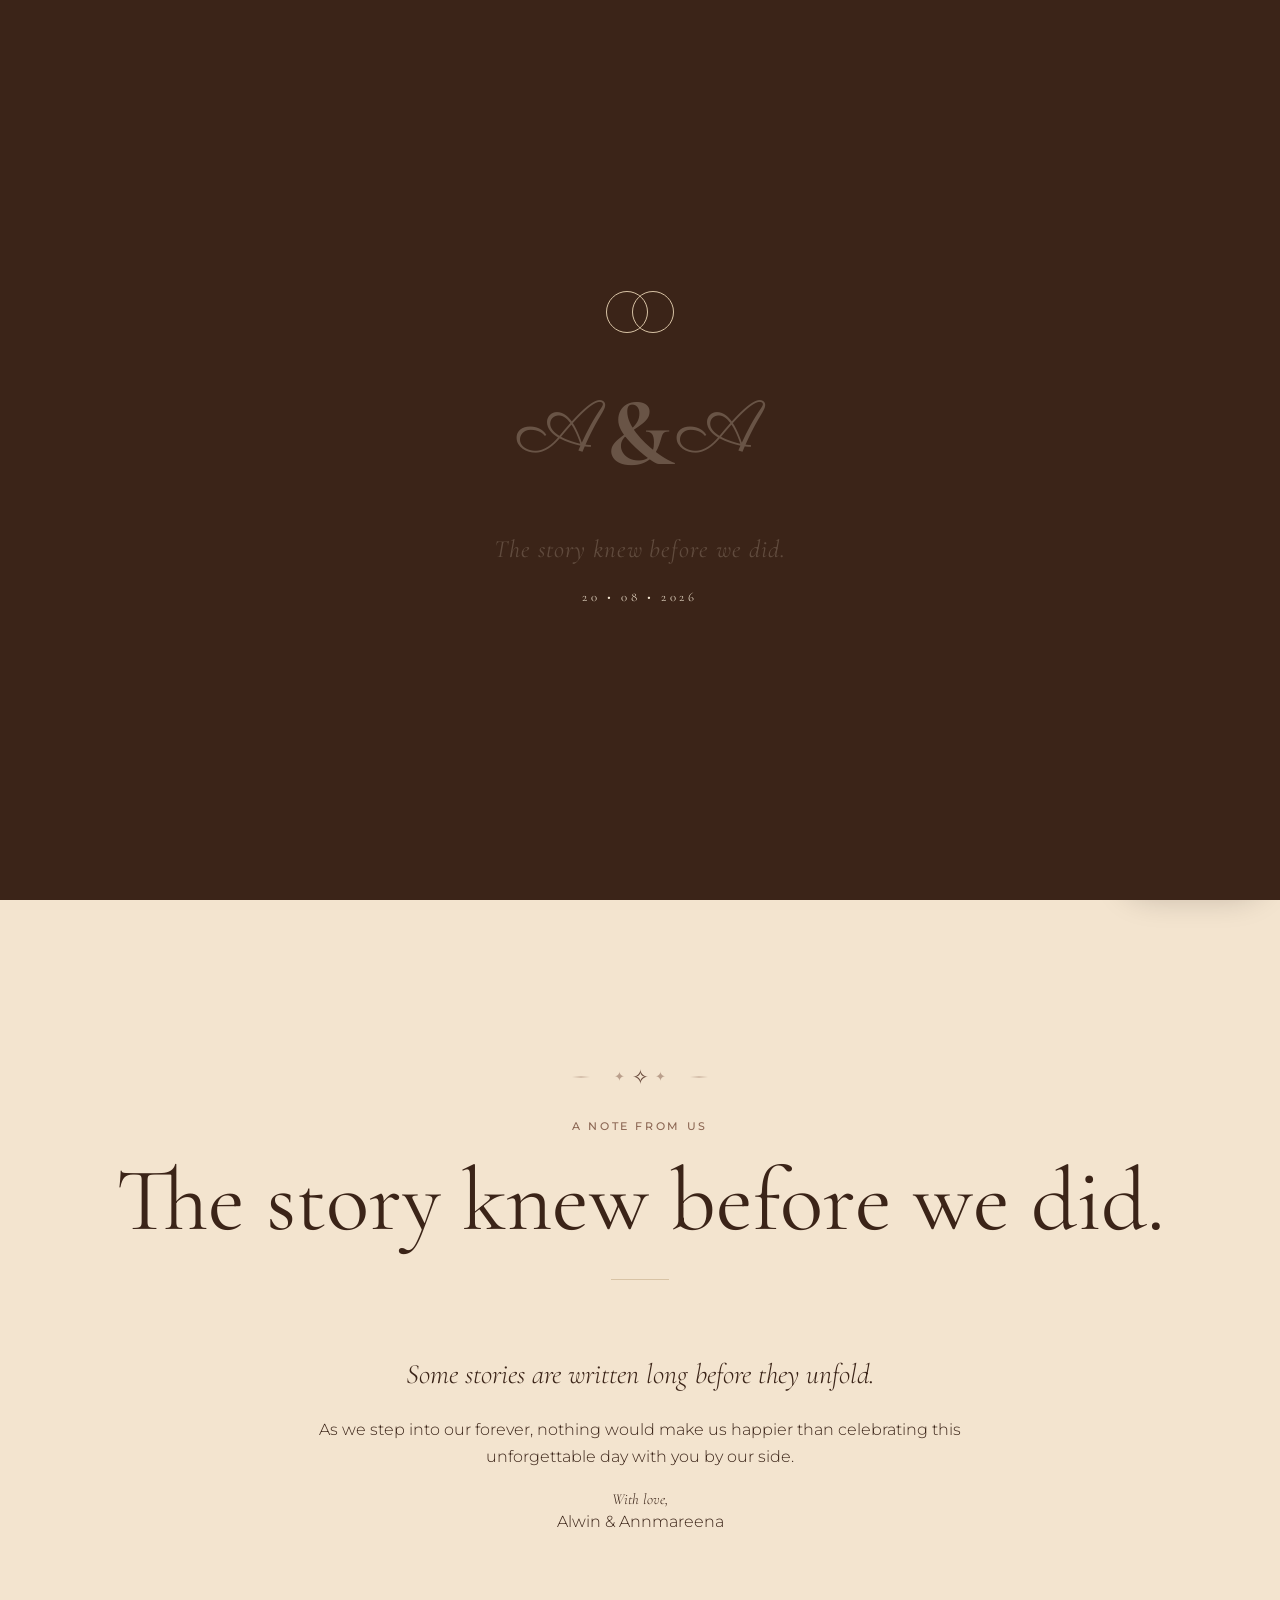
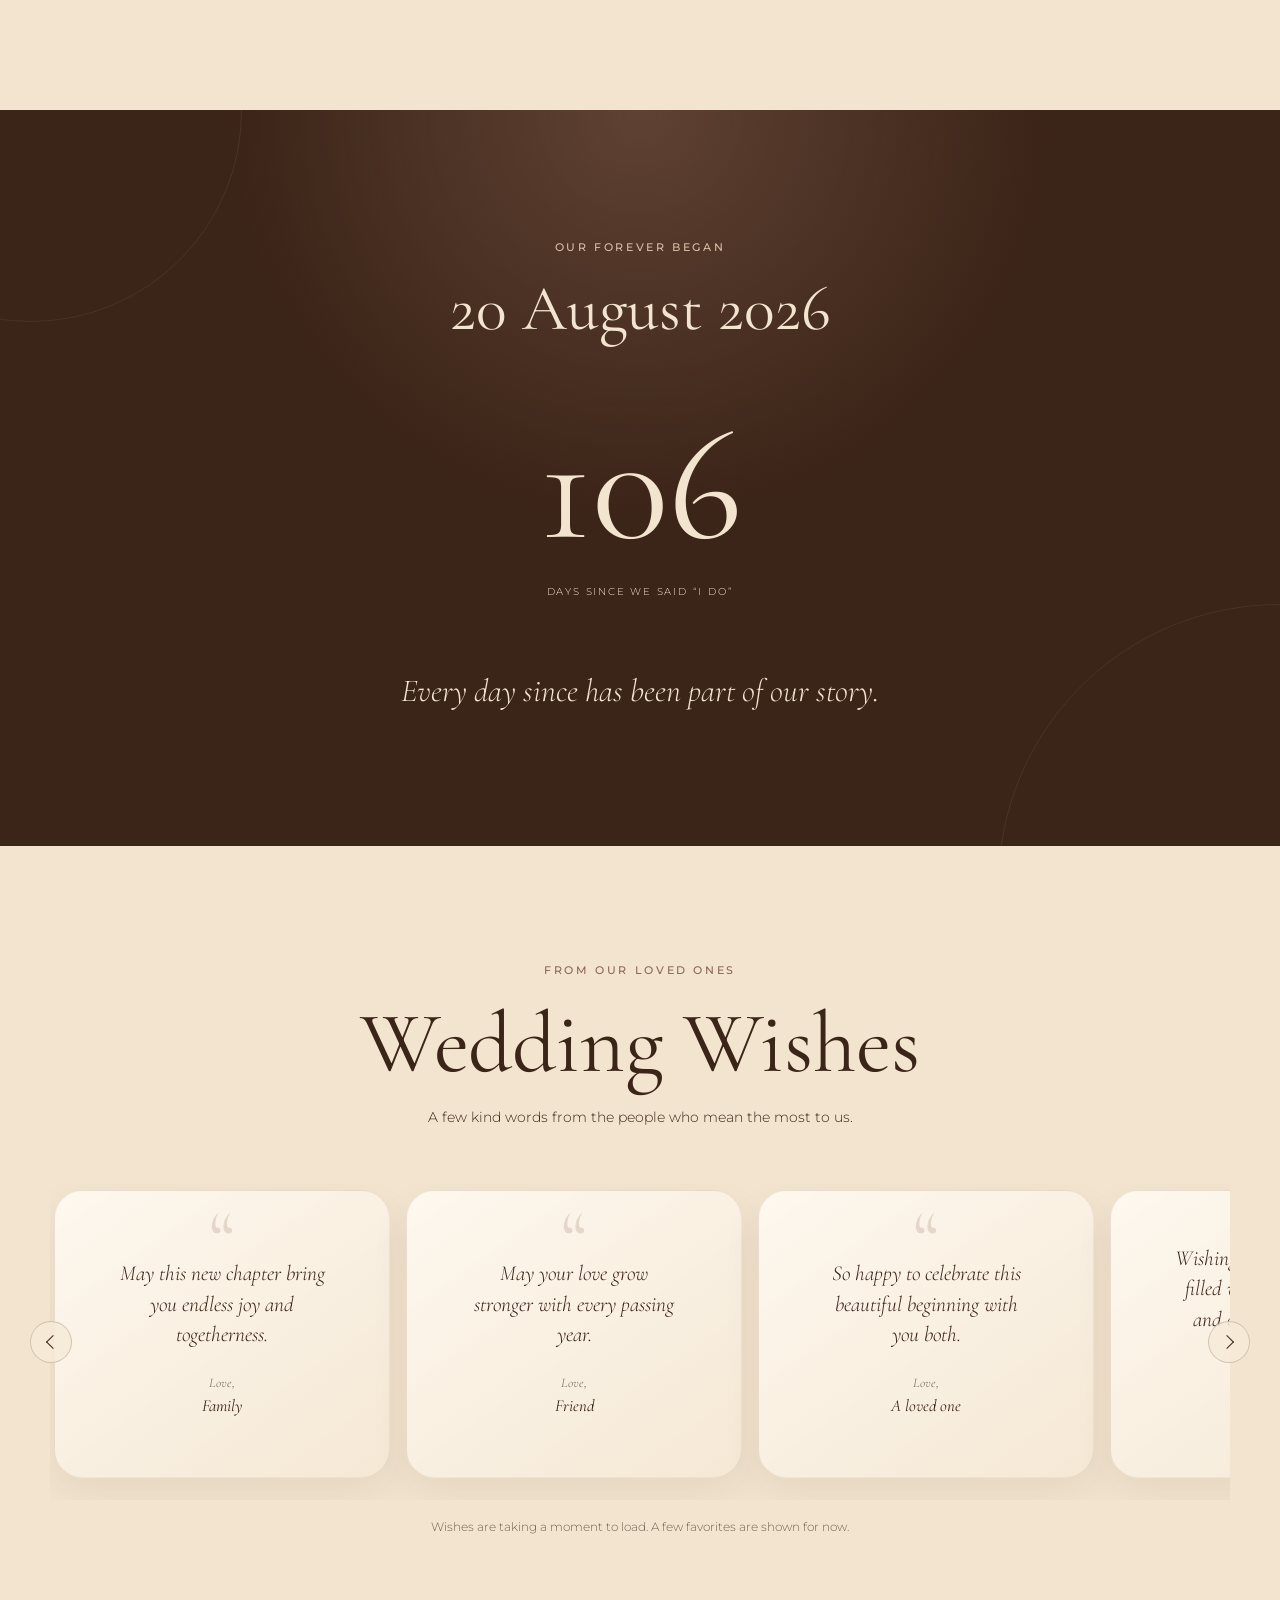
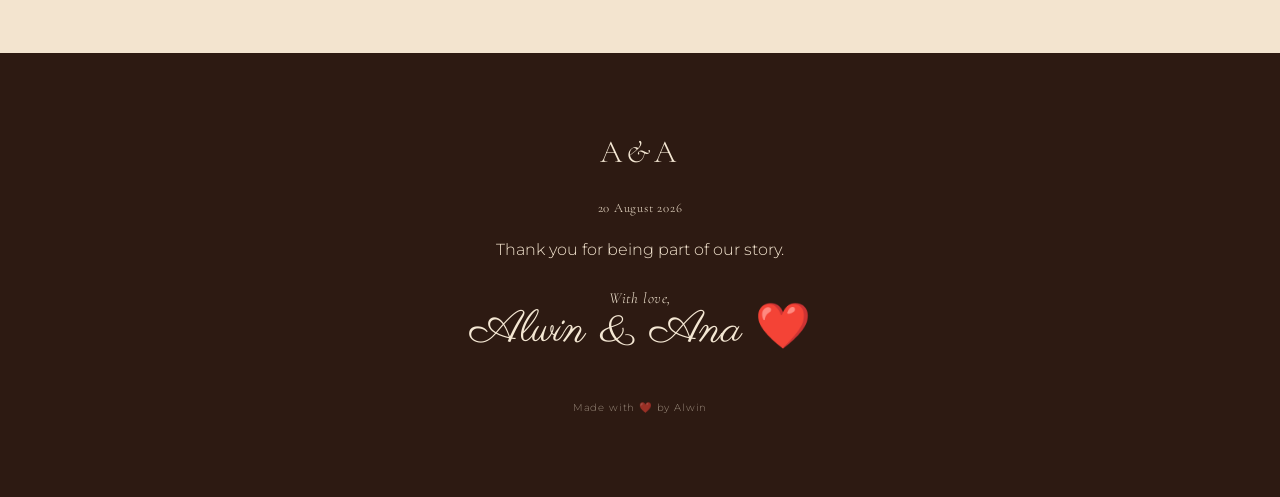
<file: index.html>
<!doctype html>
<html lang="en">
<head>
  <meta charset="utf-8">
  <meta name="viewport" content="width=device-width, initial-scale=1, viewport-fit=cover">
  <meta name="theme-color" content="#24140e">
  <meta name="apple-mobile-web-app-capable" content="yes">
  <meta name="apple-mobile-web-app-status-bar-style" content="black-translucent">
  <meta name="description" content="Celebrate the wedding of Alwin and Annmareena on 20 August 2026 in Koratty, Kerala.">
  <meta property="og:title" content="Alwin & Annmareena — 20 August 2026">
  <meta property="og:description" content="The story knew before we did. Join us as we celebrate our wedding day.">
  <meta property="og:type" content="website">
  <meta property="og:url" content="https://alwinannmareena.com/">
  <meta property="og:image" content="https://alwinannmareena.com/assets/images/og-preview.jpg">
  <meta property="og:image:secure_url" content="https://alwinannmareena.com/assets/images/og-preview.jpg">
  <meta property="og:image:type" content="image/jpeg">
  <meta property="og:image:alt" content="Wedding rings for Alwin and Annmareena">
  <meta property="og:image:width" content="1200">
  <meta property="og:image:height" content="630">
  <meta name="twitter:card" content="summary_large_image">
  <meta name="twitter:image" content="https://alwinannmareena.com/assets/images/og-preview.jpg">
  <link rel="canonical" href="https://alwinannmareena.com/">
  <link rel="icon" href="favicon.svg" type="image/svg+xml">
  <link rel="apple-touch-icon" href="assets/images/rings-hero.jpg">
  <title>💍 Alwin &amp; Annmareena | Wedding Invitation</title>

  <link rel="preconnect" href="https://fonts.googleapis.com">
  <link rel="preconnect" href="https://fonts.gstatic.com" crossorigin>
  <link href="https://fonts.googleapis.com/css2?family=Cormorant+Garamond:ital,wght@0,400;0,500;0,600;1,400;1,500&family=Montserrat:wght@300;400;500;600&family=Parisienne&display=swap" rel="stylesheet">
  <link rel="stylesheet" href="styles.css">
</head>
<body>
  <div class="page-progress" aria-hidden="true"><span></span></div>
  <div class="preloader" aria-hidden="true">
    <div class="preloader__rings"><span></span><span></span></div>
    <div class="preloader__mark"><span>A</span><b>&</b><span>A</span></div>
    <p class="preloader__quote">The story knew before we did.</p>
    <p class="preloader__date">20 • 08 • 2026</p>
  </div>

  <header class="site-header" id="siteHeader">
    <a class="monogram" href="#home" aria-label="Back to top"><span>A</span><i>&</i><span>A</span></a>
    <nav aria-label="Main navigation">
      <a href="#wishes">Wishes</a>
    </nav>
  </header>

  <main>
    <section class="hero" id="home" aria-label="Wedding introduction">
      <div class="hero__slideshow" aria-hidden="true">
        <div class="hero__slide is-active" style="--hero-image: url('assets/images/hero/hero-1.png')"></div>
        <div class="hero__slide" style="--hero-image: url('assets/images/hero/hero-2.png')"></div>
        <div class="hero__slide" style="--hero-image: url('assets/images/hero/hero-3.png')"></div>
        <div class="hero__slide" style="--hero-image: url('assets/images/hero/hero-4.png')"></div>
      </div>
      <div class="hero__overlay"></div>
      <div class="hero__grain"></div>
      <div class="hero__content">
        <p class="eyebrow hero-reveal hero-reveal--1">Together with their families</p>
        <h1><span class="hero-reveal hero-reveal--2">Alwin</span><em class="hero-reveal hero-reveal--3">&</em><span class="hero-reveal hero-reveal--4">Annmareena</span></h1>
        <div class="hero__rule hero-reveal hero-reveal--5"></div>
        <p class="hero__date hero-reveal hero-reveal--5">20 August 2026</p>
        <p class="hero__location hero-reveal hero-reveal--5">Koratty, Kerala</p>
      </div>

      <button class="music-button" id="musicButton" type="button" aria-pressed="false" aria-label="Play song">
        <span class="music-button__disc" aria-hidden="true">♫</span>
        <span class="music-button__text"><strong class="music-button__label">Play song</strong></span>
      </button>

      <a class="scroll-cue" href="#quote" aria-label="Scroll to invitation">
        <span>Scroll to begin</span>
        <i></i>
      </a>
    </section>

    <section class="quote-section reveal" id="quote">
      <div class="ornament" aria-hidden="true">
        <span>✦</span>
        <span>✧</span>
        <span>✦</span>
      </div>
      <p class="section-kicker">A note from us</p>
      <h2>The story knew before we did.</h2>
      <span class="short-rule"></span>
      <p class="quote-lead">Some stories are written long before they unfold.</p>
      <p class="quote-copy">As we step into our forever, nothing would make us happier than celebrating this unforgettable day with you by our side.</p>
      <p class="signature"><span>With love,</span> Alwin &amp; Annmareena</p>
    </section>

    <section class="countdown-section reveal" aria-labelledby="marriageDaysTitle">
      <p class="section-kicker">Our forever began</p>
      <h2 id="marriageDaysTitle">20 August 2026</h2>
      <div class="countdown countdown--marriage" data-marriage-date="2026-08-20" aria-live="polite">
        <div>
          <strong id="marriageDays">00</strong>
          <span>Days Since We Said “I Do”</span>
        </div>
      </div>
      <p class="countdown-note">Every day since has been part of our story.</p>
    </section>

    <section class="wishes-section reveal" id="wishes" aria-labelledby="wishesTitle">
      <div class="wishes-heading">
        <p class="section-kicker">From our loved ones</p>
        <h2 id="wishesTitle">Wedding Wishes</h2>
        <p>A few kind words from the people who mean the most to us.</p>
      </div>

      <div class="wishes-carousel">
        <button class="wishes-nav wishes-nav--prev" id="wishesPrev" type="button" aria-label="Previous wishes">
          <span aria-hidden="true"></span>
        </button>

        <div class="wishes-track" id="wishesTrack" aria-live="polite">
          <article class="wish-card">
            <p>Wishing you both a lifetime filled with love, laughter, and countless beautiful memories.</p>
            <footer><span>Love,</span> With love</footer>
          </article>
          <article class="wish-card">
            <p>May this new chapter bring you endless joy and togetherness.</p>
            <footer><span>Love,</span> Family</footer>
          </article>
          <article class="wish-card">
            <p>So happy to celebrate this beautiful beginning with you both.</p>
            <footer><span>Love,</span> A loved one</footer>
          </article>
          <article class="wish-card">
            <p>May your love grow stronger with every passing year.</p>
            <footer><span>Love,</span> Friend</footer>
          </article>
        </div>

        <button class="wishes-nav wishes-nav--next" id="wishesNext" type="button" aria-label="Next wishes">
          <span aria-hidden="true"></span>
        </button>
      </div>

      <button class="wishes-secondary-cta" type="button" hidden>Add Your Wish ❤️</button>

      <p class="wishes-fallback" id="wishesFallback" hidden>
        Wishes are taking a moment to load. A few favorites are shown for now.
      </p>
    </section>
  </main>

  <div class="wish-modal" id="wishModal" hidden>
    <div class="wish-modal__backdrop" data-wish-close></div>
    <div class="wish-modal__panel" role="dialog" aria-modal="true" aria-labelledby="wishModalTitle" aria-describedby="wishModalDescription">
      <button class="wish-modal__close" type="button" data-wish-close aria-label="Close wish form"></button>
      <div class="wish-modal__intro">
        <p class="section-kicker">Share a blessing</p>
        <h2 id="wishModalTitle">Leave a Blessing</h2>
        <p id="wishModalDescription">A few kind words for the beginning of our forever.</p>
        <span aria-hidden="true"></span>
      </div>
      <form class="wish-form" id="wishForm" novalidate>
        <div class="form-field">
          <label for="wishName">Your name</label>
          <input id="wishName" name="name" type="text" autocomplete="name" placeholder="John &amp; Maria" required>
          <small class="field-error" data-error-for="wishName"></small>
        </div>

        <div class="form-field">
          <label for="wishMessage">Your blessing</label>
          <textarea id="wishMessage" name="wish" rows="4" maxlength="180" placeholder="Share a blessing, prayer, or a few kind words for us…" required></textarea>
          <div class="wish-form__meta">
            <small class="field-error" data-error-for="wishMessage"></small>
            <small id="wishCount" hidden>180 characters remaining</small>
          </div>
        </div>

        <button class="button rsvp-submit wish-submit" type="submit">
          <span>Share My Blessing ❤️</span><b aria-hidden="true"></b>
        </button>

        <div class="form-status" id="wishStatus" role="status" aria-live="polite"></div>
      </form>

      <div class="wish-success" id="wishSuccess" hidden aria-live="polite">
        <div class="wish-success__mark" aria-hidden="true">❤️</div>
        <p class="section-kicker">Thank you.</p>
        <h2>Your blessing has been received.</h2>
        <p>Soon, it will become part of our wedding story.</p>
        <span aria-hidden="true">✦</span>
        <button class="button rsvp-submit wish-success__close" type="button" data-wish-close>
          <span>Close</span><b aria-hidden="true"></b>
        </button>
      </div>
    </div>
  </div>

  <footer>
    <div class="footer-monogram"><span>A</span><i>&</i><span>A</span></div>
    <p class="footer-date">20 August 2026</p>
    <p>Thank you for being part of our story.</p>
    <p class="signature signature--footer"><span>With love,</span> Alwin &amp; Ana ❤️</p>
    <p class="made-by">Made with ❤️ by Alwin</p>
  </footer>

  <audio id="weddingAudio" preload="metadata" loop>
    <source src="assets/audio/wedding-song.mp3" type="audio/mpeg">
  </audio>

  <script src="script.js"></script>
</body>
</html>
</file>
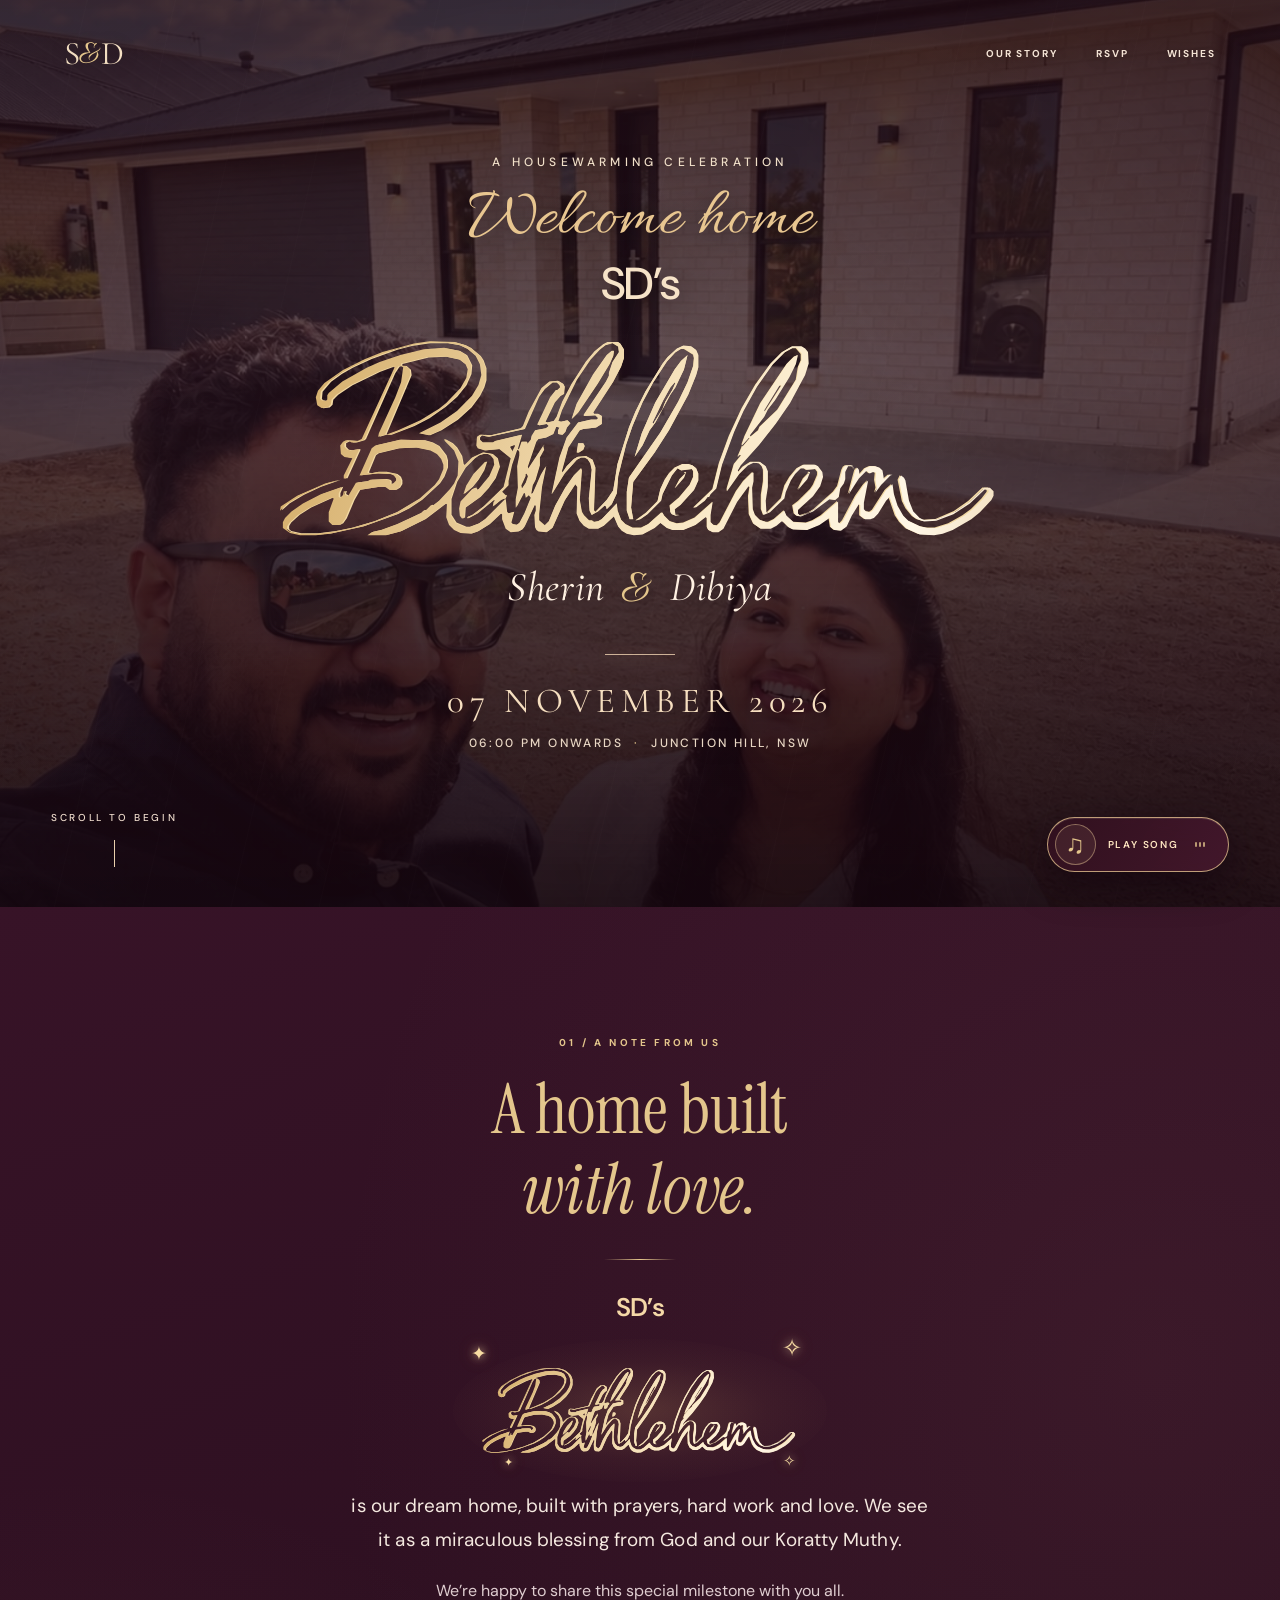
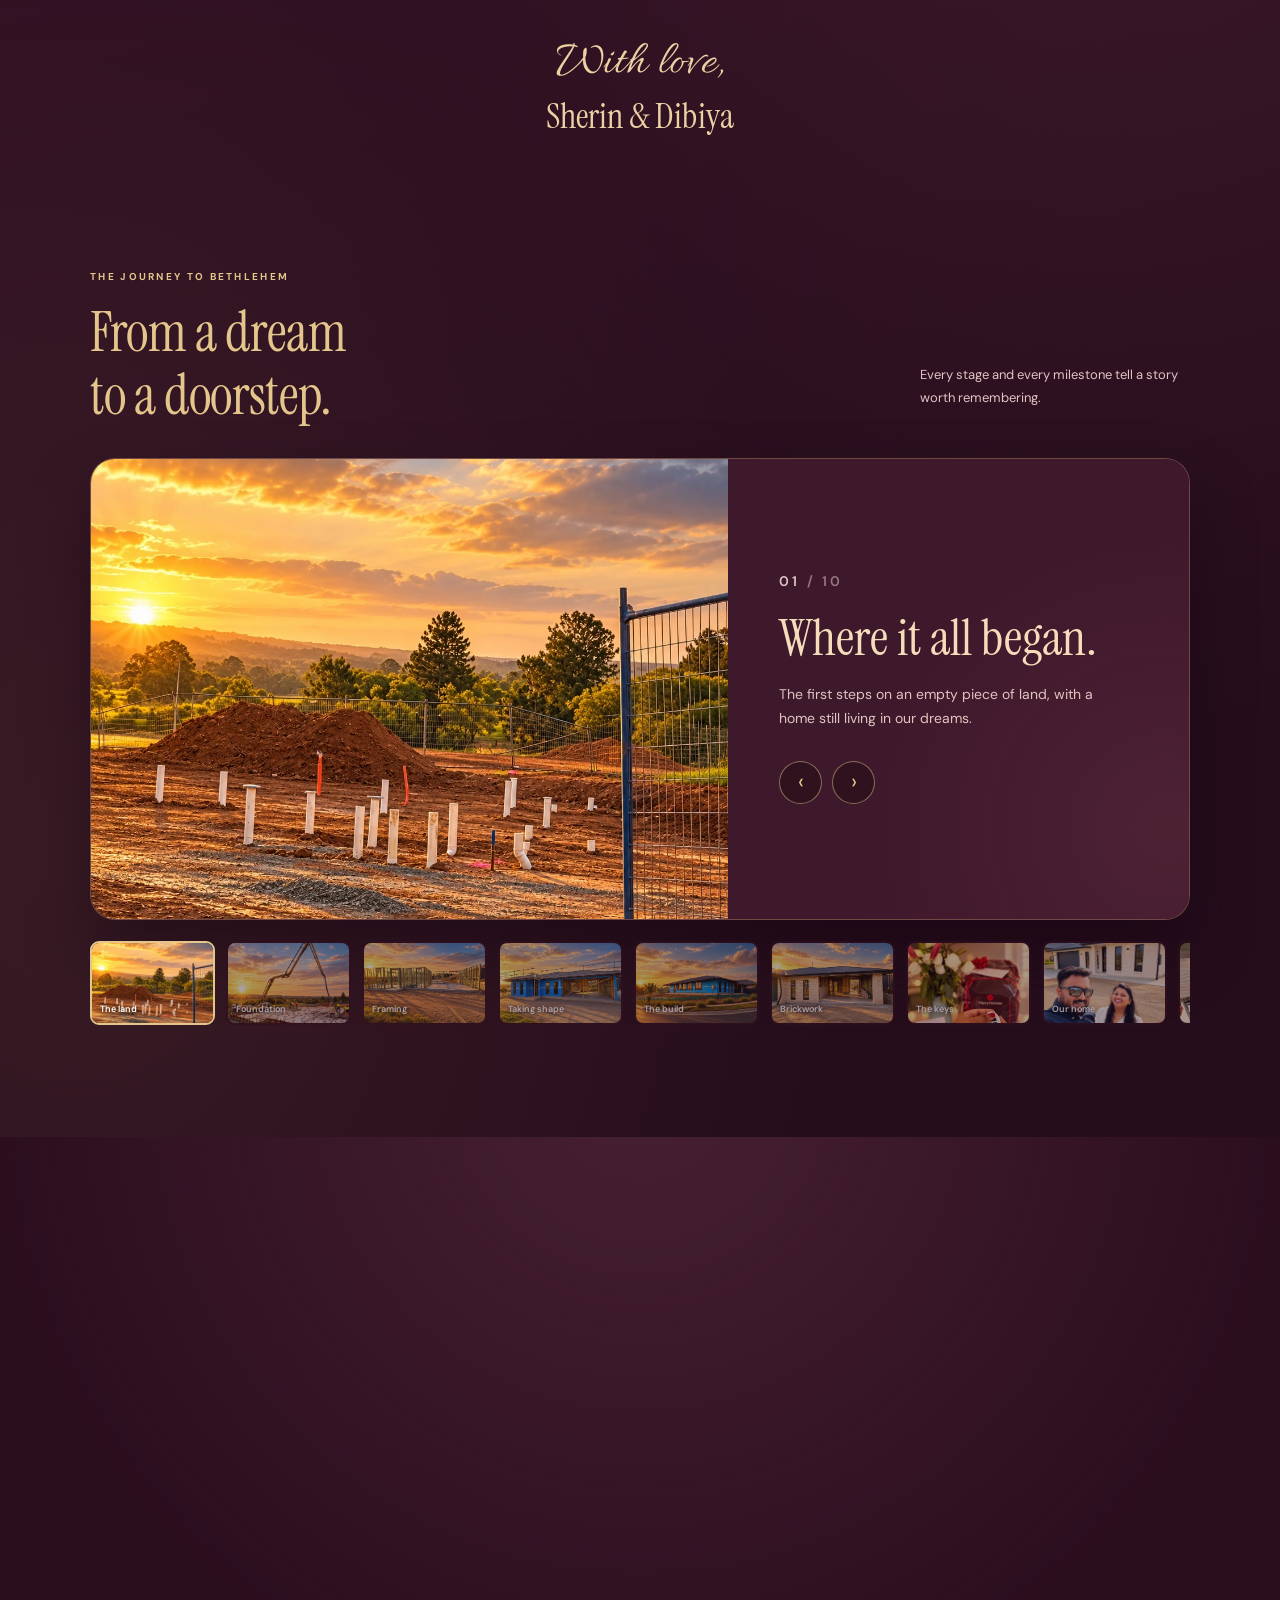
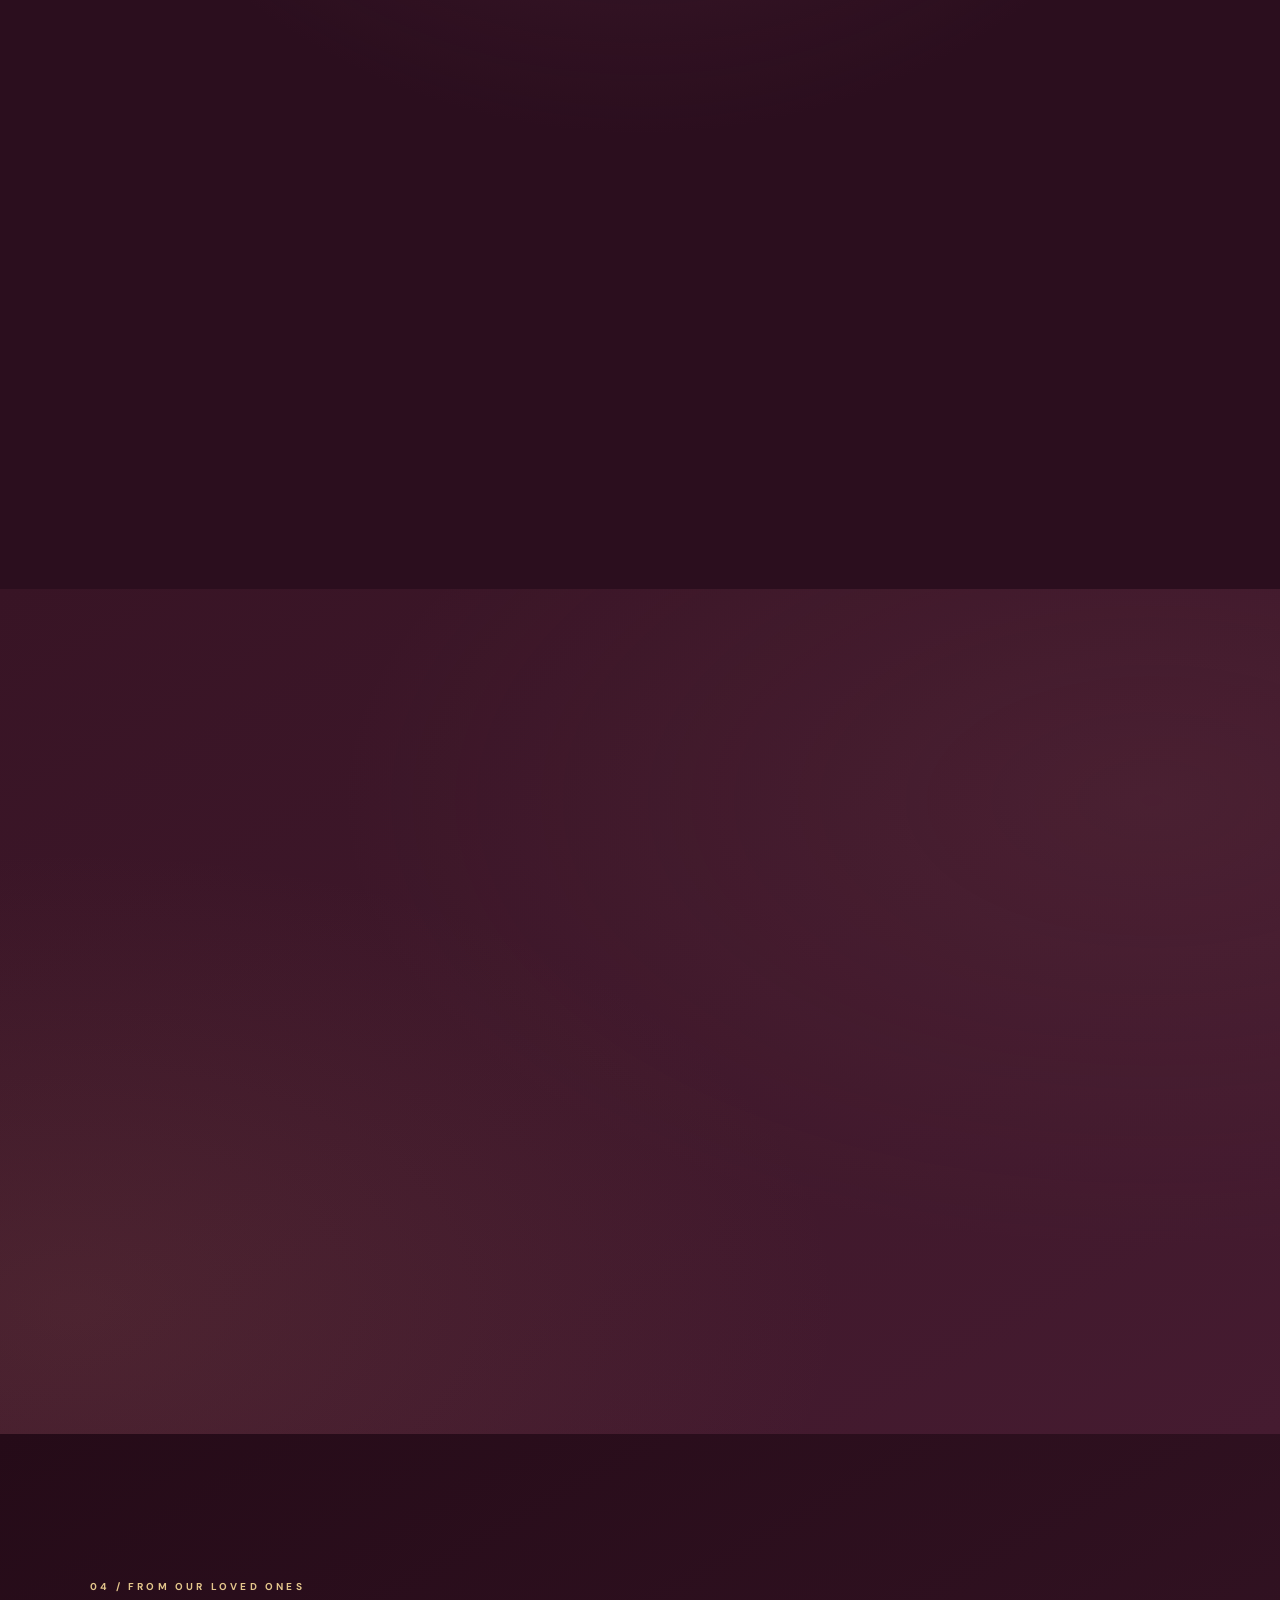
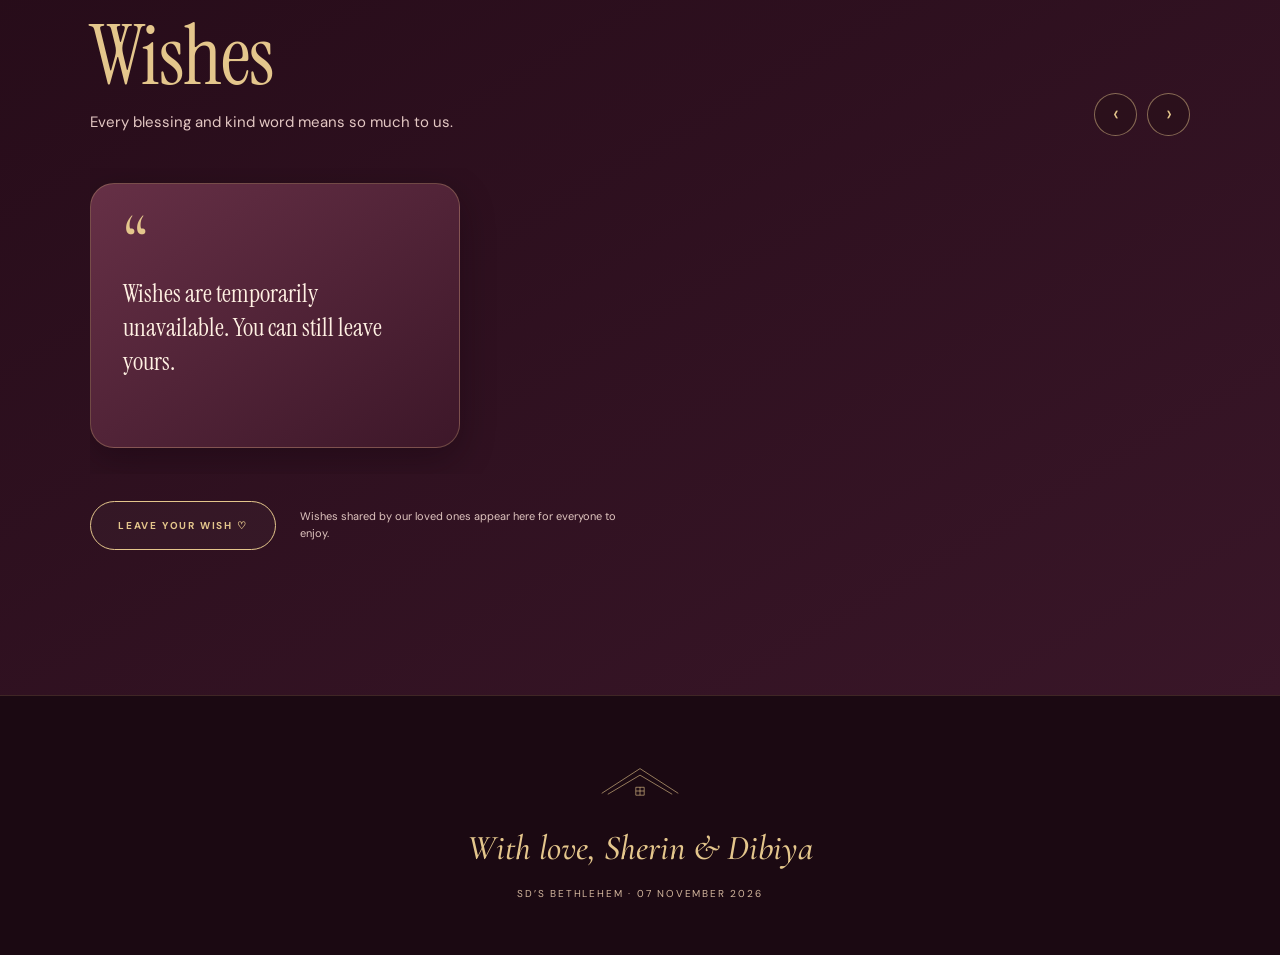
<file: engagement/index.html>
<!doctype html>
<html lang="en">
<head>
  <meta charset="utf-8">
  <meta name="viewport" content="width=device-width,initial-scale=1,viewport-fit=cover">
  <meta name="theme-color" content="#280d1b">
  <meta name="robots" content="noindex,nofollow">
  <meta name="description" content="Sherin and Dibiya invite you to celebrate SD’s BETHLEHEM on Saturday 7 November 2026 in Junction Hill, NSW.">
  <title>SD’s BETHLEHEM | Sherin &amp; Dibiya</title>
  <link rel="preconnect" href="https://fonts.googleapis.com">
  <link rel="preconnect" href="https://fonts.gstatic.com" crossorigin>
  <link href="https://fonts.googleapis.com/css2?family=Allura&amp;family=Cormorant+Garamond:ital,wght@0,400;0,500;0,600;1,400;1,500;1,600&amp;family=DM+Sans:wght@400;500;600;700&amp;family=Instrument+Serif:ital@0;1&amp;display=swap" rel="stylesheet">
  <style>
  :root { --ink:#280d1b;--deep:#210b16;--burgundy:#481a30;--wine:#60283d;--gold:#e4c68c;--muted-gold:#bea06b;--ivory:#fff4e6;--soft:#dfc6b6;--hair:#b78f6b67;--font-display:"Cormorant Garamond","EB Garamond",Georgia,serif;--font-editorial:"Instrument Serif",Georgia,serif;--font-script:"Allura","Z003",cursive;--font-body:"DM Sans",Arial,sans-serif; }
  *,*::before,*::after{box-sizing:border-box}html{scroll-behavior:smooth;scroll-padding-top:30px}body{margin:0;background:var(--ink);color:var(--ivory);font:400 15px/1.75 var(--font-body);-webkit-font-smoothing:antialiased}body.modal-open{overflow:hidden}button,input,textarea{font:inherit}a{color:inherit}button{cursor:pointer}button:focus-visible,a:focus-visible,input:focus-visible,textarea:focus-visible{outline:3px solid var(--gold);outline-offset:4px}p{margin:0 0 18px}h1,h2,h3{font-family:var(--font-display);font-weight:500;margin:0}button,a{-webkit-tap-highlight-color:transparent}img{max-width:100%}.container{width:min(1100px,calc(100% - 48px));margin-inline:auto}.eyebrow{font:700 10px/1.5 var(--font-body);letter-spacing:.32em;text-transform:uppercase;color:var(--gold)}.serif{font-family:var(--font-display)}.script{font-family:var(--font-script)}.pill{min-height:49px;padding:12px 27px;border-radius:999px;display:inline-flex;justify-content:center;align-items:center;gap:10px;text-decoration:none;border:1px solid var(--gold);font:700 10px/1.5 var(--font-body);letter-spacing:.18em;text-transform:uppercase;transition:background .28s ease,color .28s ease,box-shadow .28s ease,transform .28s ease}.pill:hover{transform:translateY(-3px);box-shadow:0 11px 28px #03000150}.pill--gold{background:var(--gold);color:var(--ink);box-shadow:0 10px 25px #0700064d}.pill--gold:hover{background:#f1d9a7}.pill--outline{background:#ffffff07;color:var(--gold)}.pill--outline:hover{background:#e4c68c1f}.icon-btn{width:43px;height:43px;display:grid;place-items:center;border:1px solid #e4c68c80;border-radius:50%;background:#2a111ab3;color:var(--gold);font-size:22px;line-height:1;transition:background .2s,transform .2s}.icon-btn:hover{background:#784b52;transform:translateY(-2px)}.sr-only{position:absolute;width:1px;height:1px;overflow:hidden;clip:rect(0 0 0 0);white-space:nowrap}.ambient{position:absolute;inset:0;z-index:-1;pointer-events:none;background:radial-gradient(ellipse at 90% 25%,#864c5626 0,transparent 50%),radial-gradient(ellipse at 6% 85%,#a16c5425 0,transparent 45%)}.gold-line{width:72px;height:1px;background:linear-gradient(90deg,transparent,var(--gold),transparent);margin:24px auto}.section-title{font-size:clamp(3.4rem,7vw,6.3rem);letter-spacing:-.045em;line-height:.9;color:var(--gold)}.section-title em{font-weight:400}
  /* A portrait-led hero, with typography on uninterrupted burgundy. */
  .hero{display:grid;grid-template-columns:50% 50%;min-height:100svh;position:relative;isolation:isolate;background:var(--deep)}.hero-media{position:relative;min-height:100svh;overflow:hidden;background:#5c3b42}.hero-photo{position:absolute;inset:0;opacity:0;transition:opacity 1.3s ease;pointer-events:none}.hero-photo.is-active{opacity:1}.hero-photo img{width:100%;height:100%;object-fit:cover;object-position:var(--pos,center);display:block;transform:scale(1.035)}.hero-photo.is-active img{animation:slowZoom 9s linear both}@keyframes slowZoom{from{transform:scale(1.035)}to{transform:scale(1.09)}}.hero-media::after{content:"";position:absolute;inset:0;pointer-events:none;background:linear-gradient(to top,#160711e0,transparent 42%,#2b0d1d38 100%)}.hero-media-info{position:absolute;left:clamp(22px,4vw,70px);bottom:35px;z-index:2;max-width:350px}.hero-media-info .mini{color:#f0d0a5;font-size:10px;font-weight:700;letter-spacing:.23em;text-transform:uppercase;margin-bottom:8px}.hero-media-info p:last-of-type{font:italic 500 clamp(1.7rem,3vw,2.5rem)/1.06 var(--font-display);margin:0 0 14px}.photo-controls{display:flex;gap:10px;align-items:center}.photo-controls .icon-btn{width:35px;height:35px;font-size:18px}.progress-dots{display:flex;gap:6px;margin-left:12px}.progress-dot{width:17px;height:3px;border:0;padding:0;border-radius:2px;background:#ffffff5e;transition:width .3s,background .3s}.progress-dot.is-active{width:35px;background:var(--gold)}
  .hero-copy{padding:38px clamp(25px,5.7vw,95px) 55px;display:flex;flex-direction:column;position:relative;z-index:1;background:linear-gradient(140deg,#391427,#240c19 82%)}.hero-copy::after{content:"";position:absolute;inset:18px;pointer-events:none;border:1px solid #d6ae7240}.hero-nav{display:flex;justify-content:space-between;gap:14px;align-items:center;position:relative;z-index:1}.monogram{font:italic 500 24px/1 var(--font-display);letter-spacing:-.06em;color:var(--gold);text-decoration:none;white-space:nowrap}.hero-nav nav{display:flex;gap:15px}.hero-nav nav a{font:700 9px/1.3 var(--font-body);letter-spacing:.1em;text-transform:uppercase;text-decoration:none;color:#e6cda9}.hero-nav a:hover{color:#fff}.hero-center{display:flex;flex-direction:column;align-items:center;text-align:center;justify-content:center;flex:1;min-height:560px;padding:32px 0 24px;position:relative;z-index:1}.roof-symbol{width:112px;height:66px;color:var(--gold);margin-bottom:23px}.roof-symbol path{stroke:currentColor;stroke-width:1.3;fill:none;stroke-dasharray:380;stroke-dashoffset:380;animation:draw 2.1s .5s ease forwards}@keyframes draw{to{stroke-dashoffset:0}}.hero h1{font-size:clamp(5.1rem,7.6vw,9rem);line-height:.65;letter-spacing:-.06em;color:var(--gold);margin:24px 0 18px}.hero h1 span,.hero h1 em{display:block}.hero h1 em{font:400 clamp(6.3rem,10.2vw,10rem)/.95 var(--font-script);letter-spacing:0;margin-left:22px;color:#f0d5b0}.hero-celebration{margin:10px 0 7px;color:#f4dfc3;font:600 10px/1.5 var(--font-body);letter-spacing:.28em;text-transform:uppercase}.hero-name{font:500 clamp(2rem,3.4vw,3.4rem)/1.05 var(--font-display);letter-spacing:.13em;margin:3px 0 0;color:var(--gold)}.hero-hosts{font:italic 500 clamp(1.9rem,3vw,2.85rem)/1 var(--font-display);margin:12px 0 0}.hero-date{color:#f3dcc0;font-size:11px;letter-spacing:.07em;margin:3px 0 25px}.hero-end{position:relative;z-index:1;text-align:center;color:#d2b18d;font:700 9px/1.4 var(--font-body);text-transform:uppercase;letter-spacing:.28em}.hero-end a{text-decoration:none}.hero-end span{display:block;background:var(--gold);height:20px;width:1px;margin:12px auto 0;animation:scrollPulse 2.8s ease-in-out infinite}@keyframes scrollPulse{50%{transform:scaleY(.5);opacity:.5}}.arrival{opacity:0;transform:translateY(22px);animation:arrive .85s cubic-bezier(.22,.7,.2,1) forwards}.arrival--1{animation-delay:.13s}.arrival--2{animation-delay:.28s}.arrival--3{animation-delay:.43s}.arrival--4{animation-delay:.6s}.arrival--5{animation-delay:.79s}@keyframes arrive{to{opacity:1;transform:translateY(0)}}
  /* Note and photo story share one intentional section. */
  .note-section{position:relative;isolation:isolate;padding:clamp(85px,10vw,140px) 0 100px;background:linear-gradient(160deg,#371327,#260d1c 73%)}.note-content{text-align:center;max-width:750px;margin:0 auto 100px}.note-content h2{margin:22px 0 0}.note-content .lead{font:500 clamp(1.7rem,3vw,2.5rem)/1.32 var(--font-display);color:#fff0dd;margin:25px auto 18px}.note-content .lead strong{font-weight:600;color:var(--gold)}.note-content .ordinary{font-size:14px;max-width:530px;margin:0 auto 24px;color:#e9d6cf}.signature{font:italic 500 29px/1.4 var(--font-display);color:var(--gold)}.signature span{font:400 45px/.9 var(--font-script);display:block;margin-bottom:10px}.story-head{display:flex;justify-content:space-between;align-items:end;gap:20px;margin-bottom:30px}.story-head h3{font:500 clamp(2.7rem,5vw,4.6rem)/1 var(--font-display);color:var(--gold);margin:13px 0 0}.story-head .caption{max-width:270px;color:#e2c3c5;font-size:13px}.story-viewer{display:grid;grid-template-columns:58% 42%;position:relative;border:1px solid var(--hair);border-radius:25px;overflow:hidden;box-shadow:0 33px 65px #10030d65;background:#3f172a}.story-photo-wrap{position:relative;min-height:460px;overflow:hidden}.story-photo-wrap img{position:absolute;inset:0;width:100%;height:100%;object-fit:cover;transition:opacity .5s,transform .8s;opacity:1}.story-photo-wrap img.is-changing{opacity:.18;transform:scale(1.04)}.story-details{padding:clamp(28px,4vw,58px);display:flex;flex-direction:column;align-items:flex-start;justify-content:center;background:radial-gradient(circle at 95% 80%,#7c42503b,transparent 55%),#3e182b}.story-count{font:600 11px/1 var(--font-body);letter-spacing:.23em;color:var(--gold);margin-bottom:22px}.story-count span{opacity:.55}.story-details h4{font:500 clamp(2.4rem,4vw,4.2rem)/.98 var(--font-display);margin:0 0 17px;color:#f6dcba}.story-details p{max-width:350px;color:#e0c4c1;font-size:14px}.story-controls{display:flex;gap:10px;margin-top:12px}.story-strip{display:flex;gap:11px;overflow-x:auto;scroll-snap-type:x mandatory;padding:21px 0 12px;scrollbar-width:thin;scrollbar-color:#b28e70 #401c2a}.story-thumb{display:block;position:relative;flex:0 0 125px;height:84px;border-radius:9px;border:2px solid transparent;padding:0;background:#31101f;opacity:.6;overflow:hidden;scroll-snap-align:center;transition:opacity .2s,border-color .2s,transform .2s}.story-thumb:hover{opacity:.85;transform:translateY(-2px)}.story-thumb.is-active{opacity:1;border-color:var(--gold)}.story-thumb img{width:100%;height:100%;object-fit:cover}.story-thumb span{position:absolute;left:8px;bottom:5px;color:white;text-shadow:0 1px 5px black;font-size:9px;font-weight:600}
  .details-section{position:relative;padding:clamp(95px,12vw,150px) 0;text-align:center;background:radial-gradient(circle at 50% -5%,#713c4f66,transparent 51%),#2b0e1e}.details-section h2{margin:19px 0 10px}.details-section .intro{color:#efdbca;font:italic 500 clamp(1.55rem,2.7vw,2.1rem)/1.35 var(--font-display);margin:0 auto 43px;max-width:640px}.invitation-grid{display:grid;grid-template-columns:1fr 1fr 1.3fr;border:1px solid #b79b78aa;border-radius:25px;overflow:hidden;max-width:1010px;margin:auto;box-shadow:0 22px 48px #0801086b;background:linear-gradient(135deg,#5d293f73,#2c10218f)}.invitation-cell{padding:43px 20px;display:flex;flex-direction:column;align-items:center;justify-content:center}.invitation-cell+.invitation-cell{border-left:1px solid var(--hair)}.invitation-cell .label{font-size:10px;text-transform:uppercase;letter-spacing:.24em;color:var(--gold);font-weight:700;margin-bottom:16px}.invitation-cell .big{font:500 clamp(3rem,5vw,5.2rem)/.85 var(--font-display);color:var(--ivory);margin:0 0 12px}.invitation-cell .small{font-size:13px;color:#dfc9c5;margin:0;line-height:1.8}.invitation-cell .place{font:500 35px/1 var(--font-display);color:var(--ivory);margin:0 0 12px}.details-tag{margin-top:26px;color:var(--gold);font:500 22px var(--font-display);letter-spacing:.08em}
  .rsvp-section{position:relative;isolation:isolate;background:linear-gradient(150deg,#381425,#451b30);padding:clamp(95px,12vw,150px) 0}.rsvp-layout{display:grid;grid-template-columns:42% 58%;align-items:center;gap:clamp(28px,5vw,75px)}.rsvp-intro h2{margin:20px 0 12px}.rsvp-intro h2 em{font:400 clamp(4.7rem,7vw,7rem)/.75 var(--font-script);display:block;margin:20px 0 26px 12px;color:#efd1a1}.rsvp-intro p:last-child{color:#ecd5d1;max-width:350px}.rsvp-card{max-width:560px;padding:clamp(28px,5vw,55px);border-radius:28px;border:1px solid var(--hair);background:linear-gradient(150deg,#6b3447ab,#3b1428c4);box-shadow:0 30px 70px #16030e8f}.field-label{display:block;font-weight:700;font-size:10px;letter-spacing:.2em;text-transform:uppercase;color:var(--gold);margin-bottom:9px}.field-input{display:block;width:100%;margin:0 0 26px;padding:13px 0 14px;border:0;border-bottom:1px solid #e4c68c80;background:transparent;color:var(--ivory);border-radius:0;font-size:15px;outline-offset:2px}.field-input::placeholder{color:#cfb1b5}.field-input:focus{border-color:var(--gold);outline:0;box-shadow:0 2px 0 var(--gold)}textarea.field-input{min-height:75px;resize:vertical}.choices{display:flex;gap:10px;margin:0 0 25px}.choice{position:relative;flex:1;display:flex;align-items:center;justify-content:center;text-align:center;min-height:55px;border:1px solid #d4b89194;border-radius:999px;padding:10px 12px;color:#f0d7cd;font-size:12px;cursor:pointer;transition:background .2s,border-color .2s,box-shadow .2s}.choice:has(input:checked){background:var(--gold);color:var(--ink);font-weight:700;box-shadow:0 6px 18px #16040d5c}.choice:has(input:focus-visible){outline:3px solid var(--gold);outline-offset:3px}.choice input{position:absolute;width:1px;height:1px;opacity:0}.rsvp-card .pill{width:100%}.note{font-size:11px;color:#dfc5bf;line-height:1.6}.rsvp-card .note{text-align:center;margin:15px 0 0}.toast{font-size:13px;color:#f9daa4;text-align:center;font-weight:600;margin-top:14px}.toast:empty{display:none}
  .wishes-section{padding:clamp(95px,12vw,145px) 0;background:linear-gradient(150deg,#250b18,#391628);overflow:hidden}.wishes-head{display:flex;justify-content:space-between;gap:25px;align-items:end;margin-bottom:32px}.wishes-head h2{margin:14px 0 8px}.wishes-head p:last-child{color:#e3c7c3;margin:0}.wishes-controls{display:flex;gap:10px;flex:none}.wish-track{display:flex;gap:20px;overflow-x:auto;scroll-snap-type:x mandatory;padding:15px 0 26px;scrollbar-color:#b89372 transparent;scrollbar-width:thin}.wish{display:flex;flex-direction:column;flex:0 0 clamp(280px,34vw,370px);min-height:265px;padding:32px;border-radius:24px;background:linear-gradient(145deg,#663046,#3d1729);border:1px solid var(--hair);scroll-snap-align:start;box-shadow:0 12px 35px #10030d54}.wish::before{content:'“';font:400 75px/.65 var(--font-display);color:var(--gold)}.wish p{font:500 25px/1.2 var(--font-display);margin:13px 0 26px;color:#fff1e3;flex:1}.wish strong{font-size:11px;letter-spacing:.1em;text-transform:uppercase;color:var(--gold)}.wish-actions{display:flex;gap:24px;align-items:center;margin-top:27px;flex-wrap:wrap}.wish-actions .note{max-width:340px;margin:0}.footer{padding:65px 24px 50px;text-align:center;background:#1b0912;border-top:1px solid #9e745a45}.footer .roof-symbol{margin:0 auto 12px;width:84px;height:46px}.footer p{font:italic 500 35px/1.2 var(--font-display);color:var(--gold);margin-bottom:10px}.footer small{font-size:10px;letter-spacing:.18em;text-transform:uppercase;color:#d4b79e}
  .modal{position:fixed;inset:0;z-index:20;background:#13040ebd;display:none;align-items:center;justify-content:center;padding:24px;overflow:auto}.modal.open{display:flex}.modal-card{position:relative;width:min(100%,480px);max-height:calc(100vh - 40px);overflow-y:auto;border-radius:25px;border:1px solid var(--gold);padding:clamp(25px,5vw,44px);background:linear-gradient(150deg,#643046,#32101f);box-shadow:0 25px 80px #000a}.modal-head{display:flex;justify-content:space-between;gap:10px;align-items:center;margin-bottom:28px}.modal-head h3{font:500 47px/1 var(--font-display);color:var(--gold)}.modal-close{border:0;background:transparent;color:var(--gold);font-size:32px;line-height:1;width:40px;height:40px}.modal-card .pill{width:100%}.modal-card .note{text-align:center;margin:14px 0 0}
  /* Sections never disappear if JS fails. */
  .js-motion .reveal{opacity:0;transform:translateY(25px);transition:opacity .8s ease,transform .8s cubic-bezier(.23,.67,.24,1)}.js-motion .reveal.in-view{opacity:1;transform:translateY(0)}
  @media(max-width:1000px){.hero{grid-template-columns:48% 52%}.hero-copy{padding-inline:26px}.hero-nav nav{gap:10px}.hero h1{font-size:clamp(5rem,8vw,7.3rem)}.hero h1 em{font-size:clamp(6rem,10vw,8rem)}.hero-center{min-height:500px}.invitation-cell{padding-inline:10px}.rsvp-layout{gap:35px}}
  @media(max-width:720px){.container{width:min(100% - 38px,550px)}.hero{display:flex;flex-direction:column;min-height:100svh}.hero-media{order:0;min-height:40svh;height:40svh}.hero-copy{order:1;padding:21px 28px 35px;min-height:60svh}.hero-copy::after{inset:11px}.hero-nav{padding:6px 0}.hero-center{min-height:auto;padding:40px 4px 28px}.hero h1{font-size:clamp(5.8rem,17vw,8rem);margin:15px 0}.hero h1 em{font-size:clamp(6.5rem,19vw,9rem)}.roof-symbol{height:52px;width:92px;margin-bottom:8px}.hero-celebration{margin-top:8px}.hero-name{font-size:2.1rem}.hero-hosts{font-size:2rem}.hero-date{margin-bottom:20px}.hero-end{padding-bottom:12px}.hero-media-info{bottom:16px;left:20px}.hero-media-info p:last-of-type{font-size:1.7rem}.photo-controls .icon-btn{width:32px;height:32px}.note-content{margin-bottom:70px}.note-section{padding:85px 0 75px}.story-head{display:block}.story-head .caption{margin:12px 0 0}.story-viewer{display:block;border-radius:21px}.story-photo-wrap{height:270px;min-height:270px}.story-details{padding:27px;min-height:270px}.story-details h4{font-size:2.8rem}.story-details p{margin-bottom:12px}.story-thumb{flex-basis:100px;height:75px}.invitation-grid{grid-template-columns:1fr}.invitation-cell{padding:30px 20px}.invitation-cell+.invitation-cell{border-left:0;border-top:1px solid var(--hair)}.invitation-cell .big{font-size:4.25rem}.rsvp-layout{display:block}.rsvp-intro{text-align:center}.rsvp-intro p:last-child{max-width:410px;margin:0 auto 30px}.rsvp-intro h2 em{margin:14px 0 24px}.wishes-head{align-items:end}.wish{flex-basis:min(85vw,330px)}.wishes-head p:last-child{font-size:13px}}
  @media(max-width:390px){.hero-media{min-height:36svh;height:36svh}.hero-nav nav a{font-size:8px}.monogram{font-size:20px}.hero h1{font-size:5.25rem}.hero h1 em{font-size:6.1rem}.hero-name{font-size:1.75rem}.hero-date{font-size:10px}.choices{flex-direction:column}.choice{min-height:46px}.wishes-head{flex-wrap:wrap}}
  @media(prefers-reduced-motion:reduce){html{scroll-behavior:auto}*,*::before,*::after{animation-duration:.01ms!important;animation-iteration-count:1!important;transition-duration:.01ms!important}.arrival,.js-motion .reveal{opacity:1;transform:none}.roof-symbol path{stroke-dashoffset:0}}
  
.rsvp-layout{grid-template-columns:minmax(0, .8fr) minmax(0, 1.2fr)}
/* The invitation hero follows the full-bleed, centred editorial composition of the wedding site. */
.hero--cinematic {
  position:relative;
  isolation:isolate;
  display:flex;
  flex-direction:column;
  justify-content:center;
  align-items:center;
  width:100%;
  min-height:100svh;
  height:auto;
  padding:0;
  overflow:hidden;
  text-align:center;
  background:#240c18;
}
.hero--cinematic .hero-media { position:absolute; inset:0; min-height:0; height:auto; width:100%; z-index:-3; overflow:hidden; }
.hero--cinematic .hero-photo { position:absolute; inset:0; opacity:0; transition:opacity 1.8s cubic-bezier(.28,.65,.22,1); pointer-events:none; }
.hero--cinematic .hero-photo.is-active { opacity:1; }
.hero--cinematic .hero-photo img { width:100%; height:100%; object-fit:cover; object-position:var(--pos,center); filter:saturate(.75) sepia(.16) brightness(.78); transform:scale(1.045); }
.hero--cinematic .hero-photo.is-active img { animation:cinematicZoom 9s ease-out both; }
@keyframes cinematicZoom { from{transform:scale(1.075)} to{transform:scale(1.015)} }
.hero--cinematic .hero-veil {
  position:absolute; inset:0; z-index:-1; pointer-events:none;
  background:linear-gradient(180deg,rgba(31,10,18,.70) 0%, rgba(42,19,29,.62) 40%, rgba(28,9,17,.77) 75%, rgba(21,6,13,.90) 100%),radial-gradient(ellipse at 50% 48%,rgba(88,48,56,.03),rgba(35,7,22,.38) 80%);
}
.hero--cinematic .hero-veil::after{content:"";position:absolute;inset:0;opacity:.16;background-image:repeating-linear-gradient(103deg,transparent 0 84px,#fff2df10 85px,transparent 86px);}
.hero--cinematic .hero-nav { position:absolute;top:clamp(26px,4vh,44px);left:clamp(25px,5vw,74px);right:clamp(25px,5vw,74px);z-index:4;display:flex;justify-content:space-between;align-items:center; }
.hero--cinematic .monogram { font:400 33px/1 var(--font-display);letter-spacing:-.09em;display:inline-flex;align-items:center;gap:1px;color:#f4e0c3;text-shadow:0 2px 18px #0005; }
.hero--cinematic .monogram i {font:400 1.04em/1 var(--font-script);margin:0 1px 0 0;position:relative;top:3px;color:var(--gold);}
.hero--cinematic .hero-nav nav { gap:clamp(18px,3vw,38px); }
.hero--cinematic .hero-nav nav a { font-size:10px;letter-spacing:.19em;color:#f4e4d5;text-shadow:0 2px 12px #0006; }
.hero--cinematic .hero-center { position:relative;z-index:2;flex:none;display:flex;flex-direction:column;justify-content:center;align-items:center;width:min(100%,970px);min-height:0;padding:clamp(118px,17vh,170px) 20px clamp(122px,17vh,165px);margin:auto;text-align:center; }
.hero--cinematic .hero-kicker { margin:0 0 clamp(12px,2vh,22px);color:#f1e0c9;font-size:clamp(10px,1.05vw,12px);font-weight:500;letter-spacing:.35em;text-shadow:0 2px 15px #0009; }
.hero--cinematic .hero-script { font:400 clamp(2.7rem,5.4vw,4.4rem)/.9 var(--font-script);color:#e8c690;margin:0 0 8px;text-shadow:0 4px 25px #0007; }
.hero--cinematic h1 { display:flex;flex-direction:column;align-items:center;gap:0;margin:0;color:#f6e3c8;text-shadow:0 4px 28px #0008;font:400 clamp(4.2rem,7.6vw,7.6rem)/.83 var(--font-display);letter-spacing:-.046em; }
.hero--cinematic h1 span {display:block;font-size:.7em;line-height:1;letter-spacing:-.045em;font-weight:400;}
.hero--cinematic h1 strong {display:block;line-height:.91;font-weight:400;letter-spacing:-.036em;}
.hero--cinematic .hero-hosts { font:italic 400 clamp(1.75rem,3.2vw,2.6rem)/1.1 var(--font-display);letter-spacing:.015em;color:#fff1e2;margin:clamp(17px,3vh,28px) 0 0;text-shadow:0 4px 25px #0007; }
.hero--cinematic .hero-hosts span {font-family:var(--font-script);font-style:normal;color:var(--gold);font-size:1.18em;margin:0 .1em;}
.hero--cinematic .hero-rule {display:block;width:70px;height:1px;margin:clamp(25px,4vh,38px) auto clamp(25px,3vh,34px);background:#f2d5b3cc;box-shadow:0 0 12px #e4c68c56;}
.hero--cinematic .hero-date {font:400 clamp(1.55rem,2.9vw,2.2rem)/1.1 var(--font-display);letter-spacing:.16em;color:#f6dfc0;margin:0 0 12px;text-shadow:0 3px 18px #0007;}
.hero--cinematic .hero-location {font:500 clamp(10px,1vw,12px)/1.8 var(--font-body);letter-spacing:.2em;color:#e9d7c4;margin:0;text-shadow:0 3px 18px #0007;}
.hero--cinematic .hero-location span {padding:0 .5em;color:var(--gold);}
.hero--cinematic .hero-bottom { position:absolute;bottom:clamp(21px,4.5vh,45px);left:clamp(23px,4vw,62px);right:clamp(23px,4vw,62px);z-index:5;display:flex;justify-content:space-between;align-items:flex-end;gap:20px; }
.hero--cinematic .hero-end {position:relative;display:flex;flex-direction:column;align-items:flex-start;text-align:left;padding:0;margin:0;color:#f0ddcd;text-decoration:none;font:500 10px/1.4 var(--font-body);letter-spacing:.26em;}
.hero--cinematic .hero-end span{display:inline;width:auto;height:auto;margin:0;background:none;animation:none;white-space:nowrap;}
.hero--cinematic .hero-end i {display:block;width:1px;height:27px;margin:15px auto 0 50%;background:#e9d0ad;transform-origin:top;animation:scrollPulse 2.8s ease-in-out infinite;}
.hero--cinematic .hero-media-info {position:relative;bottom:auto;left:auto;display:flex;align-items:center;gap:16px;max-width:none;margin:0;}
.hero--cinematic .hero-media-info .mini {font:600 9px/1.4 var(--font-body);letter-spacing:.22em;color:var(--gold);margin:0 0 3px;}
.hero--cinematic .hero-photo-caption {text-align:right;}
.hero--cinematic .hero-media-info .hero-photo-caption p:last-of-type {font:italic 400 21px/1.1 var(--font-display);margin:0;color:#f4e2d2;}
.hero--cinematic .photo-controls {display:flex;align-items:center;gap:9px;padding:8px 12px;border:1px solid #e6c7a988;border-radius:999px;background:#2c101d70;backdrop-filter:blur(13px);box-shadow:0 10px 32px #0005;}
.hero--cinematic .photo-controls .icon-btn {width:32px;height:32px;display:grid;place-items:center;border:0;background:transparent;font-size:23px;box-shadow:none;color:#f3e2cb;}
.hero--cinematic .photo-controls .icon-btn:hover {background:#fff2df1c;}
.hero--cinematic .progress-dots {margin:0;gap:5px;}
.hero--cinematic .progress-dot {height:3px;width:11px;border-radius:999px;background:#e8cda36b;}
.hero--cinematic .progress-dot.is-active {width:25px;background:var(--gold);}
.hero--cinematic .arrival { transform:translateY(15px); }
@media (max-width:720px) {
  .hero--cinematic {display:flex;min-height:100svh;height:auto;}
  .hero--cinematic .hero-media {order:unset;min-height:0;height:auto;}
  .hero--cinematic .hero-nav {top:max(27px,env(safe-area-inset-top));left:27px;right:27px;}
  .hero--cinematic .hero-nav nav {display:none;}
  .hero--cinematic .monogram {font-size:29px;}
  .hero--cinematic .hero-center {min-height:0;width:100%;padding:clamp(120px,17vh,152px) 16px clamp(132px,18vh,158px);}
  .hero--cinematic .hero-kicker {font-size:10px;letter-spacing:.24em;margin-bottom:15px;}
  .hero--cinematic .hero-script {font-size:clamp(3.1rem,12vw,4.2rem);margin-bottom:12px;}
  .hero--cinematic h1 {font-size:clamp(3.7rem,12.2vw,5.6rem);letter-spacing:-.045em;}
  .hero--cinematic h1 span {font-size:.73em;}
  .hero--cinematic .hero-hosts {font-size:clamp(2rem,6vw,2.6rem);margin-top:19px;}
  .hero--cinematic .hero-rule {margin:30px auto 27px;width:62px;}
  .hero--cinematic .hero-date {font-size:clamp(1.5rem,6.2vw,2rem);letter-spacing:.13em;}
  .hero--cinematic .hero-location {font-size:10px;letter-spacing:.12em;max-width:340px;}
  .hero--cinematic .hero-bottom {bottom:max(24px,env(safe-area-inset-bottom));left:26px;right:26px;}
  .hero--cinematic .hero-end {font-size:9px;letter-spacing:.19em;}
  .hero--cinematic .hero-media-info .hero-photo-caption {display:none;}
  .hero--cinematic .photo-controls {gap:6px;padding:5px 7px;}
  .hero--cinematic .photo-controls .icon-btn {width:27px;height:30px;font-size:20px;}
  .hero--cinematic .progress-dots {gap:4px;}
  .hero--cinematic .progress-dot {width:9px;}
  .hero--cinematic .progress-dot.is-active {width:18px;}
}
@media (max-width:390px) {
  .hero--cinematic .hero-center {padding-top:113px;padding-bottom:118px;}
  .hero--cinematic h1 {font-size:clamp(3.35rem,11.7vw,4.5rem);}
  .hero--cinematic .hero-hosts {font-size:1.9rem;}
  .hero--cinematic .hero-location {font-size:9px;}
  .hero--cinematic .hero-bottom {left:18px;right:18px;}
}
@media (max-height:700px) and (max-width:720px) {
  .hero--cinematic .hero-center {padding-top:103px;padding-bottom:107px;}
  .hero--cinematic .hero-kicker {margin-bottom:8px;}
  .hero--cinematic .hero-script {font-size:2.9rem;margin-bottom:8px;}
  .hero--cinematic .hero-hosts {margin-top:10px;}
  .hero--cinematic .hero-rule {margin:18px auto;}
}
@media (prefers-reduced-motion:reduce) {
  .hero--cinematic .hero-photo.is-active img {animation:none;transform:none;}
  .hero--cinematic .arrival {opacity:1;transform:none;animation:none;}
  .hero--cinematic .hero-end i {animation:none;}
}


/* New nine-photo story: mobile polish and accessible focus states. */
.hero--cinematic .hero-center { max-width:100%; }
.hero--cinematic h1 strong { max-width:100%; overflow-wrap:normal; }
.hero--cinematic .hero-photo img { filter:saturate(.86) sepia(.07) brightness(.84); }
.hero--cinematic .hero-media::after { display:none; }
.hero--cinematic .hero-photo-caption { pointer-events:none; }
.hero--cinematic .progress-dot:focus-visible { outline:2px solid var(--gold);outline-offset:5px; }
.story-thumb:focus-visible { outline:3px solid var(--gold);outline-offset:3px; }
@media (max-width:720px){
 .hero--cinematic .hero-center{padding-inline:18px;}
 .hero--cinematic .hero-photo img {object-position:var(--pos,center);}
 .story-details{min-width:0;}
 .story-viewer{max-width:100%;}
}
@media (max-width:380px){
 .hero--cinematic h1{font-size:clamp(2.95rem,11.3vw,4.1rem);}
 .hero--cinematic .hero-hosts{font-size:1.7rem;}
 .hero--cinematic .hero-date{font-size:1.35rem;}
}

/* Readable editorial typography. Large expressive faces are reserved for headings,
   while the personal note uses body typography for comfortable mobile reading. */
.note-content{max-width:690px;margin-inline:auto;margin-bottom:clamp(88px,11vw,132px)}
.note-content h2{font-family:var(--font-editorial);font-weight:400;font-size:clamp(3.5rem,7.4vw,5.8rem);line-height:1.08;letter-spacing:-.018em;margin:20px auto 0;text-wrap:balance}
.note-content h2 em{font-family:inherit;font-weight:400}
.note-content .gold-line{display:block;margin:33px auto 37px}
.note-content .lead{max-width:580px;font:400 clamp(1rem,1.55vw,1.18rem)/1.85 var(--font-body);letter-spacing:.005em;color:#f5e9e0;margin:0 auto 18px;text-wrap:pretty}
.note-content .lead strong{display:block;font:400 clamp(1.55rem,2.7vw,2rem)/1.15 var(--font-editorial);letter-spacing:.06em;color:var(--gold);margin-bottom:20px}
.note-content .ordinary{max-width:560px;font-size:clamp(.94rem,1.3vw,1rem);line-height:1.85;color:#dfcdd0;margin:0 auto 32px;text-wrap:pretty}
.note-content .signature{font:400 clamp(1.7rem,2.7vw,2.2rem)/1.2 var(--font-editorial);color:#edd0a4;margin:0}
.note-content .signature span{font:400 clamp(2.25rem,4vw,3rem)/1.1 var(--font-script);margin-bottom:5px}
.section-title{font-family:var(--font-editorial);font-weight:400;line-height:1.07;letter-spacing:-.015em;font-size:clamp(3.25rem,6.5vw,5.6rem);text-wrap:balance}
.story-head h3{font-family:var(--font-editorial);font-weight:400;line-height:1.06;letter-spacing:-.015em}
.story-details h4{font-family:var(--font-editorial);font-weight:400;line-height:1.08}
.wish p{font-family:var(--font-editorial);line-height:1.35}
.details-section .intro{font-family:var(--font-editorial);line-height:1.5}
@media(max-width:720px){
 .note-content{margin-bottom:75px}
 .note-content h2{font-size:clamp(3.3rem,12vw,4.6rem);line-height:1.06}
 .note-content .gold-line{margin:26px auto 29px}
 .note-content .lead{max-width:34ch;font-size:16px;line-height:1.8;padding:0 2px}
 .note-content .lead strong{font-size:1.75rem;letter-spacing:.045em;margin-bottom:17px}
 .note-content .ordinary{font-size:14px;line-height:1.8;max-width:36ch;margin-bottom:30px}
 .story-head h3{font-size:clamp(2.9rem,9vw,4rem);line-height:1.06}
 .story-head .caption{line-height:1.75}
}
  
/* Audio is a user-controlled enhancement, separate from the invitation and its slideshow. */
.music-dock{position:fixed;right:clamp(18px,3vw,44px);bottom:max(112px,calc(env(safe-area-inset-bottom) + 101px));z-index:19;display:flex;align-items:center;justify-content:flex-end;pointer-events:none}
.music-toggle{pointer-events:auto;display:inline-flex;gap:12px;align-items:center;justify-content:center;min-height:54px;padding:6px 21px 6px 7px;border-radius:999px;border:1px solid #efcd96bd;color:#ffe7c2;background:linear-gradient(125deg,#32101fef,#45182de8);backdrop-filter:blur(15px);-webkit-backdrop-filter:blur(15px);box-shadow:0 12px 36px #13040eb0,inset 0 1px 0 #fff4e51b;transition:transform .25s ease,background .25s ease,box-shadow .25s ease,border-color .25s ease}
.music-dock.is-compact{bottom:max(20px,calc(env(safe-area-inset-bottom) + 18px))}
.music-dock.is-compact .music-toggle{width:49px;min-height:49px;padding:4px;gap:0}
.music-dock.is-compact .music-toggle__icon{width:39px;height:39px;border-color:transparent;background:transparent}
.music-dock.is-compact .music-toggle__label,.music-dock.is-compact .music-toggle__bars{display:none}
.music-toggle:hover{transform:translateY(-2px);background:#5d2940f5;border-color:#f3d9ae;box-shadow:0 15px 44px #13040ed1}
.music-toggle:active{transform:translateY(0)}
.music-toggle__icon{position:relative;flex:none;width:41px;height:41px;display:grid;place-items:center;border:1px solid #edce9a75;background:#f2d9a314;border-radius:50%;font:26px/1 var(--font-display);color:var(--gold)}
.music-toggle__label{font:600 10px/1.4 var(--font-body);letter-spacing:.18em;text-transform:uppercase;white-space:nowrap}
.music-toggle__bars{display:flex;gap:2px;align-items:center;justify-content:center;width:14px;height:16px;margin-left:2px}
.music-toggle__bars i{display:block;width:2px;height:5px;border-radius:8px;background:var(--gold);opacity:.75;transform-origin:center}
.music-toggle.is-playing .music-toggle__bars i{animation:musicPulse .9s ease-in-out infinite alternate}
.music-toggle.is-playing .music-toggle__bars i:nth-child(2){animation-delay:.23s}
.music-toggle.is-playing .music-toggle__bars i:nth-child(3){animation-delay:.47s}
@keyframes musicPulse{from{height:4px;opacity:.55}to{height:14px;opacity:1}}
@media(max-width:720px){.music-dock{right:18px;bottom:max(84px,calc(env(safe-area-inset-bottom) + 78px))}.music-toggle{gap:8px;min-height:47px;padding:5px 15px 5px 5px}.music-toggle__icon{width:35px;height:35px;font-size:23px}.music-toggle__label{font-size:9px;letter-spacing:.12em}}
@media(max-width:360px){.music-dock{right:12px}.music-toggle{padding-right:11px;gap:7px}.music-toggle__label{font-size:8px}}
@media(prefers-reduced-motion:reduce){.music-toggle,.music-toggle__bars i{animation:none!important;transition:none!important}}

/* October refinement: breathing room for the personal note and journey headline. */
.note-content{max-width:650px}
.note-content h2{font-size:clamp(3.05rem,5.4vw,4.75rem);line-height:1.15;letter-spacing:-.005em}
.note-content .gold-line{margin-top:30px;margin-bottom:34px}
.note-content .lead strong{font-size:clamp(1.45rem,2.25vw,1.8rem);line-height:1.29;letter-spacing:.025em;margin-bottom:19px}
.story-head h3{font-size:clamp(2.55rem,4.3vw,4rem);line-height:1.14;letter-spacing:-.007em}
.story-head .eyebrow{letter-spacing:.23em}
/* One coherent bottom row: scroll cue on the left, song control on the right. */
.music-dock{right:clamp(23px,4vw,62px);bottom:max(28px,calc(env(safe-area-inset-bottom) + 20px))}
.music-dock.is-compact{right:clamp(18px,3vw,35px);top:max(18px,calc(env(safe-area-inset-top) + 16px));bottom:auto}
@media(max-width:720px){
  .note-content{margin-bottom:90px}
  .note-content h2{font-size:clamp(2.85rem,10.3vw,3.7rem);line-height:1.16;letter-spacing:0}
  .note-content .lead strong{font-size:clamp(1.45rem,6vw,1.6rem);letter-spacing:.025em;line-height:1.32;margin-bottom:19px}
  .story-head{text-align:center;margin-bottom:26px}
  .story-head h3{font-size:clamp(2.2rem,8.9vw,2.9rem);line-height:1.15;letter-spacing:0;margin-top:18px}
  .story-head .eyebrow{font-size:9px;letter-spacing:.19em}
  .story-head .caption{max-width:31ch;margin:16px auto 0;line-height:1.7}
  .music-dock{right:26px;bottom:max(27px,calc(env(safe-area-inset-bottom) + 21px))}
  .music-toggle{min-height:48px}
}
@media(max-width:390px){
  .note-content h2{font-size:clamp(2.62rem,10.4vw,3.4rem)}
  .story-head h3{font-size:clamp(2.1rem,8.7vw,2.65rem)}
  .music-dock{right:18px}
}

/* A restrained starlit treatment for the Bethlehem name and a working Maps link. */
.invitation-cell--bethlehem{overflow:visible}
.invitation-cell--bethlehem .label{margin-bottom:22px}
.invitation-cell .bethlehem-name{
  position:relative;isolation:isolate;display:inline-block;max-width:100%;
  margin:0 0 20px;padding:8px 16px 13px;
  color:#f4d8a7;line-height:1.12;
}
.bethlehem-name::before{
  content:"";position:absolute;inset:-13px -17px;z-index:-1;
  border-radius:50%;pointer-events:none;
  background:radial-gradient(ellipse,#e9b66d2e 0%,#e9b66d0b 48%,transparent 77%);
  animation:bethlehem-aura 5.5s ease-in-out infinite;
}
.bethlehem-word{
  display:block;white-space:nowrap;max-width:100%;
  font:400 clamp(2rem,3.8vw,3.2rem)/1.16 var(--font-editorial);
  letter-spacing:.045em;color:#f7dfb3;
  text-shadow:0 0 9px #edc78434,0 0 23px #dbad6550;
  animation:bethlehem-glow 5.2s ease-in-out infinite;
}
@supports (-webkit-background-clip:text){
  .bethlehem-word{
    background:linear-gradient(105deg,#d3ab65 0%,#f9e7c4 26%,#fff7e7 40%,#d3a65e 58%,#f0d8a8 76%,#d3ab65 100%);
    background-size:230% 100%;-webkit-background-clip:text;background-clip:text;
    -webkit-text-fill-color:transparent;
    animation:bethlehem-shimmer 8.4s ease-in-out infinite,bethlehem-glow 5.2s ease-in-out infinite;
  }
}
.bethlehem-spark{
  position:absolute;display:block;line-height:1;color:#f7dca3;pointer-events:none;
  text-shadow:0 0 9px #ffdfa9bd,0 0 18px #f0be7f66;
  animation:bethlehem-twinkle 3.6s ease-in-out infinite;transform-origin:center;
}
.bethlehem-spark--one{top:-8px;left:1px;font-size:19px;animation-delay:0s}
.bethlehem-spark--two{top:-16px;right:8px;font-size:24px;animation-delay:.85s}
.bethlehem-spark--three{bottom:1px;left:10%;font-size:11px;animation-delay:1.7s}
.bethlehem-spark--four{bottom:0;right:4%;font-size:15px;animation-delay:2.5s}
@keyframes bethlehem-shimmer{0%,100%{background-position:100% 50%}50%{background-position:0% 50%}}
@keyframes bethlehem-glow{0%,100%{text-shadow:0 0 6px #efc78526,0 0 18px #d6aa6340}50%{text-shadow:0 0 15px #ffdfad7b,0 0 34px #e7b46a55}}
@keyframes bethlehem-aura{0%,100%{opacity:.55;transform:scale(.97)}50%{opacity:.95;transform:scale(1.06)}}
@keyframes bethlehem-twinkle{0%,100%{opacity:.22;transform:scale(.65) rotate(-12deg)}50%{opacity:1;transform:scale(1.18) rotate(12deg)}}
.hero--cinematic h1 strong{animation:bethlehem-hero-light 6s ease-in-out infinite}
@keyframes bethlehem-hero-light{0%,100%{text-shadow:0 4px 27px #0008,0 0 14px #e5b97618}50%{text-shadow:0 4px 27px #0008,0 0 25px #f6daaa6b}}
.address-link{
  display:block;max-width:30ch;margin:0 auto;color:#f2ddcc;
  font-size:13px;line-height:1.75;text-decoration:none;
  text-decoration-color:#d9b27d7a;text-underline-offset:5px;
  overflow-wrap:anywhere;
}
.address-link:hover,.address-link:focus-visible{color:#ffe3b2;text-decoration:underline}
.directions-link{
  display:inline-flex;align-items:center;justify-content:center;gap:9px;
  min-height:44px;margin-top:22px;padding:10px 19px;
  border:1px solid #e5c38baf;border-radius:999px;
  color:#f2d49d;background:linear-gradient(120deg,#84523b33,#59304142);
  font:600 11px/1.4 var(--font-body);letter-spacing:.045em;text-decoration:none;
  box-shadow:0 8px 25px #1107113b;
  transition:background .25s ease,box-shadow .25s ease,transform .25s ease;
}
.directions-link:hover{background:#c7a06b2b;box-shadow:0 10px 25px #1306106e;transform:translateY(-2px)}
.directions-link__arrow{font-size:16px;line-height:1}
/* Keep SD’s outside Bethlehem's illuminated lettering and give each its own space. */
.bethlehem-lockup {
  display:flex;flex-direction:column;align-items:center;justify-content:center;
  width:100%;max-width:100%;gap:clamp(19px,3vw,29px);text-align:center;
}
.invitation-cell--bethlehem .bethlehem-lockup {margin:0 0 16px;}
.invitation-cell--bethlehem .bethlehem-name {
  display:flex;flex-direction:column;align-items:center;justify-content:center;
  width:min(100%,350px);max-width:100%;margin:0;text-align:center;
}
.invitation-cell--bethlehem .bethlehem-prefix {
  display:block;color:#f4d8a7;
  font:600 clamp(1.35rem,2.15vw,1.65rem)/1.1 var(--font-body);
  letter-spacing:-.025em;
}
/* Native SVG image ensures the house lettering remains visible on iPhone Safari.
   The optional gradient mask is only an enhancement; it never hides the base artwork. */
.bethlehem-name .bethlehem-word--sign,
.hero--cinematic .hero-bethlehem-sign {
  position:relative;display:block;width:100%;max-width:100%;height:auto;
  aspect-ratio:1005 / 280;margin:5px auto 0;padding:0;
  font-size:0;line-height:0;letter-spacing:0;background:none;
  -webkit-text-fill-color:initial;
  -webkit-mask-image:none;mask-image:none;
  animation:bethlehem-sign-light 5.2s ease-in-out infinite;
}
.bethlehem-sign-image{
  display:block;width:100%;height:100%;max-width:100%;
  object-fit:contain;pointer-events:none;
}
/* Gold shimmer remains decorative; the unmasked gold image always renders. */
@supports ((-webkit-mask-image:url("assets/bethlehem/bethlehem-sign-lettering.svg")) or (mask-image:url("assets/bethlehem/bethlehem-sign-lettering.svg"))) {
  .bethlehem-name .bethlehem-word--sign::after,
  .hero--cinematic .hero-bethlehem-sign::after{
    content:"";position:absolute;inset:0;pointer-events:none;
    background:linear-gradient(105deg,#d3ab65 0%,#f9e7c4 26%,#fff7e7 40%,#d3a65e 58%,#f0d8a8 76%,#d3ab65 100%);
    background-size:230% 100%;
    -webkit-mask-image:url("assets/bethlehem/bethlehem-sign-lettering.svg");
    mask-image:url("assets/bethlehem/bethlehem-sign-lettering.svg");
    -webkit-mask-position:center;mask-position:center;
    -webkit-mask-size:contain;mask-size:contain;
    -webkit-mask-repeat:no-repeat;mask-repeat:no-repeat;
    animation:bethlehem-shimmer 8.4s ease-in-out infinite;
  }
}
@keyframes bethlehem-sign-light {
  0%,100%{filter:drop-shadow(0 0 4px #efc78535)}
  50%{filter:drop-shadow(0 0 10px #f7d6a981)}
}
@media(max-width:720px){
  .invitation-cell--bethlehem .bethlehem-name{width:min(100%,340px)}
}
@media(max-width:720px){
 .invitation-cell--bethlehem{padding-block:34px 39px}
 .invitation-cell .bethlehem-name{padding:8px 12px 14px;margin-bottom:0}
 .bethlehem-word{font-size:clamp(2.15rem,8vw,3.05rem);letter-spacing:.035em}
 .directions-link{margin-top:19px}
}
@media(max-width:380px){
 .bethlehem-word{font-size:clamp(1.85rem,8.2vw,2.25rem);letter-spacing:.022em}
 .bethlehem-spark--one{left:0}
 .bethlehem-spark--two{right:0}
}
@media(prefers-reduced-motion:reduce){
 .bethlehem-name::before,.bethlehem-word,.bethlehem-spark,.hero--cinematic h1 strong{
  animation:none!important;transform:none!important
 }
 .bethlehem-spark{opacity:.85}
 .directions-link{transition:none}
}


/* First-page hero: the exact Bethlehem sign, scaled responsively.
   The short SD’s prefix remains in a plain font, safely separated above the sign. */
.hero--cinematic h1 {
  width:min(100%,820px);
  max-width:100%;
  gap:clamp(18px,2.6vw,28px);
}
.hero--cinematic h1 > span {
  display:block;
  font:500 clamp(1.85rem,3.8vw,2.8rem)/1.12 var(--font-body);
  letter-spacing:-.025em;
  color:#f6e3c8;
}
.hero--cinematic h1 .hero-bethlehem-sign {
  display:block;
  flex:none;
  width:min(84vw,720px);
  max-width:100%;
  aspect-ratio:1005 / 280;
  height:auto;
  margin:0;
  font-size:0;
  line-height:0;
  letter-spacing:0;
  text-transform:none;
  /* Keep the gold image visible even where SVG masking is unsupported. */
  animation:bethlehem-sign-light 5.2s ease-in-out infinite;
}
@media (max-width:720px) {
  .hero--cinematic h1 {gap:clamp(18px,4vw,24px)}
  .hero--cinematic h1 .hero-bethlehem-sign {width:min(87vw,520px)}
}

/* The note repeats the same separated SD’s and house-sign design. */
.note-content .note-home-lockup{
  display:flex;flex-direction:column;align-items:center;
  width:min(100%,360px);margin:0 auto 20px;
  gap:clamp(19px,3vw,29px);
}
.note-content .note-home-lockup .bethlehem-prefix{
  display:block;color:#f4d8a7;
  font:600 clamp(1.3rem,2vw,1.6rem)/1.1 var(--font-body);
  letter-spacing:-.025em;
}
.note-content .note-home-name{
  position:relative;isolation:isolate;display:flex;flex-direction:column;
  align-items:center;justify-content:center;
  width:min(100%,340px);max-width:100%;
  margin:0 auto;padding:9px 12px 15px;
}
.note-content .note-home-name .bethlehem-word--sign{
  display:block;width:100%;max-width:100%;height:auto;
  aspect-ratio:1005 / 280;
  margin-top:5px;padding:0;font-size:0;line-height:0;letter-spacing:0;
}
.note-content .note-home-copy{display:block}
@media(max-width:390px){
  .note-content .note-home-name{padding-inline:8px}
}


/* Accessible, aligned form validation and true RSVP confirmation. */
#rsvpForm[hidden],#rsvpSuccess[hidden],#wishForm[hidden]{display:none!important}
.form-field{position:relative;margin:0 0 24px;min-width:0}
.form-field .field-input{margin-bottom:0}
.form-field .choices{margin-bottom:0}
.form-field .field-label{margin-bottom:9px}
.field-error{font:500 12px/1.5 var(--font-body);letter-spacing:0;color:#ffd1c1;margin:7px 0 0;text-align:left;max-width:100%}
.field-error:empty{display:none}
.required-mark{color:#e8bf82;font-size:12px}
.form-field.has-error .field-input{border-color:#efac9f!important;box-shadow:0 2px 0 #efac9f55}
.form-field.has-error .choices{outline:1px solid #efac9f;border-radius:999px;outline-offset:4px}
.form-submit-status{line-height:1.55}
.form-submit-status.is-error{color:#ffd1c1}
.rsvp-success{min-width:0;text-align:center;align-self:center;display:flex;flex-direction:column;align-items:center;justify-content:center;gap:18px;padding-block:clamp(42px,6vw,65px)}
.rsvp-success__symbol{display:grid;place-items:center;width:62px;height:62px;border-radius:50%;border:1px solid #e6c48ca6;color:#f7d79d;font-size:27px;background:radial-gradient(circle,#c79d6535,#3816275e);box-shadow:0 0 30px #dcaa6c30;animation:successLight 3.8s ease-in-out infinite}
.rsvp-success .eyebrow{margin:0}
.rsvp-success__heading{font:400 clamp(2.5rem,5vw,4.1rem)/1.06 var(--font-editorial);color:#f7e2bd;margin:0;overflow-wrap:break-word}
.rsvp-success__message{font:400 clamp(14px,1.5vw,17px)/1.7 var(--font-body);color:#f7e6dc;max-width:38ch;margin:0}
.rsvp-success__line{width:64px;height:1px;background:linear-gradient(90deg,transparent,#eac68b,transparent)}
.rsvp-success__foot{font:italic 400 25px/1.35 var(--font-editorial);color:#e9c58e;margin:0}
.rsvp-success__again{margin-top:10px;min-height:44px}
@keyframes successLight{0%,100%{opacity:.65;transform:scale(.97)}50%{opacity:1;transform:scale(1.05)}}
@media(max-width:720px){.form-field{margin-bottom:21px}.rsvp-success{gap:15px}.rsvp-success__heading{font-size:clamp(2.35rem,9vw,3.4rem)}}
@media(prefers-reduced-motion:reduce){.rsvp-success__symbol{animation:none}}

/* Housewarming wishes: balanced form layout on narrow screens. */
#wishModal .modal-card{box-sizing:border-box;width:min(100%,500px)}
#wishModal .modal-head{align-items:center}
#wishModal .modal-head h3{margin:0;min-width:0;font-size:clamp(2rem,7vw,2.9rem);line-height:1.12}
#wishModal .modal-close{flex:0 0 44px;min-height:44px;cursor:pointer}
#wishModal .form-field{min-width:0;width:100%}
#wishModal .field-input{box-sizing:border-box;width:100%;max-width:100%;font-size:16px}
#wishModal textarea.field-input{min-height:125px}
#wishModal .pill{min-height:50px;border-radius:999px}
@media(max-width:600px){
 #wishModal.modal{align-items:center;justify-content:center;padding:12px;overscroll-behavior:contain}
 #wishModal .modal-card{width:100%;max-height:calc(100dvh - 24px);padding:26px clamp(18px,5vw,26px);border-radius:22px;overflow-x:hidden;overflow-y:auto}
 #wishModal .modal-head{gap:12px;margin-bottom:22px}
 #wishModal .modal-head h3{font-size:clamp(1.9rem,8vw,2.4rem)}
 #wishModal .form-field{margin-bottom:18px}
 #wishModal .field-input{margin-bottom:6px;padding:12px 0}
 #wishModal .note{font-size:12px;line-height:1.55}
 .wishes-head{gap:16px}
 .wishes-controls{margin-left:auto}
 .wish-actions{align-items:flex-start;gap:14px}
 .wish-actions .pill{max-width:100%}
}
</style>
</head>
<body>
<main>
  <section class="hero hero--cinematic" id="home" aria-label="Welcome to SD’s BETHLEHEM">
    <div class="hero-media" aria-label="Photos of the Bethlehem home and its milestones">
      <div class="hero-photo is-active" style="--pos:50% 45%"><img src="assets/bethlehem/08-our-home.webp" alt="Sherin and Dibiya outside their completed home" fetchpriority="high"></div>
      <div class="hero-photo" style="--pos:50% 48%"><img src="assets/bethlehem/09-the-rainbow.webp" alt="A double rainbow over the Bethlehem home" loading="lazy"></div>
      <div class="hero-photo" style="--pos:50% 48%"><img src="assets/bethlehem/07-the-keys-enhanced.webp" alt="Keys and flowers celebrating the new home" loading="lazy"></div>
      <div class="hero-photo" style="--pos:50% 53%"><img src="assets/bethlehem/06-brickwork.webp" alt="The home approaching completion" loading="lazy"></div>
    </div>
    <div class="hero-veil" aria-hidden="true"></div>
    <header class="hero-nav">
      <a class="monogram" href="#home" aria-label="SD's Bethlehem, back to top"><span>S</span><i>&amp;</i><span>D</span></a>
      <nav aria-label="Invitation navigation"><a href="#beginning">Our story</a><a href="#rsvp">RSVP</a><a href="#wishes">Wishes</a></nav>
    </header>
    <div class="hero-center">
      <p class="eyebrow hero-kicker arrival arrival--1">A HOUSEWARMING CELEBRATION</p>
      <p class="hero-script arrival arrival--2">Welcome home</p>
      <h1 class="arrival arrival--3" aria-label="SD’s Bethlehem"><span aria-hidden="true">SD’s</span><strong class="hero-bethlehem-sign" aria-hidden="true"><img class="bethlehem-sign-image" src="assets/bethlehem/bethlehem-sign-lettering-gold.svg" alt="" decoding="async"></strong></h1>
      <p class="hero-hosts arrival arrival--4">Sherin <span>&amp;</span> Dibiya</p>
      <span class="hero-rule arrival arrival--4" aria-hidden="true"></span>
      <p class="hero-date arrival arrival--5">07 NOVEMBER 2026</p>
      <p class="hero-location arrival arrival--5">06:00 PM ONWARDS <span aria-hidden="true">·</span> JUNCTION HILL, NSW</p>
    </div>
    <div class="hero-bottom">
      <a class="hero-end" href="#beginning" aria-label="Scroll to the invitation"><span>SCROLL TO BEGIN</span><i aria-hidden="true"></i></a>
    </div>
  </section>
  <section id="beginning" class="note-section" aria-labelledby="noteTitle"><div class="ambient"></div><div class="container"><div class="note-content reveal"><p class="eyebrow">01 / A NOTE FROM US</p><h2 class="section-title" id="noteTitle">A home built<br><em>with love.</em></h2><span class="gold-line"></span><p class="lead"><span class="bethlehem-lockup note-home-lockup" role="group" aria-label="SD’s Bethlehem"><span class="bethlehem-prefix">SD’s</span><span class="note-home-name bethlehem-name"><span class="bethlehem-word bethlehem-word--sign" role="img" aria-label="Bethlehem"><img class="bethlehem-sign-image" src="assets/bethlehem/bethlehem-sign-lettering-gold.svg" alt="" decoding="async"></span><span class="bethlehem-spark bethlehem-spark--one" aria-hidden="true">✦</span><span class="bethlehem-spark bethlehem-spark--two" aria-hidden="true">✧</span><span class="bethlehem-spark bethlehem-spark--three" aria-hidden="true">✦</span><span class="bethlehem-spark bethlehem-spark--four" aria-hidden="true">✧</span></span></span><span class="note-home-copy">is our dream home, built with prayers, hard work and love. We see it as a miraculous blessing from God and our Koratty Muthy.</span></p><p class="ordinary">We’re happy to share this special milestone with you all.</p><p class="signature"><span>With love,</span>Sherin &amp; Dibiya</p></div>
      <div class="story-head reveal"><div><p class="eyebrow">THE JOURNEY TO BETHLEHEM</p><h3>From a dream<br>to a doorstep.</h3></div><p class="caption">Every stage and every milestone tell a story worth remembering.</p></div>
      <div class="story-viewer reveal" aria-label="The story of the building process"><div class="story-photo-wrap"><img id="storyMainImage" src="assets/bethlehem/01-the-land.webp" alt="The empty building plot before construction" loading="lazy"></div><div class="story-details"><p class="story-count" id="storyCount">01 <span>/ 10</span></p><h4 id="storyTitle">Where it all began.</h4><p id="storyDescription">The first steps on an empty piece of land, with a home still living in our dreams.</p><div class="story-controls"><button type="button" class="icon-btn" id="storyPrev" aria-label="Previous building stage">‹</button><button type="button" class="icon-btn" id="storyNext" aria-label="Next building stage">›</button></div></div></div>
      <div id="storyStrip" class="story-strip" aria-label="Select a chapter in the building journey"></div>
    </div></section>
  <section id="details" class="details-section" aria-labelledby="detailsTitle"><div class="container reveal"><p class="eyebrow">02 / THE CELEBRATION</p><h2 id="detailsTitle" class="section-title">Come on in.</h2><span class="gold-line"></span><p class="intro">With grateful hearts, we welcome you to celebrate this blessing with us.</p>
      <div class="invitation-grid"><div class="invitation-cell"><span class="label">SATURDAY · NOVEMBER</span><p class="big">07</p><p class="small" id="dateText">Saturday, 07 November 2026</p></div><div class="invitation-cell"><span class="label">THE CELEBRATION BEGINS</span><p class="big">6 PM</p><p class="small" id="timeText">06:00 PM onwards</p></div><div class="invitation-cell invitation-cell--bethlehem">
  <span class="label">THE HOME WE CALL</span>
  <div class="bethlehem-lockup">
    <span class="bethlehem-prefix">SD’s</span>
    <p class="place bethlehem-name">
    <span class="bethlehem-word bethlehem-word--sign" role="img" aria-label="Bethlehem"><img class="bethlehem-sign-image" src="assets/bethlehem/bethlehem-sign-lettering-gold.svg" alt="" decoding="async"></span>
    <span class="bethlehem-spark bethlehem-spark--one" aria-hidden="true">✦</span>
    <span class="bethlehem-spark bethlehem-spark--two" aria-hidden="true">✧</span>
    <span class="bethlehem-spark bethlehem-spark--three" aria-hidden="true">✦</span>
    <span class="bethlehem-spark bethlehem-spark--four" aria-hidden="true">✧</span>
    </p>
  </div>
  <a class="small address-link" href="https://maps.app.goo.gl/tuibJ2FptYXCDAXg7?g_st=ic" target="_blank" rel="noopener noreferrer" aria-label="Open 42 Carrs Peninsula Road, Junction Hill in Google Maps"><span id="addressText">42 Carrs Peninsula Road, Junction Hill, NSW</span></a>
  <a class="directions-link" href="https://maps.app.goo.gl/tuibJ2FptYXCDAXg7?g_st=ic" target="_blank" rel="noopener noreferrer" aria-label="Get directions to SD's Bethlehem in Google Maps">
    <svg viewBox="0 0 24 24" width="17" height="17" aria-hidden="true" fill="none" stroke="currentColor" stroke-width="1.7" stroke-linecap="round" stroke-linejoin="round"><path d="M20 10c0 5-8 12-8 12S4 15 4 10a8 8 0 0 1 16 0Z"/><circle cx="12" cy="10" r="2.5"/></svg>
    <span>Get directions</span><span class="directions-link__arrow" aria-hidden="true">↗</span>
  </a>
</div></div><p class="details-tag">Welcome home ♡</p></div></section>
  <section id="rsvp" class="rsvp-section" aria-labelledby="rsvpTitle"><div class="ambient"></div><div class="container rsvp-layout"><div class="rsvp-intro reveal"><p class="eyebrow">03 / LET US KNOW</p><h2 class="section-title" id="rsvpTitle">Will you<br><em>join us?</em></h2><p>Our new home will feel even more special with you there. We hope you'll celebrate with us.</p></div><form id="rsvpForm" class="rsvp-card reveal" novalidate>
  <div class="form-field" id="guestNameField">
    <label class="field-label" for="guestName">YOUR NAME <span class="required-mark" aria-hidden="true">*</span></label>
    <input class="field-input" id="guestName" name="name" required maxlength="80" autocomplete="name" placeholder="How should we call you?" aria-describedby="guestNameError">
    <p class="field-error" id="guestNameError" aria-live="polite"></p>
  </div>
  <div class="form-field" id="attendanceField">
    <div class="field-label" id="attendanceLabel">WILL YOU BE JOINING US? <span class="required-mark" aria-hidden="true">*</span></div>
    <div class="choices" role="radiogroup" aria-labelledby="attendanceLabel" aria-describedby="attendanceError" id="rsvpAttendance">
      <label class="choice"><input name="attendance" type="radio" value="yes" required><span>Joyfully accept ♡</span></label>
      <label class="choice"><input name="attendance" type="radio" value="no"><span>Unable to attend</span></label>
    </div>
    <p class="field-error" id="attendanceError" aria-live="polite"></p>
  </div>
  <div class="form-field" id="rsvpMessageField">
    <label class="field-label" for="rsvpMessage">A LITTLE NOTE <span class="required-mark" aria-hidden="true">*</span></label>
    <textarea id="rsvpMessage" class="field-input" name="message" required maxlength="400" placeholder="Say hello..." aria-describedby="rsvpMessageError"></textarea>
    <p class="field-error" id="rsvpMessageError" aria-live="polite"></p>
  </div>
  <button type="submit" class="pill pill--gold" id="rsvpSubmit">Send my RSVP</button>
  <p class="note" id="rsvpDisclosure">Your RSVP is saved privately for Sherin and Dibiya.</p>
  <div class="toast form-submit-status" id="rsvpResult" role="status" aria-live="polite"></div>
</form>
<div id="rsvpSuccess" class="rsvp-card rsvp-success" hidden tabindex="-1" role="status" aria-live="polite">
  <div class="rsvp-success__symbol" aria-hidden="true">✦</div>
  <p class="eyebrow">WITH GRATITUDE</p>
  <h3 class="rsvp-success__heading" id="rsvpSuccessHeading">Thank you for your RSVP!</h3>
  <p class="rsvp-success__message" id="rsvpSuccessMessage">Your response has been received.</p>
  <span class="rsvp-success__line" aria-hidden="true"></span>
  <p class="rsvp-success__foot">With love, Sherin &amp; Dibiya</p>
  <button class="pill pill--outline rsvp-success__again" type="button" id="rsvpAgain">Send another RSVP</button>
</div></div></section>
  <section id="wishes" class="wishes-section" aria-labelledby="wishesTitle"><div class="container"><div class="wishes-head reveal"><div><p class="eyebrow">04 / FROM OUR LOVED ONES</p><h2 class="section-title" id="wishesTitle">Wishes</h2><p>Every blessing and kind word means so much to us.</p></div><div class="wishes-controls"><button type="button" id="wishPrev" class="icon-btn" aria-label="Previous wishes">‹</button><button type="button" id="wishNext" class="icon-btn" aria-label="Next wishes">›</button></div></div><div class="wish-track reveal" id="wishTrack" aria-label="Housewarming wishes"><article class="wish"><p>May this home always be full of laughter, warmth and beautiful memories.</p><strong>Sam</strong></article><article class="wish"><p>Here's to new beginnings, quiet mornings and countless blessings together.</p><strong>Jordan</strong></article><article class="wish"><p>May peace, love and joy always find their way through your door.</p><strong>Taylor</strong></article></div><div class="wish-actions reveal"><button type="button" class="pill pill--outline" id="openWish">Leave your wish ♡</button><p class="note" id="wishesDisclosure">These sample wishes are for preview. Your wish will appear here until you leave the page.</p></div></div></section>
</main>
<footer class="footer"><svg class="roof-symbol" viewBox="0 0 180 82" aria-hidden="true"><path d="M8 61L90 8 172 61M21 63L90 22 159 63M81 48H99V65H81zM90 48V65M81 56H99"/></svg><p>With love, Sherin &amp; Dibiya</p><small>SD’s BETHLEHEM · 07 NOVEMBER 2026</small></footer>
<div class="modal" id="wishModal" role="dialog" aria-modal="true" aria-hidden="true" aria-labelledby="wishTitle"><div class="modal-card"><div class="modal-head"><h3 id="wishTitle">Leave a wish</h3><button type="button" id="closeWish" class="modal-close" aria-label="Close wishes dialog">×</button></div><form id="wishForm" novalidate>
  <div class="form-field" id="wishNameField">
    <label for="wishName" class="field-label">YOUR NAME <span class="required-mark" aria-hidden="true">*</span></label>
    <input id="wishName" class="field-input" required maxlength="80" autocomplete="name" placeholder="Your name" aria-describedby="wishNameError">
    <p class="field-error" id="wishNameError" aria-live="polite"></p>
  </div>
  <div class="form-field" id="wishTextField">
    <label for="wishText" class="field-label">YOUR WISH <span class="required-mark" aria-hidden="true">*</span></label>
    <textarea id="wishText" class="field-input" required maxlength="350" placeholder="Wishing you..." aria-describedby="wishTextError"></textarea>
    <p class="field-error" id="wishTextError" aria-live="polite"></p>
  </div>
  <button type="submit" class="pill pill--gold" id="wishSubmit">Share my wish</button>
  <p class="note" id="wishDisclosure">Your name and wish will be visible to everyone visiting this invitation.</p>
  <p class="note form-submit-status" id="wishSaveStatus" role="status" aria-live="polite"></p>
</form></div></div>
<div class="music-dock" aria-label="Background music">
  <button class="music-toggle" id="musicButton" type="button" aria-pressed="false" aria-label="Play Ullam Paadum" title="Ullam Paadum">
    <span class="music-toggle__icon" aria-hidden="true">♫</span>
    <span class="music-toggle__label" id="musicLabel">Play song</span>
    <span class="music-toggle__bars" aria-hidden="true"><i></i><i></i><i></i></span>
  </button>
</div>
<audio id="housewarmingAudio" preload="metadata" loop>
  <source src="assets/bethlehem/ullam-paadum.mp3" type="audio/mpeg">
</audio>
<script>
"use strict";
const EVENT = Object.freeze({ hosts:"Sherin & Dibiya", home:"SD’s BETHLEHEM", date:"2026-11-07T18:00:00+11:00", dateLabel:"Saturday, 07 November 2026", timeLabel:"06:00 PM onwards", address:"42 Carrs Peninsula Road", city:"Junction Hill, NSW", timezone:"Australia/Sydney" });
document.getElementById("dateText").textContent=EVENT.dateLabel;
document.getElementById("timeText").textContent=EVENT.timeLabel;
document.getElementById("addressText").textContent=EVENT.address+", "+EVENT.city;
const reduce=window.matchMedia("(prefers-reduced-motion: reduce)");
if(!reduce.matches&&"IntersectionObserver" in window){document.documentElement.classList.add("js-motion");const watcher=new IntersectionObserver(entries=>{for(const entry of entries){if(entry.isIntersecting){entry.target.classList.add("in-view");watcher.unobserve(entry.target)}}},{threshold:.07,rootMargin:"0px 0px -30px 0px"});document.querySelectorAll(".reveal").forEach(el=>watcher.observe(el))}
// Cinematic photos advance automatically. The hero has no manual image controls.
const heroSlides=[...document.querySelectorAll('.hero-photo')];
let heroIndex=0;
function setHero(i){
  heroIndex=(i+heroSlides.length)%heroSlides.length;
  heroSlides.forEach((slide,index)=>{
    const active=index===heroIndex;
    slide.classList.toggle('is-active',active);
    slide.setAttribute('aria-hidden',String(!active));
  });
}
setHero(0);
if(!reduce.matches && heroSlides.length>1){
  window.setInterval(()=>{if(!document.hidden)setHero(heroIndex+1)},6200);
}
const story=[
 {src:"01-the-land.webp",title:"Where it all began.",desc:"An open piece of land, a big dream and a future waiting to unfold.",alt:"The building plot at the start of the journey",thumb:"The land"},
 {src:"02-the-foundation.webp",title:"Laying the foundation.",desc:"The first concrete was poured, and our dream started taking shape.",alt:"Concrete foundation being poured at the site",thumb:"Foundation"},
 {src:"03-first-walls.webp",title:"The first walls.",desc:"Little by little, rooms and spaces began to emerge from the plans.",alt:"Timber framing forming the home's first walls",thumb:"Framing"},
 {src:"04-under-wrap.webp",title:"Taking shape.",desc:"With the roof in place and the structure wrapped, our home was becoming real.",alt:"Front of the home with roofing and protective blue wrap",thumb:"Taking shape"},
 {src:"05-structure.webp",title:"Closer every day.",desc:"The build kept moving forward, one milestone at a time.",alt:"Home under construction with blue exterior wrapping",thumb:"The build"},
 {src:"06-brickwork.webp",title:"Almost home.",desc:"The exterior brickwork and finishing details brought us closer to the day we had imagined.",alt:"Home with completed roof and brickwork during construction",thumb:"Brickwork"},
 {src:"07-the-keys-enhanced.webp",title:"The keys to Bethlehem.",desc:"The long-awaited handover was a moment of gratitude and joy.",alt:"Home keys and flowers on the day of handover",thumb:"The keys"},
 {src:"08-our-home.webp",title:"Our dream, together.",desc:"At last, a home to call our own and a new chapter to share.",alt:"Sherin and Dibiya together outside their completed home",thumb:"Our home"},
 {src:"09-paalukaachal.png",title:"Paalukaachal.",desc:"Our traditional first boiling of milk in the new kitchen, welcoming blessings and a new beginning at Bethlehem.",alt:"A couple by the stove during Paalukaachal, the traditional first milk boiling in their new home",thumb:"Paalukaachal"},
 {src:"09-the-rainbow.webp",title:"A moment of blessing.",desc:"A beautiful double rainbow above Bethlehem. A memory to treasure.",alt:"Double rainbow over the completed home",thumb:"The rainbow"}
];const storyStrip=document.getElementById("storyStrip");const storyMainImage=document.getElementById("storyMainImage");let storyIndex=0;let storyChangeToken=0;
for(let i=0;i<story.length;i++){const chapter=story[i];const button=document.createElement("button");button.type="button";button.className="story-thumb"+(i===0?" is-active":"");button.setAttribute("aria-label",`Show chapter ${i+1}: ${chapter.thumb}`);button.setAttribute("aria-pressed",i===0?"true":"false");const image=document.createElement("img");image.src="assets/bethlehem/"+chapter.src;image.alt="";image.loading="lazy";const title=document.createElement("span");title.textContent=chapter.thumb;button.append(image,title);button.addEventListener("click",()=>setStory(i));storyStrip.append(button)}
function setStory(i){storyIndex=(i+story.length)%story.length;const chapter=story[storyIndex];const token=++storyChangeToken;storyMainImage.classList.add("is-changing");const image=new Image();image.src="assets/bethlehem/"+chapter.src;const commit=()=>{if(token!==storyChangeToken)return;storyMainImage.src=image.src;storyMainImage.alt=chapter.alt;document.getElementById("storyCount").innerHTML=String(storyIndex+1).padStart(2,"0")+` <span>/ ${String(story.length).padStart(2,"0")}</span>`;document.getElementById("storyTitle").textContent=chapter.title;document.getElementById("storyDescription").textContent=chapter.desc;storyMainImage.classList.remove("is-changing")};if(image.complete)commit();else {image.addEventListener("load",commit,{once:true});image.addEventListener("error",()=>{if(token===storyChangeToken)storyMainImage.classList.remove("is-changing")},{once:true});}const thumbs=[...storyStrip.children];thumbs.forEach((btn,j)=>{btn.classList.toggle("is-active",j===storyIndex);btn.setAttribute("aria-pressed",j===storyIndex?"true":"false")});const target=thumbs[storyIndex],r=target.getBoundingClientRect(),box=storyStrip.getBoundingClientRect();storyStrip.scrollBy({left:(r.left+r.right-box.left-box.right)/2,behavior:reduce.matches?"auto":"smooth"})}
document.getElementById("storyPrev").addEventListener("click",()=>setStory(storyIndex-1));document.getElementById("storyNext").addEventListener("click",()=>setStory(storyIndex+1));

/* Bethlehem only. Activate with the /exec URL from the dedicated Bethlehem Apps Script.
   Until then the existing demo messages remain honest. Never use the wedding URL. */
const BETHLEHEM_API_ENDPOINT="https://script.google.com/macros/s/AKfycbygK-BKwu45n2eSx8d1VGmlJq5Kk7jWNaNMqVpgOom7Ng1JT0BPYuZeSbjesDgR0AmpVg/exec";
const BETHLEHEM_CONNECTED=/^https:\/\/script\.google\.com\/macros\/s\/[^/]+\/exec$/.test(BETHLEHEM_API_ENDPOINT);
let pendingRsvpId=null,pendingWishId=null;
function makeSubmissionId(){return typeof crypto!=="undefined"&&crypto.randomUUID?
  crypto.randomUUID():Date.now().toString(36)+"_"+Math.random().toString(36).slice(2,12)}
async function sendBethlehem(data){
  const response=await fetch(BETHLEHEM_API_ENDPOINT,{
    method:"POST",redirect:"follow",
    headers:{"Content-Type":"text/plain;charset=utf-8"},body:JSON.stringify(data)
  });
  if(!response.ok)throw new Error("HTTP "+response.status);
  const result=await response.json();
  if(result.status!=="success")throw new Error(result.message||"Unable to save.");
  return result;
}

const rsvpForm=document.getElementById("rsvpForm");
const rsvpButton=document.getElementById("rsvpSubmit");
const rsvpStatus=document.getElementById("rsvpResult");
const rsvpSuccess=document.getElementById("rsvpSuccess");
const nameInput=document.getElementById("guestName");
const noteInput=document.getElementById("rsvpMessage");
const attendanceInputs=[...rsvpForm.querySelectorAll('input[name="attendance"]')];
function fieldError(inputId,fieldId,errorId,message){
  const input=document.getElementById(inputId);
  const field=document.getElementById(fieldId);
  const error=document.getElementById(errorId);
  error.textContent=message;
  field.classList.toggle("has-error",Boolean(message));
  input.setAttribute("aria-invalid",String(Boolean(message)));
}
function attendanceError(message){
  const group=document.getElementById("rsvpAttendance");
  const field=document.getElementById("attendanceField");
  document.getElementById("attendanceError").textContent=message;
  field.classList.toggle("has-error",Boolean(message));
  group.setAttribute("aria-invalid",String(Boolean(message)));
  attendanceInputs.forEach(input=>input.setAttribute("aria-invalid",String(Boolean(message))));
}
const hasContent=(value,limit)=>value.trim().length>0&&value.trim().length<=limit;
function validateRsvp(){
  const guest=nameInput.value.trim();
  const note=noteInput.value.trim();
  const attending=attendanceInputs.some(x=>x.checked);
  fieldError("guestName","guestNameField","guestNameError",
    hasContent(guest,80)?"":"Please enter your name.");
  attendanceError(attending?"":"Please choose whether you can attend.");
  fieldError("rsvpMessage","rsvpMessageField","rsvpMessageError",
    hasContent(note,400)?"":"Please write a short note.");
  const firstInvalid=[nameInput,attendanceInputs[0],noteInput].find((input,i)=>
    i===0?!hasContent(guest,80):i===1?!attending:!hasContent(note,400));
  if(firstInvalid){firstInvalid.focus({preventScroll:true});
    firstInvalid.scrollIntoView({behavior:reduce.matches?"auto":"smooth",block:"center"});
    return false;
  }
  return true;
}
nameInput.addEventListener("input",()=>{
 if(document.getElementById("guestNameField").classList.contains("has-error"))
  fieldError("guestName","guestNameField","guestNameError",
    hasContent(nameInput.value,80)?"":"Please enter your name.");
});
noteInput.addEventListener("input",()=>{
 if(document.getElementById("rsvpMessageField").classList.contains("has-error"))
  fieldError("rsvpMessage","rsvpMessageField","rsvpMessageError",
    hasContent(noteInput.value,400)?"":"Please write a short note.");
});
attendanceInputs.forEach(input=>input.addEventListener("change",()=>{
 attendanceError(attendanceInputs.some(radio=>radio.checked)?"":"Please choose whether you can attend.");
}));
rsvpForm.addEventListener("submit",async event=>{
  event.preventDefault();
  if(rsvpButton.disabled)return;
  rsvpStatus.textContent="";rsvpStatus.classList.remove("is-error");
  if(!validateRsvp())return;
  const name=nameInput.value.trim();
  const attending=new FormData(rsvpForm).get("attendance");
  if(!BETHLEHEM_CONNECTED){
    rsvpStatus.classList.add("is-error");
    rsvpStatus.textContent="RSVP saving is currently unavailable. Please try again later.";
    return;
  }
  rsvpButton.disabled=true;rsvpButton.textContent="Sending…";
  rsvpForm.setAttribute("aria-busy","true");
  rsvpStatus.textContent="Sending your RSVP…";
  try{
    pendingRsvpId=pendingRsvpId||makeSubmissionId();
    await sendBethlehem({action:"submitRsvp",name,attendance:attending,
      message:noteInput.value.trim(),submittedAt:new Date().toISOString(),
      submissionId:pendingRsvpId,website:""});
    pendingRsvpId=null;
    document.getElementById("rsvpSuccessHeading").textContent="Thank you, "+name+"!";
    document.getElementById("rsvpSuccessMessage").textContent=attending==="yes" ?
      "Your RSVP has been received. We can't wait to welcome you to Bethlehem!" :
      "Your RSVP has been received. We'll miss celebrating with you!";
    rsvpForm.hidden=true;rsvpSuccess.hidden=false;
    rsvpSuccess.focus({preventScroll:true});
    rsvpSuccess.scrollIntoView({behavior:reduce.matches?"auto":"smooth",block:"center"});
  }catch(error){
    rsvpStatus.classList.add("is-error");
    rsvpStatus.textContent="We couldn't confirm your RSVP was saved. Please check your connection and try again.";
    console.error("Bethlehem RSVP:",error);
  }finally{
    rsvpButton.disabled=false;rsvpButton.textContent="Send my RSVP";
    rsvpForm.removeAttribute("aria-busy");
  }
});
document.getElementById("rsvpAgain").addEventListener("click",()=>{
  rsvpForm.reset();rsvpStatus.textContent="";rsvpStatus.classList.remove("is-error");
  fieldError("guestName","guestNameField","guestNameError","");
  fieldError("rsvpMessage","rsvpMessageField","rsvpMessageError","");
  attendanceError("");
  rsvpSuccess.hidden=true;rsvpForm.hidden=false;nameInput.focus();
});
const modal=document.getElementById("wishModal"),wishOpen=document.getElementById("openWish"),wishClose=document.getElementById("closeWish"),track=document.getElementById("wishTrack");let beforeModal=null;
function openModal(){beforeModal=document.activeElement;modal.classList.add("open");modal.setAttribute("aria-hidden","false");document.body.classList.add("modal-open");clearWishErrors();document.getElementById("wishName").focus()}
function closeModal(){modal.classList.remove("open");modal.setAttribute("aria-hidden","true");document.body.classList.remove("modal-open");if(beforeModal&&typeof beforeModal.focus==="function")beforeModal.focus()}
wishOpen.addEventListener("click",openModal);wishClose.addEventListener("click",closeModal);modal.addEventListener("click",e=>{if(e.target===modal)closeModal()});document.addEventListener("keydown",e=>{if(!modal.classList.contains("open"))return;if(e.key==="Escape"){closeModal();return}if(e.key!=="Tab")return;const tabbable=[...modal.querySelectorAll('button:not([disabled]),input:not([disabled]),textarea:not([disabled])')];if(e.shiftKey&&document.activeElement===tabbable[0]){e.preventDefault();tabbable.at(-1).focus()}else if(!e.shiftKey&&document.activeElement===tabbable.at(-1)){e.preventDefault();tabbable[0].focus()}});

const wishForm=document.getElementById("wishForm");
const wishStatus=document.getElementById("wishSaveStatus");
function wishCard(name,wish){
 const card=document.createElement("article");card.className="wish";
 const text=document.createElement("p");text.textContent=wish;
 const author=document.createElement("strong");author.textContent=name;
 card.append(text,author);return card;
}
function addWish(name,wish){
 const blank=track.querySelector(".wish--empty");if(blank)blank.remove();
 const card=wishCard(name,wish);track.prepend(card);
 card.scrollIntoView({behavior:reduce.matches?"auto":"smooth",block:"nearest",inline:"start"});
}
function showWishText(text){
 const card=document.createElement("article");card.className="wish wish--empty";
 const p=document.createElement("p");p.textContent=text;card.append(p);
 track.replaceChildren(card);
}
function loadBethlehemWishes(){
 if(!BETHLEHEM_CONNECTED)return;
 showWishText("Loading wishes…");
 const callback="bethlehemWishes_"+Date.now()+"_"+Math.random().toString(36).slice(2,10);
 const script=document.createElement("script");let done=false;let timeoutId;
 function finish(error,data){
  if(done)return;done=true;
  clearTimeout(timeoutId);delete window[callback];script.remove();
  if(error){showWishText("Wishes are temporarily unavailable. You can still leave yours.");return;}
  const list=Array.isArray(data.wishes)?data.wishes:[];
  if(!list.length){showWishText("Be the first to leave a little love.");return;}
  track.replaceChildren(...list.slice(0,100).map(x=>wishCard(String(x.name||"").slice(0,80),String(x.wish||"").slice(0,350))));
  reshuffleWishes();
 }
 window[callback]=data=>finish(!data||data.status!=="success",data||{});
 script.onerror=()=>finish(true);
 timeoutId=setTimeout(()=>finish(true),12000);
 script.src=BETHLEHEM_API_ENDPOINT+"?action=getWishes&callback="+encodeURIComponent(callback)+"&t="+Date.now();
 document.head.appendChild(script);
}

const wishName=document.getElementById("wishName");
const wishText=document.getElementById("wishText");
const wishButton=document.getElementById("wishSubmit");
function setWishFieldError(inputId,fieldId,errorId,message){
  const input=document.getElementById(inputId);
  const field=document.getElementById(fieldId);
  document.getElementById(errorId).textContent=message;
  field.classList.toggle("has-error",Boolean(message));
  input.setAttribute("aria-invalid",String(Boolean(message)));
}
function clearWishErrors(){
  setWishFieldError("wishName","wishNameField","wishNameError","");
  setWishFieldError("wishText","wishTextField","wishTextError","");
  wishStatus.textContent="";wishStatus.classList.remove("is-error");
}
function validateWish(){
  const hasName=hasContent(wishName.value,80);
  const hasWish=hasContent(wishText.value,350);
  setWishFieldError("wishName","wishNameField","wishNameError",hasName?"":"Please enter your name.");
  setWishFieldError("wishText","wishTextField","wishTextError",hasWish?"":"Please write your wish.");
  if(!hasName||!hasWish){
    const input=hasName?wishText:wishName;input.focus({preventScroll:true});
    input.scrollIntoView({behavior:reduce.matches?"auto":"smooth",block:"nearest"});
    return false;
  }
  return true;
}
wishName.addEventListener("input",()=>{
 if(document.getElementById("wishNameField").classList.contains("has-error"))
  setWishFieldError("wishName","wishNameField","wishNameError",
    hasContent(wishName.value,80)?"":"Please enter your name.");
});
wishText.addEventListener("input",()=>{
 if(document.getElementById("wishTextField").classList.contains("has-error"))
  setWishFieldError("wishText","wishTextField","wishTextError",
    hasContent(wishText.value,350)?"":"Please write your wish.");
});
wishForm.addEventListener("submit",async event=>{
  event.preventDefault();
  if(wishButton.disabled)return;
  wishStatus.textContent="";wishStatus.classList.remove("is-error");
  if(!validateWish())return;
  const name=wishName.value.trim(),wish=wishText.value.trim();
  if(!BETHLEHEM_CONNECTED){
    wishStatus.classList.add("is-error");
    wishStatus.textContent="Wish saving is currently unavailable. Please try again later.";
    return;
  }
  wishButton.disabled=true;wishButton.textContent="Sharing…";
  wishForm.setAttribute("aria-busy","true");
  wishStatus.textContent="Sharing your wish…";
  try{
    pendingWishId=pendingWishId||makeSubmissionId();
    const result=await sendBethlehem({action:"submitWish",name,wish,submissionId:pendingWishId,website:""});
    pendingWishId=null;
    addWish(result.wish?.name||name,result.wish?.wish||wish);
    wishForm.reset();clearWishErrors();closeModal();
    document.getElementById("wishesDisclosure").textContent=
      "Thank you, "+name+"! Your wish has been shared with everyone.";
  }catch(error){
    wishStatus.classList.add("is-error");
    wishStatus.textContent="We couldn't confirm your wish was saved. Please check your connection and try again.";
    console.error("Bethlehem wish:",error);
  }finally{
    wishButton.disabled=false;wishButton.textContent="Share my wish";
    wishForm.removeAttribute("aria-busy");
  }
});
if(BETHLEHEM_CONNECTED){
 document.getElementById("rsvpDisclosure").textContent="Your RSVP is saved privately for Sherin and Dibiya.";
 document.getElementById("wishDisclosure").textContent="Your name and wish will be visible to everyone visiting this invitation.";
 document.getElementById("wishesDisclosure").textContent="Wishes shared by our loved ones appear here for everyone to enjoy.";
 loadBethlehemWishes();
}

// Match the wedding invitation: shuffle once per load, advance only while visible,
// and hand the carousel permanently to the visitor after their first interaction.
let wishAutoplayTimer=0,wishUserInteracted=false,wishSectionVisible=false,wishProgrammaticScroll=false,wishScrollTimer=0;
const wishSection=document.getElementById("wishes");
function shuffledWishCards(cards){
 const items=[...cards];
 for(let i=items.length-1;i>0;i--){const j=Math.floor(Math.random()*(i+1));[items[i],items[j]]=[items[j],items[i]];}
 if(items.length>1){
  try{
   const key=items[0].querySelector("strong")?.textContent+"|"+items[0].querySelector("p")?.textContent;
   if(sessionStorage.getItem("bethlehemWishesFirst")===key)items.push(items.shift());
   const first=items[0];
   sessionStorage.setItem("bethlehemWishesFirst",first.querySelector("strong")?.textContent+"|"+first.querySelector("p")?.textContent);
  }catch(error){/* Storage is optional, e.g. private mode. */}
 }
 return items;
}
function reshuffleWishes(){
 const cards=[...track.querySelectorAll(".wish:not(.wish--empty)")];
 if(cards.length<2)return;
 track.replaceChildren(...shuffledWishCards(cards));
 track.scrollTo({left:0,behavior:"instant"});
 scheduleWishAutoplay(4500);
}
function stopWishAutoplay(){
 if(wishUserInteracted)return;
 wishUserInteracted=true;
 clearTimeout(wishAutoplayTimer);wishAutoplayTimer=0;
}
function actualWishCards(){return [...track.querySelectorAll(".wish:not(.wish--empty)")];}
function nearestWishIndex(cards){return cards.reduce((best,card,i)=>Math.abs(card.offsetLeft-track.scrollLeft)<Math.abs(cards[best].offsetLeft-track.scrollLeft)?i:best,0);}
function scrollWishCard(card){
 if(!card)return;
 wishProgrammaticScroll=true;
 track.scrollTo({left:card.offsetLeft-track.firstElementChild.offsetLeft,behavior:reduce.matches?"auto":"smooth"});
 clearTimeout(wishScrollTimer);wishScrollTimer=setTimeout(()=>wishProgrammaticScroll=false,950);
}
function moveWishes(d){
 stopWishAutoplay();
 const cards=actualWishCards();if(!cards.length)return;
 const i=nearestWishIndex(cards);
 scrollWishCard(cards[Math.max(0,Math.min(cards.length-1,i+d))]);
}
function canAutoWishes(){return !wishUserInteracted&&!reduce.matches&&!document.hidden&&!modal.classList.contains("open")&&wishSectionVisible&&actualWishCards().length>1;}
function scheduleWishAutoplay(delay=5500){
 clearTimeout(wishAutoplayTimer);
 if(!canAutoWishes())return;
 wishAutoplayTimer=setTimeout(()=>{
  if(!canAutoWishes())return;
  const cards=actualWishCards(),index=nearestWishIndex(cards);
  scrollWishCard(cards[(index+1)%cards.length]);
  scheduleWishAutoplay();
 },delay);
}
document.getElementById("wishPrev").addEventListener("click",()=>moveWishes(-1));
document.getElementById("wishNext").addEventListener("click",()=>moveWishes(1));
["pointerdown","touchstart","wheel","keydown"].forEach(type=>track.addEventListener(type,stopWishAutoplay,{passive:type!=="keydown"}));
track.addEventListener("scroll",()=>{if(!wishProgrammaticScroll)stopWishAutoplay()},{passive:true});
track.addEventListener("focusin",stopWishAutoplay);
wishOpen.addEventListener("click",stopWishAutoplay);
document.addEventListener("visibilitychange",()=>scheduleWishAutoplay());
if("IntersectionObserver" in window){
 const wishObserver=new IntersectionObserver(entries=>{wishSectionVisible=entries[0].isIntersecting;scheduleWishAutoplay(wishSectionVisible?4500:5500)},{threshold:.1});
 wishObserver.observe(wishSection);
}else{wishSectionVisible=true;}
reshuffleWishes();


// Music starts only after a visitor taps the control, including on iPhone Safari.
const backgroundSong = document.getElementById('housewarmingAudio');
const musicButton = document.getElementById('musicButton');
const musicLabel = document.getElementById('musicLabel');
let songPending = false;
function updateSongButton() {
  const playing = !backgroundSong.paused;
  musicButton.classList.toggle('is-playing', playing);
  musicButton.setAttribute('aria-pressed', String(playing));
  musicButton.setAttribute('aria-label', playing ? 'Pause Ullam Paadum' : 'Play Ullam Paadum');
  musicLabel.textContent = playing ? 'Pause song' : 'Play song';
}
backgroundSong.addEventListener('play', updateSongButton);
backgroundSong.addEventListener('pause', updateSongButton);
backgroundSong.addEventListener('error', () => {
  musicButton.classList.remove('is-playing');
  musicButton.setAttribute('aria-pressed', 'false');
  musicButton.setAttribute('aria-label', 'Song unavailable');
  musicLabel.textContent = 'Unavailable';
  musicButton.disabled = true;
});
musicButton.addEventListener('click', async () => {
  if (songPending || musicButton.disabled) return;
  if (!backgroundSong.paused) { backgroundSong.pause(); return; }
  songPending = true;
  try { await backgroundSong.play(); }
  catch (error) {
    // Browsers can reject playback; keep a visible, retryable control.
    updateSongButton();
    if (!musicButton.disabled) musicLabel.textContent = 'Tap to retry';
  } finally { songPending = false; }
});
document.addEventListener('visibilitychange', () => {
  if (document.hidden && !backgroundSong.paused) backgroundSong.pause();
});
window.addEventListener('pagehide', () => { if (!backgroundSong.paused) backgroundSong.pause(); });
updateSongButton();
// The song button aligns with the hero's scroll cue and becomes compact in the story.
const musicDock = document.querySelector('.music-dock');
const heroSection = document.getElementById('home');
function updateMusicDock(){
  musicDock.classList.toggle('is-compact', window.scrollY >= Math.max(180, heroSection.offsetHeight * .65));
}
window.addEventListener('scroll', updateMusicDock, {passive:true});
window.addEventListener('resize', updateMusicDock);
updateMusicDock();
</script>
</body>
</html>
</file>
<file: styles.css>
:root {
  --champagne: #f4e7d3;
  --champagne-light: #f3e4cf;
  --mocha: #8b6653;
  --mocha-dark: #654638;
  --espresso: #3b2418;
  --cream: #f7ead8;
  --shadow: 0 22px 70px rgba(59, 36, 24, 0.12);
  --radius: 2px;
  --serif: "Cormorant Garamond", Georgia, serif;
  --sans: "Montserrat", Arial, sans-serif;
  --script: "Parisienne", cursive;
}

* { box-sizing: border-box; }
html {
  min-height: 100%;
  scroll-behavior: smooth;
  background: var(--espresso-deep);
}
body {
  min-height: 100%;
  margin: 0;
  padding-top: env(safe-area-inset-top, 0px);
  padding-right: env(safe-area-inset-right, 0px);
  padding-bottom: env(safe-area-inset-bottom, 0px);
  padding-left: env(safe-area-inset-left, 0px);
  color: var(--espresso);
  background: var(--champagne-light);
  font-family: var(--sans);
  font-weight: 300;
  line-height: 1.7;
  overflow-x: hidden;
}
body.is-loading { overflow: hidden; }
img { display: block; width: 100%; }
a { color: inherit; }
button, a { -webkit-tap-highlight-color: transparent; }

.preloader {
  position: fixed;
  inset: 0;
  z-index: 9999;
  display: grid;
  place-content: center;
  text-align: center;
  background: var(--espresso);
  color: var(--champagne);
  transition: opacity .7s ease, visibility .7s ease;
}
.preloader.is-hidden { opacity: 0; visibility: hidden; }
.preloader__mark {
  font-family: var(--serif);
  font-size: clamp(3rem, 8vw, 6rem);
  letter-spacing: .12em;
}
.preloader__mark span {
  font-family: var(--script);
  font-size: .75em;
  margin: 0 .15em;
}
.preloader p {
  margin: .8rem 0 0;
  font-family: var(--serif);
  font-style: italic;
  letter-spacing: .04em;
}

.site-header {
  position: fixed;
  top: 0;
  left: 0;
  z-index: 100;
  width: 100%;
  display: flex;
  justify-content: space-between;
  align-items: center;
  padding:
    calc(1.25rem + env(safe-area-inset-top, 0px))
    calc(clamp(1.25rem, 4vw, 4rem) + env(safe-area-inset-right, 0px))
    1.25rem
    calc(clamp(1.25rem, 4vw, 4rem) + env(safe-area-inset-left, 0px));
  color: var(--champagne-light);
  transition: background .35s ease, color .35s ease, box-shadow .35s ease, padding .35s ease;
}
.site-header.is-scrolled {
  padding-top: .85rem;
  padding-bottom: .85rem;
  color: var(--espresso);
  background: rgba(251, 246, 238, .92);
  backdrop-filter: blur(16px);
  box-shadow: 0 1px 0 rgba(59,36,24,.08);
}
.monogram {
  position: relative;
  display: inline-flex;
  align-items: center;
  justify-content: center;
  min-width: 62px;
  color: inherit;
  text-decoration: none;
  font-family: var(--serif);
  font-size: 1.35rem;
  font-weight: 600;
  letter-spacing: .02em;
}
.monogram span:first-child { transform: translateX(4px); }
.monogram span:last-child { transform: translateX(-4px); }
.monogram i { position: relative; z-index: 1; font-family: var(--script); font-size: 1.18em; font-weight: 400; color: var(--champagne-deep); transform: translateY(1px); }
.site-header nav { display: flex; gap: clamp(1rem, 3vw, 2.5rem); }
.site-header nav a {
  text-decoration: none;
  text-transform: uppercase;
  letter-spacing: .16em;
  font-size: .68rem;
  font-weight: 500;
}
.site-header nav a::after {
  content: "";
  display: block;
  width: 0;
  height: 1px;
  margin-top: .25rem;
  background: currentColor;
  transition: width .25s ease;
}
.site-header nav a:hover::after { width: 100%; }

.hero {
  position: relative;
  padding-top: env(safe-area-inset-top, 0px);
  padding-bottom: env(safe-area-inset-bottom, 0px);
  min-height: 100svh;
  min-height: 100dvh;
  height: 100svh;
  height: 100dvh;
  display: grid;
  place-items: center;
  overflow: hidden;
  color: var(--champagne-light);
  text-align: center;
}
.hero__slideshow {
  position: absolute;
  inset: 0;
  overflow: hidden;
}
.hero__slide {
  position: absolute;
  inset: -3%;
  opacity: 0;
  background-image: var(--hero-image);
  background-position: center;
  background-size: cover;
  transform: scale(1.055);
  transition: opacity 1.8s ease;
  will-change: opacity, transform;
}
.hero__slide.is-active {
  opacity: 1;
  animation: heroKenBurns 10s ease-out forwards;
}
.hero__overlay {
  position: absolute;
  inset: 0;
  background:
    linear-gradient(180deg, rgba(28,16,11,.64), rgba(38,22,15,.50) 42%, rgba(27,15,10,.78)),
    radial-gradient(circle at 50% 45%, transparent 8%, rgba(18,10,7,.46) 100%);
}
.hero__content {
  position: relative;
  z-index: 2;
  padding: 7rem 1.5rem;
  will-change: transform, opacity;
}
.eyebrow, .section-kicker {
  margin: 0 0 1.25rem;
  text-transform: uppercase;
  letter-spacing: .24em;
  font-size: .68rem;
  font-weight: 500;
}
.hero h1 {
  margin: 0;
  display: flex;
  flex-direction: column;
  font-family: var(--serif);
  font-weight: 400;
  line-height: .9;
  font-size: clamp(4rem, 11vw, 9.5rem);
  text-shadow: 0 4px 25px rgba(0,0,0,.22);
}
.hero h1 em {
  margin: .2rem 0 .4rem;
  font-family: var(--script);
  font-size: .55em;
  font-weight: 400;
}
.hero__rule { width: 60px; height: 1px; margin: 2rem auto 1.35rem; background: rgba(255,255,255,.72); }
.hero__date {
  margin: 0;
  font-family: var(--serif);
  font-size: clamp(1.25rem, 3vw, 1.75rem);
  letter-spacing: .12em;
  text-transform: uppercase;
}
.hero__location {
  margin: .3rem 0 0;
  font-size: .72rem;
  text-transform: uppercase;
  letter-spacing: .22em;
}
.music-button {
  position: absolute;
  right: clamp(1rem, 3vw, 2.5rem);
  bottom: clamp(1rem, 3vw, 2rem);
  z-index: 3;
  border: 1px solid rgba(255,255,255,.45);
  border-radius: 999px;
  padding: .7rem 1rem;
  display: inline-flex;
  gap: .55rem;
  align-items: center;
  color: white;
  background: rgba(33,20,14,.28);
  backdrop-filter: blur(8px);
  font: 500 .68rem/1 var(--sans);
  text-transform: uppercase;
  letter-spacing: .12em;
  cursor: pointer;
  transition: transform .25s ease, background .25s ease;
}
.music-button:hover { transform: translateY(-2px); background: rgba(33,20,14,.52); }
.music-button.is-playing .music-button__icon { animation: pulse 1.2s infinite; }
.scroll-cue {
  position: absolute;
  z-index: 3;
  bottom: 1.6rem;
  left: 50%;
  transform: translateX(-50%);
  display: grid;
  place-items: center;
  gap: .45rem;
  color: var(--champagne-light);
  text-decoration: none;
  text-transform: uppercase;
  letter-spacing: .18em;
  font-size: .6rem;
}
.scroll-cue i {
  display: block;
  width: 1px;
  height: 32px;
  background: rgba(255,255,255,.72);
  transform-origin: top;
  animation: scrollLine 1.8s ease-in-out infinite;
}

.quote-section,
.countdown-section,
.celebration-section,
.venue-section,
.rsvp-section {
  padding: clamp(5.5rem, 10vw, 9rem) clamp(1.25rem, 5vw, 5rem);
}
.quote-section {
  min-height: 90vh;
  display: grid;
  align-content: center;
  justify-items: center;
  text-align: center;
  background: var(--champagne-light);
}
.ornament { color: var(--mocha); font-size: 1.1rem; margin-bottom: 1.5rem; }
.quote-section h2,
.section-heading h2,
.countdown-section h2,
.rsvp-card h2 {
  margin: 0;
  font-family: var(--serif);
  font-size: clamp(2.8rem, 7vw, 6rem);
  font-weight: 400;
  line-height: 1.03;
}
.quote-lead {
  margin: 2.4rem auto 1.2rem;
  font-family: var(--serif);
  font-style: italic;
  font-size: clamp(1.3rem, 2.5vw, 1.75rem);
}
.quote-copy { max-width: 670px; margin: 0 auto; font-size: .98rem; }
.signature span {
  display: block;
  margin-bottom: -.3rem;
  font-family: var(--serif);
  font-size: .95rem;
  font-style: italic;
}

.countdown-section {
  text-align: center;
  color: var(--champagne-light);
  background: var(--espresso);
}
.countdown-section .section-kicker { color: #d9bea9; }
.countdown-section h2 { font-size: clamp(2.5rem, 5vw, 4.5rem); }
.countdown {
  max-width: 900px;
  margin: clamp(2.5rem, 6vw, 5rem) auto;
  display: grid;
  grid-template-columns: repeat(4, 1fr);
}

.countdown.countdown--marriage {
  max-width: 620px;
  grid-template-columns: 1fr;
  margin-block: clamp(2rem, 5vw, 4rem);
}

.countdown.countdown--marriage div {
  padding: 0;
}

.countdown.countdown--marriage strong {
  font-size: clamp(5rem, 16vw, 10rem);
}

.countdown.countdown--marriage span {
  max-width: 520px;
  margin: 1.1rem auto 0;
  line-height: 1.6;
}

.countdown div {
  position: relative;
  padding: .5rem;
}
.countdown div:not(:last-child)::after {
  content: "";
  position: absolute;
  right: 0;
  top: 10%;
  width: 1px;
  height: 80%;
  background: rgba(244,231,211,.22);
}
.countdown strong {
  display: block;
  font-family: var(--serif);
  font-size: clamp(3rem, 8vw, 6.5rem);
  font-weight: 400;
  line-height: 1;
}
.countdown span {
  display: block;
  margin-top: .8rem;
  text-transform: uppercase;
  letter-spacing: .18em;
  font-size: .62rem;
}
.countdown-note {
  margin: 0 auto;
  font-family: var(--serif);
  font-style: italic;
  font-size: clamp(1.35rem, 3vw, 2rem);
}

.celebration-section { background: var(--champagne); }
.section-heading {
  max-width: 760px;
  margin: 0 auto clamp(3rem, 6vw, 5rem);
  text-align: center;
}
.section-heading .section-kicker { color: var(--mocha); }
.details-grid {
  max-width: 1200px;
  margin: 0 auto;
  display: grid;
  grid-template-columns: repeat(3, 1fr);
  gap: 1.25rem;
}
.detail-card {
  min-height: 360px;
  padding: clamp(2rem, 4vw, 3.5rem) 2rem;
  display: flex;
  flex-direction: column;
  justify-content: center;
  text-align: center;
  border: 1px solid rgba(59,36,24,.15);
  background: rgba(255,250,242,.54);
  transition: transform .3s ease, box-shadow .3s ease, background .3s ease;
}
.detail-card:hover { transform: translateY(-7px); box-shadow: var(--shadow); background: var(--cream); }
.detail-card__icon { color: var(--mocha); font-size: 1.2rem; }
.detail-card__type {
  margin: 1.2rem 0 .8rem;
  text-transform: uppercase;
  letter-spacing: .17em;
  font-size: .67rem;
  font-weight: 500;
}
.detail-card h3 {
  margin: 0 0 1rem;
  font: 400 clamp(2rem, 3vw, 3rem)/1.05 var(--serif);
}
.detail-card p:last-child { margin: 0; font-size: .85rem; }

.venue-section { background: var(--champagne); }
.venue-list { max-width: 1180px; margin: 0 auto; display: grid; gap: 2rem; }
.venue-card {
  display: grid;
  grid-template-columns: 1.35fr 1fr;
  min-height: 450px;
  background: var(--cream);
  box-shadow: var(--shadow);
}
.venue-card--reverse { grid-template-columns: 1fr 1.35fr; }
.venue-card--reverse .venue-card__image { order: 2; }
.venue-card__image { overflow: hidden; }
.venue-card__image img {
  height: 100%;
  object-fit: cover;
  transition: transform .8s ease;
}
.venue-card:hover img { transform: scale(1.025); }
.venue-card__content {
  padding: clamp(2.4rem, 5vw, 5rem);
  display: flex;
  flex-direction: column;
  justify-content: center;
}
.venue-card__content .section-kicker { color: var(--mocha); }
.venue-card h3 {
  margin: 0;
  font: 400 clamp(2.5rem, 5vw, 4.5rem)/1 var(--serif);
}
.venue-card__content > p:not(.section-kicker) { margin: 1rem 0 2rem; }
.button {
  width: fit-content;
  min-width: 170px;
  padding: .9rem 1.25rem;
  border: 1px solid var(--espresso);
  text-align: center;
  text-decoration: none;
  text-transform: uppercase;
  letter-spacing: .14em;
  font-size: .65rem;
  font-weight: 500;
  transition: color .25s ease, background .25s ease, transform .25s ease;
}
.button:hover { color: var(--champagne-light); background: var(--espresso); transform: translateY(-2px); }

.rsvp-section {
  display: grid;
  place-items: center;
  min-height: 78vh;
  text-align: center;
  background:
    linear-gradient(rgba(59,36,24,.86), rgba(59,36,24,.89)),
    url("assets/images/rings-hero.webp") center/cover fixed;
}
.rsvp-card {
  width: min(760px, 100%);
  padding: clamp(3rem, 8vw, 6rem) clamp(1.5rem, 6vw, 5rem);
  color: var(--champagne-light);
  border: 1px solid rgba(244,231,211,.35);
  background: rgba(59,36,24,.35);
  backdrop-filter: blur(8px);
}
.rsvp-card .section-kicker { color: #d9bea9; }
.rsvp-card p:not(.section-kicker) { max-width: 520px; margin: 1.4rem auto 2.3rem; }
.button--light { margin: 0 auto; color: var(--champagne-light); border-color: var(--champagne-light); }
.button--light:hover { color: var(--espresso); background: var(--champagne-light); }


.rsvp-card { width: min(860px, 100%); }
.rsvp-card__intro { max-width: 650px; margin: 0 auto; }
.rsvp-form {
  max-width: 650px;
  margin: 2.6rem auto 0;
  display: grid;
  gap: 1.4rem;
  text-align: left;
}
.form-field {
  display: grid;
  gap: .55rem;
  margin: 0;
  padding: 0;
  border: 0;
}
.form-field label,
.form-field legend {
  color: var(--champagne-light);
  font-size: .64rem;
  font-weight: 500;
  letter-spacing: .16em;
  text-transform: uppercase;
}
.form-field label em {
  margin-left: .4rem;
  font-style: normal;
  opacity: .55;
}
.form-field input[type="text"],
.form-field textarea {
  width: 100%;
  border: 1px solid rgba(244,231,211,.34);
  border-radius: 0;
  padding: 1rem 1.05rem;
  color: var(--champagne-light);
  background: rgba(255,255,255,.055);
  outline: none;
  font: 300 .9rem/1.5 var(--sans);
  transition: border-color .25s ease, background .25s ease, box-shadow .25s ease;
}
.form-field textarea { resize: vertical; min-height: 118px; }
.form-field input::placeholder,
.form-field textarea::placeholder { color: rgba(244,231,211,.48); }
.form-field input:focus,
.form-field textarea:focus {
  border-color: var(--champagne-deep);
  background: rgba(255,255,255,.08);
  box-shadow: 0 0 0 3px rgba(223,198,168,.10);
}
.attendance-options {
  display: grid;
  grid-template-columns: repeat(2, 1fr);
  gap: .8rem;
}
.attendance-options label { position: relative; cursor: pointer; }
.attendance-options input {
  position: absolute;
  opacity: 0;
  pointer-events: none;
}
.attendance-options span {
  min-height: 54px;
  padding: .85rem 1rem;
  display: grid;
  place-items: center;
  border: 1px solid rgba(244,231,211,.34);
  color: var(--champagne-light);
  background: rgba(255,255,255,.045);
  text-align: center;
  font-size: .72rem;
  letter-spacing: .06em;
  text-transform: none;
  transition: color .25s ease, background .25s ease, border-color .25s ease;
}
.attendance-options input:checked + span {
  color: var(--espresso);
  border-color: var(--champagne-light);
  background: var(--champagne-light);
}
.rsvp-submit {
  width: 100%;
  max-width: 320px;
  margin: .3rem auto 0;
  border-radius: 0;
  cursor: pointer;
  font-family: var(--sans);
}
.rsvp-submit:disabled { cursor: wait; opacity: .62; }
.form-status { min-height: 0; margin: .2rem 0 0 !important; text-align: center; font-size: .78rem; }
.form-status.is-success, .form-status.is-error { padding: 1rem 1.1rem; border: 1px solid rgba(244,231,211,.28); background: rgba(255,255,255,.06); }
.form-status.is-success { color: #f4e7d3; }
.form-status.is-error, .field-error { color: #ffd2c8; }
.form-status strong { display: block; margin-bottom: .2rem; font-family: var(--serif); font-size: 1.2rem; font-weight: 500; }
.form-status span { display: block; opacity: .88; }
.field-error { min-height: 1.1em; font-size: .68rem; }
.form-field.has-error input[type="text"],
.form-field.has-error textarea,
.attendance-field.has-error .attendance-options span { border-color: #ffd2c8; }

footer {
  padding: 4.5rem 1.25rem;
  text-align: center;
  color: var(--champagne-light);
  background: #2d1a12;
}
.footer-date {
  margin: 0 0 .6rem;
  font-family: var(--serif);
  font-size: 1.45rem;
  letter-spacing: .14em;
}
footer > p:nth-child(2) { margin: 0; font-size: .8rem; letter-spacing: .06em; }
.signature--footer { margin-top: 1.7rem; color: var(--champagne); }

.reveal {
  opacity: 0;
  transform: translateY(28px);
  transition: opacity .9s ease, transform .9s ease;
}
.reveal.is-visible { opacity: 1; transform: none; }

@keyframes heroZoom { to { transform: scale(1); } }
@keyframes scrollLine {
  0%, 100% { transform: scaleY(.25); opacity: .45; }
  50% { transform: scaleY(1); opacity: 1; }
}
@keyframes pulse { 50% { transform: scale(1.18); } }

@media (max-width: 820px) {
  .site-header nav { display: none; }
  .hero h1 { font-size: clamp(4rem, 20vw, 7rem); }
  .music-button__label { display: none; }
  .music-button { width: 44px; height: 44px; justify-content: center; padding: 0; }
  .scroll-cue { display: none; }

  .countdown { grid-template-columns: repeat(2, 1fr); gap: 2rem 0; }
  .countdown div:nth-child(2)::after { display: none; }
  .countdown div::after { height: 70%; top: 15%; }

  .details-grid { grid-template-columns: 1fr; }
  .detail-card { min-height: 300px; }

  .venue-card,
  .venue-card--reverse { grid-template-columns: 1fr; }
  .venue-card--reverse .venue-card__image { order: 0; }
  .venue-card__image { min-height: 300px; }
  .venue-card__content { text-align: center; align-items: center; }
  .rsvp-section { background-attachment: scroll; }
}

@media (max-width: 520px) {
  .site-header { padding-left: 1rem; padding-right: 1rem; }
  .hero__content { padding-top: 5.5rem; }
  .hero h1 { line-height: .92; }
  .quote-copy { font-size: .9rem; }
  .countdown strong { font-size: 3.6rem; }
  .venue-card__image { min-height: 240px; }
}

@media (prefers-reduced-motion: reduce) {
  html { scroll-behavior: auto; }
  *, *::before, *::after {
    animation-duration: .01ms !important;
    animation-iteration-count: 1 !important;
    transition-duration: .01ms !important;
  }
  .reveal { opacity: 1; transform: none; }
}


/* Version 2 polish */
.page-progress{position:fixed;inset:0 0 auto;z-index:1000;height:2px;pointer-events:none}.page-progress span{display:block;width:0;height:100%;background:var(--champagne)}
.preloader__rings{position:relative;width:84px;height:46px;margin:0 auto 1.1rem}.preloader__rings span{position:absolute;width:42px;height:42px;border:1px solid #d8c3a5;border-radius:50%;animation:ringBreathe 1.8s ease-in-out infinite alternate}.preloader__rings span:first-child{left:8px}.preloader__rings span:last-child{right:8px;animation-delay:.25s}
.hero__grain{position:absolute;inset:0;opacity:.12;mix-blend-mode:soft-light;background-image:repeating-radial-gradient(circle at 0 0,transparent 0,rgba(255,255,255,.08) 1px,transparent 2px,transparent 4px)}
.music-button{padding:.5rem 1rem .5rem .5rem}.music-button__disc{width:38px;height:38px;display:grid;place-items:center;border-radius:50%;background:rgba(255,255,255,.12);border:1px solid rgba(255,255,255,.2)}.music-button__text{display:grid;text-align:left;line-height:1.1}.music-button__text small{font:400 .54rem/1 var(--sans);text-transform:uppercase;letter-spacing:.16em;opacity:.7}.music-button__text strong{margin-top:.28rem;font:500 .65rem/1 var(--sans);text-transform:uppercase;letter-spacing:.11em}.music-button.is-playing .music-button__disc{animation:spin 5s linear infinite}
.short-rule{display:block;width:58px;height:1px;margin:2rem auto;background:#d8c3a5}.quote-section .section-kicker{color:var(--mocha)}
.countdown-section{position:relative;overflow:hidden;background:radial-gradient(circle at 50% 0%,rgba(139,102,83,.45),transparent 42%),var(--espresso)}.countdown-section:before,.countdown-section:after{content:"";position:absolute;border:1px solid rgba(241,225,200,.08);border-radius:50%}.countdown-section:before{width:420px;height:420px;top:-210px;left:-180px}.countdown-section:after{width:560px;height:560px;right:-280px;bottom:-320px}.countdown-section>*{position:relative;z-index:1}
.detail-card{position:relative;overflow:hidden}.detail-card__number{position:absolute;top:1.2rem;right:1.4rem;font-family:var(--serif);font-size:1.2rem;color:rgba(59,36,24,.22)}
.venue-card__image{position:relative}.venue-card__tag{position:absolute;left:1rem;bottom:1rem;padding:.55rem .8rem;color:white;background:rgba(36,20,14,.62);backdrop-filter:blur(8px);font-size:.58rem;text-transform:uppercase;letter-spacing:.16em}
.button{display:inline-flex;align-items:center;justify-content:space-between;gap:1.5rem}.button b{font-size:.9rem;font-weight:400;transition:transform .25s ease}.button:hover b{transform:translate(2px,-2px)}
.rsvp-card{position:relative;overflow:hidden}.rsvp-card>*{position:relative;z-index:1}.rsvp-card__ring{position:absolute;width:220px;height:220px;border:1px solid rgba(241,225,200,.12);border-radius:50%;z-index:0}.rsvp-card__ring--one{top:-120px;left:-80px}.rsvp-card__ring--two{right:-90px;bottom:-130px}.footer-monogram{margin-bottom:1.2rem;font-family:var(--serif);font-size:2rem;letter-spacing:.12em;color:var(--champagne)}
@keyframes spin{to{transform:rotate(360deg)}}@keyframes ringBreathe{to{transform:scale(1.08);opacity:.55}}
@media(max-width:820px){.music-button__text{display:none}.music-button{width:48px;height:48px;justify-content:center;padding:0}.music-button__disc{width:36px;height:36px}}

@media (max-width: 520px) {
  .hero {
    width: 100%;
    min-height: 100svh;
    min-height: 100dvh;
    height: 100svh;
    height: 100dvh;
  }

  .hero__content {
    width: 100%;
    max-width: 100vw;
    padding-left: .55rem;
    padding-right: .55rem;
    overflow: visible;
  }

  .hero h1 {
    width: 100%;
    max-width: 100%;
    align-items: center;
    font-size: clamp(3rem, 14.2vw, 4.25rem);
    line-height: .94;
  }

  .hero__name {
    width: 100%;
    font-size: 1em;
    letter-spacing: -.04em;
    transform: scaleX(.94);
    transform-origin: center;
  }

  .venue-card__image {
    min-height: 0;
    aspect-ratio: 16 / 10;
  }

  .venue-card__content {
    min-height: 250px;
    padding-top: 2.2rem;
    padding-bottom: 2.2rem;
  }

  .attendance-options { grid-template-columns: 1fr; }
  .rsvp-card { padding-left: 1.15rem; padding-right: 1.15rem; }
}


/* Version 4: safe-area and viewport polish */
@supports (padding: max(0px)) {
  .site-header {
    padding-top: max(1.1rem, env(safe-area-inset-top));
  }

  .music-button {
    right: max(clamp(1rem, 3vw, 2.5rem), env(safe-area-inset-right));
    bottom: max(clamp(1rem, 3vw, 2rem), env(safe-area-inset-bottom));
  }

  .scroll-cue {
    bottom: max(1.6rem, env(safe-area-inset-bottom));
  }

  footer {
    padding-bottom: calc(5rem + env(safe-area-inset-bottom, 0px));
  }
}

/* Avoid body safe-area padding shrinking the full-bleed hero. */
body {
  padding: 0;
}

.hero,
.rsvp-section,
footer {
  padding-left: env(safe-area-inset-left, 0px);
  padding-right: env(safe-area-inset-right, 0px);
}


/* Version 6 — final invitation polish */
.preloader__mark {
  display: inline-flex;
  align-items: center;
  justify-content: center;
  letter-spacing: .02em;
  animation: preloaderMark 1.8s ease both;
}
.preloader__mark span:first-child { transform: translateX(8px); }
.preloader__mark span:last-child { transform: translateX(-8px); }
.preloader__mark b {
  position: relative;
  z-index: 1;
  color: var(--champagne-deep);
}
.preloader__date {
  margin-top: .75rem !important;
  font-family: var(--serif) !important;
  font-style: normal !important;
  font-size: .8rem;
  letter-spacing: .28em !important;
  animation: preloaderDate 1.8s .25s ease both;
}
@keyframes preloaderMark {
  0% { opacity: 0; transform: translateY(8px); }
  45%, 72% { opacity: 1; transform: none; }
  100% { opacity: .25; transform: translateY(-3px); }
}
@keyframes preloaderDate {
  0%, 30% { opacity: 0; transform: translateY(6px); }
  65%, 100% { opacity: 1; transform: none; }
}

/* Typography-only celebration cards */
.detail-card {
  min-height: 330px;
}
.detail-card__number {
  font-size: 1rem;
}
.detail-card__type {
  margin-top: 0;
}
.detail-card h3 {
  margin-top: .4rem;
}
.detail-card::before {
  content: "";
  width: 42px;
  height: 1px;
  margin: 0 auto 1.55rem;
  background: rgba(59,36,24,.32);
}

/* Editorial venue treatment */
.venue-list {
  gap: clamp(4rem, 8vw, 7rem);
}
.venue-card,
.venue-card--reverse {
  grid-template-columns: 1fr;
  min-height: 0;
  max-width: 920px;
  margin: 0 auto;
  background: transparent;
  box-shadow: none;
}
.venue-card--reverse .venue-card__image {
  order: 0;
}
.venue-card__image {
  width: 100%;
  aspect-ratio: 16 / 9;
  min-height: 0;
}
.venue-card__image::after {
  background:
    linear-gradient(180deg, rgba(36,20,14,.02), rgba(36,20,14,.26)),
    linear-gradient(90deg, rgba(59,36,24,.08), transparent 55%);
}
.venue-card__tag {
  left: 50%;
  bottom: 1.1rem;
  transform: translateX(-50%);
  white-space: nowrap;
}
.venue-card__content {
  min-height: 0;
  padding: clamp(2rem, 5vw, 3.2rem) 1rem 0;
  align-items: center;
  text-align: center;
}
.venue-card__content .section-kicker {
  margin-bottom: .9rem;
}
.venue-card h3 {
  max-width: 100%;
  font-size: clamp(2.7rem, 6vw, 5rem);
}
.venue-address {
  margin: 1.1rem 0 2rem !important;
  font-size: .8rem;
  line-height: 1.8;
  letter-spacing: .08em;
  text-transform: uppercase;
}

/* Form controls: explicitly remove browser blue styling */
.rsvp-form input,
.rsvp-form textarea,
.rsvp-form button {
  -webkit-appearance: none;
  appearance: none;
}
.attendance-options input {
  accent-color: var(--champagne);
}
.rsvp-submit,
.rsvp-submit:visited,
.rsvp-submit:focus,
.rsvp-submit:active {
  color: var(--champagne-light);
  border-color: var(--champagne-light);
  background: transparent;
  outline: none;
  box-shadow: none;
}
.rsvp-submit:hover {
  color: var(--espresso);
  border-color: var(--champagne-light);
  background: var(--champagne-light);
}
.rsvp-submit:focus-visible {
  box-shadow: 0 0 0 3px rgba(244,231,211,.18);
}

/* One unified editorial action style */
.venue-card .button {
  color: var(--espresso);
  border-color: rgba(59,36,24,.72);
}
.venue-card .button:hover {
  color: var(--champagne-light);
  background: var(--espresso);
}

@media (max-width: 820px) {
  .venue-list {
    gap: 4.5rem;
  }
  .venue-card__image {
    aspect-ratio: 4 / 3;
  }
  .venue-card__content {
    padding-top: 1.8rem;
  }
  .detail-card {
    min-height: 280px;
  }
}

@media (max-width: 520px) {
  .venue-card__image {
    aspect-ratio: 4 / 3;
  }
  .venue-card h3 {
    font-size: clamp(2.55rem, 13vw, 3.7rem);
  }
  .venue-address {
    margin-bottom: 1.6rem !important;
  }
  .rsvp-submit {
    max-width: 100%;
  }
}


/* Version 7 — compact venues, fixed music control, stronger RSVP states */

/* Keep the music control available throughout the invitation. */
.music-button {
  position: fixed;
  z-index: 240;
  right: max(1rem, env(safe-area-inset-right, 0px));
  bottom: max(1rem, env(safe-area-inset-bottom, 0px));
  color: var(--champagne-light);
  border-color: rgba(244,231,211,.42);
  background: rgba(36,20,14,.88);
  box-shadow: 0 12px 32px rgba(20,10,6,.22);
}
.music-button:hover {
  color: var(--champagne-light);
  background: rgba(59,36,24,.96);
}
.music-button:focus-visible {
  outline: 2px solid var(--champagne-deep);
  outline-offset: 3px;
}

/* Return venues to the compact editorial-card layout. */
.venue-list {
  max-width: 1180px;
  gap: 2rem;
}
.venue-card,
.venue-card--reverse {
  max-width: none;
  min-height: 380px;
  margin: 0;
  display: grid;
  grid-template-columns: 1.25fr .95fr;
  background: var(--cream);
  box-shadow: var(--shadow);
}
.venue-card--reverse {
  grid-template-columns: .95fr 1.25fr;
}
.venue-card--reverse .venue-card__image {
  order: 2;
}
.venue-card__image {
  width: auto;
  min-height: 380px;
  aspect-ratio: auto;
}
.venue-card__content {
  min-height: 380px;
  padding: clamp(2.2rem, 4vw, 4rem);
  align-items: flex-start;
  text-align: left;
}
.venue-card h3 {
  font-size: clamp(2.5rem, 4.5vw, 4.2rem);
}
.venue-address {
  margin: 1rem 0 1.8rem !important;
  text-align: left;
}
.venue-card__tag {
  left: 1rem;
  bottom: 1rem;
  transform: none;
}

/* Footer closing should read like a handwritten signature again. */
.signature--footer {
  margin-top: 1.7rem;
  color: var(--champagne);
  font-family: var(--script);
  font-size: clamp(2rem, 5vw, 2.8rem);
  line-height: 1.05;
}
.signature--footer span {
  margin-bottom: .05rem;
  font-family: var(--serif);
  font-size: .95rem;
  letter-spacing: .04em;
}

/* RSVP action remains mocha at every interaction state — never browser blue/white. */
.rsvp-submit,
.rsvp-submit:link,
.rsvp-submit:visited,
.rsvp-submit:hover,
.rsvp-submit:focus,
.rsvp-submit:active {
  color: var(--champagne-light) !important;
  border-color: var(--mocha) !important;
  background: var(--mocha) !important;
  -webkit-tap-highlight-color: transparent;
}
.rsvp-submit:hover {
  background: var(--mocha-dark) !important;
  border-color: var(--mocha-dark) !important;
}
.rsvp-submit:active {
  transform: translateY(1px);
  background: #563a2f !important;
}
.rsvp-submit b,
.rsvp-submit b::after {
  color: currentColor;
}

/* Clear visual validation, without aggressive browser-default colours. */
.form-field.has-error input[type="text"],
.form-field.has-error textarea,
.attendance-field.has-error .attendance-options span {
  border-color: #efb7aa !important;
  box-shadow: 0 0 0 2px rgba(239,183,170,.12);
}
.field-error {
  display: block;
  color: #ffd2c8;
}
.rsvp-form input:invalid,
.rsvp-form textarea:invalid {
  box-shadow: none;
}

@media (max-width: 820px) {
  .venue-card,
  .venue-card--reverse {
    grid-template-columns: 1fr;
    min-height: 0;
  }
  .venue-card--reverse .venue-card__image {
    order: 0;
  }
  .venue-card__image {
    min-height: 240px;
    aspect-ratio: 16 / 10;
  }
  .venue-card__content {
    min-height: 0;
    padding: 2rem 1.4rem 2.3rem;
    align-items: center;
    text-align: center;
  }
  .venue-address {
    text-align: center;
  }
  .music-button {
    width: 48px;
    height: 48px;
    padding: 0;
    justify-content: center;
  }
}

@media (max-width: 520px) {
  .venue-list {
    gap: 2.4rem;
  }
  .venue-card__image {
    min-height: 220px;
    aspect-ratio: 4 / 3;
  }
  .venue-card h3 {
    font-size: clamp(2.45rem, 12vw, 3.5rem);
  }
}

@media (hover: none) {
  .rsvp-submit:hover {
    color: var(--champagne-light) !important;
    border-color: var(--mocha) !important;
    background: var(--mocha) !important;
    transform: none;
  }
}


/* Version 8 — compact venue cards and restored elegant opening */

/* Venue image frame: shorter and more restrained */
.venue-card,
.venue-card--reverse {
  min-height: 320px;
}
.venue-card__image {
  min-height: 320px;
}
.venue-card__content {
  min-height: 320px;
  padding: clamp(1.8rem, 3.2vw, 3rem);
}
.venue-card h3 {
  margin-bottom: .35rem;
  font-size: clamp(2.15rem, 3.8vw, 3.35rem);
  line-height: .9;
}
.venue-card__content .section-kicker {
  margin-bottom: .65rem;
}
.venue-address {
  margin: .85rem 0 1.45rem !important;
  font-size: .74rem;
  line-height: 1.65;
}

/* The overlay label has been removed; keep images clean */
.venue-card__tag {
  display: none !important;
}

/* Elegant opening sequence */
.preloader__quote {
  margin: .55rem 0 0;
  color: var(--champagne);
  font-family: var(--serif);
  font-size: clamp(1.15rem, 2.4vw, 1.55rem);
  font-style: italic;
  font-weight: 400;
  letter-spacing: .035em;
  opacity: 0;
  animation: preloaderQuote 2.2s .35s ease both;
}
.preloader__date {
  margin-top: .85rem !important;
  opacity: 0;
  animation: preloaderDateElegant 2.2s .75s ease both;
}
@keyframes preloaderQuote {
  0%, 15% { opacity: 0; transform: translateY(6px); }
  42%, 78% { opacity: 1; transform: none; }
  100% { opacity: .2; transform: translateY(-3px); }
}
@keyframes preloaderDateElegant {
  0%, 35% { opacity: 0; transform: translateY(6px); }
  62%, 100% { opacity: 1; transform: none; }
}

@media (max-width: 820px) {
  .venue-card,
  .venue-card--reverse {
    min-height: 0;
  }
  .venue-card__image {
    min-height: 200px;
    aspect-ratio: 16 / 9;
  }
  .venue-card__content {
    min-height: 0;
    padding: 1.55rem 1.25rem 1.9rem;
  }
  .venue-card h3 {
    font-size: clamp(2.1rem, 9vw, 3rem);
    line-height: .92;
  }
  .venue-address {
    margin-bottom: 1.25rem !important;
  }
}

@media (max-width: 520px) {
  .venue-card__image {
    min-height: 185px;
    aspect-ratio: 16 / 10;
  }
  .venue-list {
    gap: 1.8rem;
  }
}


.hero-reveal {
  opacity: 0;
  transform: translateY(14px);
}
body.hero-ready .hero-reveal {
  animation: heroTextIn .8s cubic-bezier(.2,.7,.2,1) forwards;
}
body.hero-ready .hero-reveal--1 { animation-delay: .12s; }
body.hero-ready .hero-reveal--2 { animation-delay: .42s; }
body.hero-ready .hero-reveal--3 { animation-delay: .70s; }
body.hero-ready .hero-reveal--4 { animation-delay: .98s; }
body.hero-ready .hero-reveal--5 { animation-delay: 1.28s; }

@keyframes heroTextIn {
  to { opacity: 1; transform: none; }
}
@keyframes heroKenBurns {
  from { transform: scale(1.055); }
  to { transform: scale(1.01); }
}


/* Version 9 venue refinement */
.venue-card,
.venue-card--reverse {
  min-height: 285px;
}
.venue-card__image {
  min-height: 285px;
}
.venue-card__content {
  min-height: 285px;
  padding: clamp(1.5rem, 2.8vw, 2.4rem);
}
.venue-card h3 {
  font-size: clamp(1.95rem, 3.2vw, 2.8rem);
  line-height: .95;
}
.venue-card__content .section-kicker {
  display: none;
}
.venue-card__tag {
  display: inline-flex !important;
  left: 1rem;
  bottom: 1rem;
  transform: none;
  padding: .48rem .72rem;
  color: var(--champagne-light);
  background: rgba(36,20,14,.58);
  border: 1px solid rgba(244,231,211,.16);
  backdrop-filter: blur(8px);
  font-size: .56rem;
  letter-spacing: .18em;
  text-transform: uppercase;
}
.venue-address {
  margin: .75rem 0 1.2rem !important;
  font-size: .70rem;
  line-height: 1.55;
}
.venue-card .button {
  min-width: 170px;
  min-height: 44px;
  padding: .76rem 1rem;
}

@media (max-width: 820px) {
  .venue-card__image {
    min-height: 175px;
    aspect-ratio: 16 / 9;
  }
  .venue-card__content {
    min-height: 0;
    padding: 1.3rem 1rem 1.6rem;
  }
  .venue-card h3 {
    font-size: clamp(1.9rem, 8.7vw, 2.65rem);
    line-height: .96;
  }
}
@media (max-width: 520px) {
  .venue-card__image {
    min-height: 165px;
    aspect-ratio: 16 / 10;
  }
}


/* Stable build safeguards */
.hero__slideshow {
  opacity: 1;
}
.hero__slide {
  pointer-events: none;
}
.hero__slide.is-active {
  z-index: 1;
}
.hero__overlay,
.hero__grain,
.hero__content {
  z-index: 2;
}
.hero__overlay,
.hero__grain {
  pointer-events: none;
}

/* Content must never remain permanently hidden. */
.reveal {
  will-change: opacity, transform;
}
@media (prefers-reduced-motion: reduce) {
  .hero-reveal,
  .reveal {
    opacity: 1 !important;
    transform: none !important;
  }
}


/* Version 10 — mobile-first venue correction and spacing pass */

/* Venue names must remain single-line, especially on phones. */
.venue-name {
  width: 100%;
  max-width: 100%;
  margin: 0;
  white-space: nowrap;
  text-align: inherit;
  overflow: visible;
  font-size: clamp(1.75rem, 3.1vw, 2.65rem) !important;
  line-height: 1.05 !important;
  letter-spacing: -.025em;
}

.venue-address {
  display: grid;
  gap: .1rem;
}

.venue-address span {
  display: block;
}

/* Mobile-first compact venue treatment */
@media (max-width: 820px) {
  .venue-section {
    padding-left: 1rem;
    padding-right: 1rem;
  }

  .venue-list {
    width: 100%;
    gap: 1.6rem;
  }

  .venue-card,
  .venue-card--reverse {
    width: 100%;
    max-width: 100%;
    grid-template-columns: 1fr;
    min-height: 0;
  }

  .venue-card--reverse .venue-card__image {
    order: 0;
  }

  .venue-card__image {
    width: 100%;
    min-height: 0 !important;
    height: clamp(170px, 47vw, 210px);
    aspect-ratio: auto !important;
  }

  .venue-card__content {
    min-height: 0 !important;
    padding: 1.25rem 1rem 1.45rem;
    align-items: center;
    text-align: center;
  }

  .venue-name {
    font-size: clamp(1.55rem, 7.2vw, 2.05rem) !important;
    line-height: 1.08 !important;
    letter-spacing: -.035em;
  }

  .venue-name--church {
    transform: scaleX(.94);
    transform-origin: center;
  }

  .venue-address {
    margin: .65rem 0 1.1rem !important;
    text-align: center;
    font-size: .68rem;
    line-height: 1.45;
    letter-spacing: .075em;
  }

  .venue-card .button {
    width: min(100%, 210px);
    min-width: 0;
    min-height: 42px;
    padding: .72rem .95rem;
  }

  .venue-card__tag {
    left: .8rem;
    bottom: .8rem;
    padding: .42rem .65rem;
    font-size: .52rem;
  }
}

/* Narrow iPhones and small Android devices */
@media (max-width: 390px) {
  .venue-section {
    padding-left: .75rem;
    padding-right: .75rem;
  }

  .venue-card__image {
    height: 165px;
  }

  .venue-card__content {
    padding-left: .8rem;
    padding-right: .8rem;
  }

  .venue-name {
    font-size: 1.48rem !important;
  }

  .venue-name--church {
    transform: scaleX(.92);
  }

  .venue-address {
    font-size: .64rem;
  }
}

/* Larger phones: still keep the venue name on one line. */
@media (min-width: 391px) and (max-width: 520px) {
  .venue-name--church {
    font-size: clamp(1.55rem, 6.6vw, 1.9rem) !important;
  }
}

/* General mobile spacing pass */
@media (max-width: 520px) {
  .quote-section,
  .countdown-section,
  .celebration-section,
  .venue-section,
  .rsvp-section {
    padding-top: 4.5rem;
    padding-bottom: 4.5rem;
  }

  .section-heading {
    margin-bottom: 2.4rem;
  }

  .section-heading h2,
  .countdown-section h2,
  .rsvp-card h2 {
    line-height: 1.05;
  }

  .details-grid {
    gap: 1rem;
  }

  .detail-card {
    min-height: 245px;
    padding: 1.7rem 1.1rem;
  }

  .rsvp-card {
    padding-top: 2.8rem;
    padding-bottom: 2.8rem;
  }

  .rsvp-form {
    gap: 1.15rem;
  }
}


/* Final usability and sharing polish */
.made-by {
  margin: 2.4rem 0 0;
  color: rgba(244,231,211,.55);
  font-size: .64rem;
  letter-spacing: .08em;
}

.rsvp-form,
.rsvp-success-panel {
  transition: opacity .55s ease, transform .55s ease;
}

.rsvp-card.is-complete .rsvp-card__intro,
.rsvp-card.is-complete .rsvp-form {
  opacity: 0;
  transform: translateY(-18px);
  pointer-events: none;
}

.rsvp-success-panel {
  max-width: 650px;
  margin: 0 auto;
  text-align: center;
}

.rsvp-success-panel[hidden] {
  display: none;
}

.rsvp-success-panel.is-entering {
  opacity: 0;
  transform: translateY(20px);
}

.rsvp-success-panel.is-visible {
  opacity: 1;
  transform: none;
}

.rsvp-success-panel__mark {
  width: 58px;
  height: 58px;
  margin: 0 auto 1.2rem;
  display: grid;
  place-items: center;
  border: 1px solid rgba(244,231,211,.55);
  border-radius: 50%;
  color: var(--champagne-light);
  font-family: var(--serif);
  font-size: 1.8rem;
}

.rsvp-success-panel h2 {
  margin: 0;
  font-family: var(--serif);
  font-size: clamp(2.8rem, 7vw, 5rem);
  font-weight: 400;
  line-height: 1;
}

.rsvp-success-panel > p:not(.section-kicker) {
  margin: 1.2rem auto 2rem;
  font-family: var(--serif);
  font-size: clamp(1.25rem, 2.6vw, 1.7rem);
}

.calendar-actions {
  display: flex;
  justify-content: center;
  flex-wrap: wrap;
  gap: .8rem;
}

.calendar-actions[hidden] {
  display: none !important;
}

.calendar-button {
  min-width: 220px;
  cursor: pointer;
  font-family: var(--sans);
}

/* Music control: expanded at first on mobile, compact after scrolling. */
body.has-scrolled .music-button {
  width: 48px;
  height: 48px;
  padding: 0;
  justify-content: center;
}

body.has-scrolled .music-button__text {
  display: none;
}

@media (max-width: 820px) {
  .music-button {
    width: auto;
    height: auto;
    min-height: 48px;
    padding: .5rem 1rem .5rem .5rem;
    justify-content: flex-start;
  }

  .music-button__text {
    display: grid;
  }

  .scroll-cue {
    display: grid;
    bottom: max(1rem, env(safe-area-inset-bottom, 0px));
  }

  .scroll-cue span {
    font-size: .56rem;
  }

  .scroll-cue i {
    height: 24px;
  }

  .calendar-actions {
    display: grid;
    grid-template-columns: 1fr;
  }

  .calendar-button {
    width: 100%;
    min-width: 0;
  }
}

@media (max-width: 520px) {
  .music-button {
    right: max(.75rem, env(safe-area-inset-right, 0px));
    bottom: max(.75rem, env(safe-area-inset-bottom, 0px));
  }

  .scroll-cue {
    left: 1rem;
    bottom: max(1.15rem, env(safe-area-inset-bottom, 0px));
    transform: none;
    justify-items: center;
    text-align: center;
  }

  .rsvp-success-panel h2 {
    font-size: 3rem;
  }
}

/* Final music label copy */
.music-button__text {
  align-items: center;
}

.music-button__text strong {
  margin-top: 0;
}

.music-button__label {
  display: inline;
}

@media (max-width: 820px) {
  body:not(.has-scrolled) .music-button {
    width: auto;
    height: auto;
    min-height: 48px;
    padding: .5rem 1rem .5rem .5rem;
    justify-content: flex-start;
  }

  body:not(.has-scrolled) .music-button__text {
    display: grid;
  }

  body.has-scrolled .music-button {
    width: 48px;
    height: 48px;
    min-height: 48px;
    padding: 0;
    justify-content: center;
  }

  body.has-scrolled .music-button__text {
    display: none;
  }
}

/* Final RSVP readability fixes */
.rsvp-form input[type="text"],
.rsvp-form textarea {
  color: var(--champagne-light) !important;
  -webkit-text-fill-color: var(--champagne-light);
  caret-color: var(--champagne-light);
  background: rgba(255,255,255,.055) !important;
  color-scheme: dark;
}

.rsvp-form input[type="text"]:focus,
.rsvp-form textarea:focus {
  color: var(--champagne-light) !important;
  -webkit-text-fill-color: var(--champagne-light);
  background: rgba(255,255,255,.08) !important;
}

.rsvp-form input[type="text"]:-webkit-autofill,
.rsvp-form input[type="text"]:-webkit-autofill:hover,
.rsvp-form input[type="text"]:-webkit-autofill:focus {
  -webkit-text-fill-color: var(--champagne-light);
  caret-color: var(--champagne-light);
  border-color: rgba(244,231,211,.48);
  box-shadow: 0 0 0 1000px rgba(59,36,24,.92) inset;
  transition: background-color 9999s ease-out;
}

.calendar-button,
.calendar-button:visited,
.calendar-button:focus,
.calendar-button:active {
  color: var(--champagne-light) !important;
  border-color: var(--mocha) !important;
  background: var(--mocha) !important;
}

.calendar-button:hover {
  color: var(--champagne-light) !important;
  border-color: var(--mocha-dark) !important;
  background: var(--mocha-dark) !important;
}

/* Compact RSVP success state */
.rsvp-card__intro[hidden],
.rsvp-form[hidden] {
  display: none !important;
}

.rsvp-card.is-complete {
  padding-top: clamp(2.4rem, 6vw, 4rem);
  padding-bottom: clamp(2.4rem, 6vw, 4rem);
}

.rsvp-card.is-complete .rsvp-success-panel {
  max-width: 560px;
}

.rsvp-card.is-complete .rsvp-success-panel__mark {
  width: 52px;
  height: 52px;
  margin-bottom: 1rem;
  font-size: 1.55rem;
}

.rsvp-card.is-complete .rsvp-success-panel h2 {
  font-size: clamp(2.45rem, 6vw, 4.2rem);
  line-height: 1.04;
}

.rsvp-card.is-complete .rsvp-success-panel > p:not(.section-kicker) {
  margin: 1rem auto 0;
  font-size: clamp(1.15rem, 2.3vw, 1.45rem);
}

@media (max-width: 520px) {
  .rsvp-card.is-complete {
    padding-top: 2.35rem;
    padding-bottom: 2.45rem;
  }

  .rsvp-card.is-complete .rsvp-success-panel h2 {
    font-size: 2.55rem;
  }
}

/* Animated quote ornament */
.ornament {
  position: relative;
  display: inline-flex;
  align-items: center;
  justify-content: center;
  gap: .42rem;
  width: 96px;
  height: 36px;
  margin-bottom: 1.35rem;
  color: var(--mocha);
}

.ornament span {
  display: inline-block;
  line-height: 1;
  animation: ornamentPulse 2.6s ease-in-out infinite;
  will-change: transform, opacity;
}

.ornament span:nth-child(1),
.ornament span:nth-child(3) {
  font-size: .82rem;
  opacity: .54;
  animation-delay: .28s;
}

.ornament span:nth-child(2) {
  color: var(--mocha-dark);
  font-size: 1.28rem;
}

.ornament::before,
.ornament::after {
  content: "";
  position: absolute;
  top: 50%;
  width: 18px;
  height: 1px;
  background: linear-gradient(90deg, transparent, rgba(139,102,83,.58), transparent);
  transform: translateY(-50%);
  animation: ornamentLineGlow 2.4s ease-in-out infinite;
}

.ornament::before {
  right: calc(100% + .15rem);
}

.ornament::after {
  left: calc(100% + .15rem);
}

@keyframes ornamentPulse {
  0%, 100% {
    opacity: .5;
    transform: scale(.78);
    text-shadow: 0 0 0 rgba(139,102,83,0);
  }
  50% {
    opacity: 1;
    transform: scale(1.16);
    text-shadow: 0 0 18px rgba(139,102,83,.38);
  }
}

@keyframes ornamentLineGlow {
  0%, 100% {
    opacity: .35;
    width: 12px;
  }
  50% {
    opacity: .9;
    width: 22px;
  }
}

@media (prefers-reduced-motion: reduce) {
  .ornament span,
  .ornament::before,
  .ornament::after {
    animation: none !important;
  }
}

/* Final compact venue cards */
.venue-list {
  gap: 1.35rem;
}

.venue-card,
.venue-card--reverse {
  min-height: 250px;
  grid-template-columns: 1.38fr .82fr;
}

.venue-card--reverse {
  grid-template-columns: .82fr 1.38fr;
}

.venue-card__image {
  min-height: 250px;
}

.venue-card__content {
  min-height: 250px;
  padding: clamp(1.15rem, 2.2vw, 1.9rem);
  justify-content: center;
  gap: .55rem;
}

.venue-name {
  font-size: clamp(1.75rem, 2.7vw, 2.35rem) !important;
  line-height: 1 !important;
}

.venue-card__content > .venue-address {
  margin: .15rem 0 .55rem !important;
  color: rgba(59,36,24,.78);
  font-size: .68rem;
  line-height: 1.4;
  letter-spacing: .08em;
  text-transform: uppercase;
}

.venue-card .button {
  min-width: 150px;
  min-height: 40px;
  padding: .66rem .9rem;
  font-size: .6rem;
}

.venue-card .button b {
  position: relative;
  display: inline-block;
  flex: 0 0 12px;
  width: 12px;
  height: 12px;
  overflow: hidden;
}

.venue-card .button b::before {
  content: "";
  position: absolute;
  top: 1px;
  right: 1px;
  width: 7px;
  height: 7px;
  border-top: 1.5px solid currentColor;
  border-right: 1.5px solid currentColor;
}

.venue-card .button b::after {
  content: "";
  position: absolute;
  right: 1px;
  top: 1px;
  width: 12px;
  height: 1.5px;
  background: currentColor;
  transform: rotate(-45deg);
  transform-origin: right center;
}

@media (max-width: 820px) {
  .venue-list {
    gap: 1.15rem;
  }

  .venue-card,
  .venue-card--reverse {
    grid-template-columns: 1fr;
  }

  .venue-card__image {
    height: clamp(160px, 42vw, 198px);
  }

  .venue-card__content {
    min-height: 0;
    padding: 1rem .95rem 1.18rem;
    gap: .42rem;
  }

  .venue-card__content > .venue-address {
    margin: .1rem 0 .5rem !important;
    font-size: .64rem;
    line-height: 1.35;
  }

  .venue-card .button {
    width: fit-content;
    min-width: 146px;
    min-height: 40px;
    gap: .55rem;
    padding: .66rem .78rem;
  }
}

@media (max-width: 390px) {
  .venue-card__image {
    height: 155px;
  }

  .venue-card__content {
    padding-top: .95rem;
    padding-bottom: 1.1rem;
  }
}

/* Wedding Wishes */
.wishes-section {
  overflow: hidden;
  padding:
    clamp(5rem, 9vw, 8rem)
    max(1.25rem, env(safe-area-inset-right, 0px))
    clamp(5rem, 9vw, 8rem)
    max(1.25rem, env(safe-area-inset-left, 0px));
  background: var(--champagne-light);
  color: var(--espresso);
}

.wishes-heading {
  max-width: 680px;
  margin: 0 auto clamp(2rem, 5vw, 3.4rem);
  text-align: center;
}

.wishes-heading .section-kicker {
  color: var(--mocha);
}

.wishes-heading h2,
.wish-modal__panel h2 {
  margin: 0;
  font-family: var(--serif);
  font-size: clamp(2.7rem, 7vw, 5.4rem);
  font-weight: 400;
  line-height: 1.02;
}

.wishes-heading > p:not(.section-kicker) {
  max-width: 520px;
  margin: 1.1rem auto 0;
  font-size: .9rem;
}

.wishes-carousel {
  position: relative;
  max-width: 1180px;
  margin: 0 auto;
}

.wishes-track {
  display: flex;
  gap: .9rem;
  overflow-x: auto;
  overflow-y: hidden;
  padding: .2rem 0 1.1rem;
  scroll-padding-inline: 0;
  scroll-snap-type: x mandatory;
  scrollbar-width: none;
  -webkit-overflow-scrolling: touch;
}

.wishes-track::-webkit-scrollbar {
  display: none;
}

.wish-card {
  flex: 0 0 84vw;
  min-height: 250px;
  padding: 1.55rem;
  display: flex;
  flex-direction: column;
  justify-content: space-between;
  scroll-snap-align: start;
  border: 1px solid rgba(59,36,24,.16);
  color: var(--espresso);
  background: var(--cream);
  text-align: left;
}

.wish-card p {
  position: relative;
  margin: 0;
  padding-inline: .55rem;
  font-family: var(--serif);
  font-size: clamp(1.22rem, 5.2vw, 1.62rem);
  font-style: italic;
  line-height: 1.32;
}

.wish-card p::before,
.wish-card p::after {
  color: rgba(139,102,83,.72);
  font-family: var(--serif);
  font-size: 1.22em;
  font-style: normal;
  line-height: 0;
}

.wish-card p::before {
  content: "“";
  margin-right: .08em;
}

.wish-card p::after {
  content: "”";
  margin-left: .08em;
}

.wish-card footer {
  margin-top: 1.7rem;
  padding: 0;
  color: var(--mocha-dark);
  background: transparent;
  text-align: left;
  text-transform: uppercase;
  letter-spacing: .16em;
  font-family: var(--sans);
  font-size: .62rem;
  font-weight: 500;
}

.wish-card--cta {
  align-items: center;
  justify-content: center;
  gap: .75rem;
  border-style: dashed;
  border-color: rgba(59,36,24,.28);
  cursor: pointer;
  font: 500 .72rem/1 var(--sans);
  letter-spacing: .16em;
  text-transform: uppercase;
}

.wish-card--cta span {
  max-width: 11ch;
  text-align: center;
  line-height: 1.45;
}

.wish-card--cta b {
  display: grid;
  place-items: center;
  width: 38px;
  height: 38px;
  border: 1px solid rgba(59,36,24,.28);
  border-radius: 50%;
  font-family: var(--serif);
  font-size: 1.5rem;
  font-weight: 400;
  line-height: 1;
}

.wishes-nav {
  display: none;
}

.wishes-fallback {
  max-width: 520px;
  margin: 1rem auto 0;
  color: rgba(59,36,24,.68);
  text-align: center;
  font-size: .78rem;
}

.wish-modal[hidden] {
  display: none;
}

.wish-modal {
  position: fixed;
  inset: 0;
  z-index: 2000;
  display: grid;
  place-items: center;
  padding:
    max(1rem, env(safe-area-inset-top, 0px))
    max(1rem, env(safe-area-inset-right, 0px))
    max(1rem, env(safe-area-inset-bottom, 0px))
    max(1rem, env(safe-area-inset-left, 0px));
}

.wish-modal__backdrop {
  position: absolute;
  inset: 0;
  background: rgba(36,20,14,.62);
  backdrop-filter: blur(6px);
}

.wish-modal__panel {
  position: relative;
  width: min(620px, 100%);
  max-height: min(760px, 92dvh);
  overflow-y: auto;
  padding: clamp(2.2rem, 7vw, 4rem) clamp(1.2rem, 5vw, 3rem);
  border: 1px solid rgba(244,231,211,.28);
  color: var(--champagne-light);
  background: rgba(59,36,24,.96);
  box-shadow: 0 28px 90px rgba(20,10,6,.32);
  text-align: center;
}

.wish-modal__panel .section-kicker {
  color: #d9bea9;
}

.wish-modal__panel h2 {
  font-size: clamp(2.35rem, 6vw, 4.35rem);
}

.wish-modal__close {
  position: absolute;
  top: .9rem;
  right: .9rem;
  width: 38px;
  height: 38px;
  border: 1px solid rgba(244,231,211,.32);
  border-radius: 50%;
  background: transparent;
  cursor: pointer;
}

.wish-modal__close::before,
.wish-modal__close::after {
  content: "";
  position: absolute;
  top: 50%;
  left: 50%;
  width: 15px;
  height: 1px;
  background: var(--champagne-light);
}

.wish-modal__close::before {
  transform: translate(-50%, -50%) rotate(45deg);
}

.wish-modal__close::after {
  transform: translate(-50%, -50%) rotate(-45deg);
}

.wish-form {
  display: grid;
  gap: 1.15rem;
  margin: 2rem auto 0;
  text-align: left;
}

.wish-form textarea {
  min-height: 132px;
}

.wish-form__meta {
  display: flex;
  justify-content: space-between;
  gap: 1rem;
}

.wish-form__meta small:last-child {
  color: rgba(244,231,211,.68);
  font-size: .68rem;
  white-space: nowrap;
}

.wish-submit {
  width: 100%;
  max-width: 280px;
  margin-top: .3rem;
}

.wish-submit:disabled {
  cursor: wait;
  opacity: .62;
}

body.wish-modal-open {
  overflow: hidden;
}

@media (min-width: 760px) {
  .wishes-track {
    gap: 1rem;
    padding-inline: .25rem;
    scroll-padding-inline: .25rem;
  }

  .wish-card {
    flex-basis: 330px;
    min-height: 270px;
  }

  .wish-card p {
    font-size: 1.48rem;
  }

  .wishes-nav {
    position: absolute;
    top: 50%;
    z-index: 2;
    display: grid;
    place-items: center;
    width: 42px;
    height: 42px;
    border: 1px solid rgba(59,36,24,.2);
    border-radius: 50%;
    color: var(--espresso);
    background: rgba(247,234,216,.9);
    cursor: pointer;
    transform: translateY(-50%);
  }

  .wishes-nav--prev {
    left: -1.25rem;
  }

  .wishes-nav--next {
    right: -1.25rem;
  }

  .wishes-nav span {
    width: 10px;
    height: 10px;
    border-top: 1.5px solid currentColor;
    border-right: 1.5px solid currentColor;
  }

  .wishes-nav--prev span {
    transform: translateX(2px) rotate(-135deg);
  }

  .wishes-nav--next span {
    transform: translateX(-2px) rotate(45deg);
  }
}

@media (max-width: 520px) {
  .wishes-section {
    padding-top: 4.5rem;
    padding-bottom: 4.5rem;
  }

  .wishes-track {
    gap: .8rem;
  }

  .wish-card {
    flex-basis: 86vw;
    min-height: 238px;
    padding: 1.35rem;
  }

  .wish-card p {
    font-size: clamp(1.18rem, 5vw, 1.48rem);
  }

  .wish-modal__panel {
    padding-top: 3.2rem;
  }
}

/* Premium Wedding Wishes card treatment */
.wishes-track {
  gap: 1rem;
  padding-top: .35rem;
  padding-bottom: 1.4rem;
}

.wish-card {
  position: relative;
  flex-basis: 82vw;
  min-height: 268px;
  padding: 2.35rem 1.55rem 1.65rem;
  align-items: center;
  justify-content: center;
  overflow: hidden;
  border: 1px solid rgba(139,102,83,.12);
  border-radius: 28px;
  background:
    linear-gradient(145deg, rgba(255,250,242,.86), rgba(244,231,211,.54)),
    var(--cream);
  box-shadow: 0 16px 38px rgba(59,36,24,.07);
  text-align: center;
}

.wish-card::before {
  content: "“";
  position: absolute;
  top: .45rem;
  left: 50%;
  color: rgba(139,102,83,.2);
  font-family: var(--serif);
  font-size: 5.2rem;
  line-height: 1;
  transform: translateX(-50%);
  pointer-events: none;
}

.wish-card p {
  max-width: 23ch;
  padding-inline: 0;
  font-size: clamp(1.18rem, 4.7vw, 1.46rem);
  line-height: 1.42;
}

.wish-card p::before,
.wish-card p::after {
  content: none;
}

.wish-card footer {
  margin-top: 1.4rem;
  color: var(--espresso);
  text-align: center;
  text-transform: none;
  letter-spacing: 0;
  font-family: var(--serif);
  font-size: 1.05rem;
  font-style: italic;
  font-weight: 400;
}

.wish-card footer span {
  display: block;
  margin-bottom: -.12rem;
  color: rgba(59,36,24,.62);
  font-size: .82rem;
}

.wish-card--cta {
  gap: .65rem;
  border: 1px dashed rgba(139,102,83,.34);
  background:
    linear-gradient(145deg, rgba(244,231,211,.68), rgba(247,234,216,.42)),
    rgba(255,250,242,.58);
}

.wish-card--cta::before {
  content: none;
}

.wish-card--cta b {
  width: 46px;
  height: 46px;
  border-color: rgba(139,102,83,.28);
  color: var(--mocha-dark);
  background: rgba(255,250,242,.5);
  font-size: 1.8rem;
}

.wish-card--cta span {
  max-width: 14ch;
  color: var(--espresso);
  font-family: var(--serif);
  font-size: 1.55rem;
  font-weight: 400;
  letter-spacing: 0;
  line-height: 1.05;
  text-transform: none;
}

.wish-card--cta small {
  max-width: 15ch;
  color: rgba(59,36,24,.72);
  font: 300 .84rem/1.45 var(--sans);
}

.wish-card--cta em {
  margin-top: .15rem;
  color: var(--mocha-dark);
  font: 500 .62rem/1 var(--sans);
  font-style: normal;
  letter-spacing: .16em;
  text-transform: uppercase;
}

.wish-card--cta:focus {
  outline: none;
}

.wish-card--cta:focus-visible {
  border-color: rgba(139,102,83,.5);
  box-shadow:
    0 0 0 3px rgba(139,102,83,.18),
    0 16px 38px rgba(59,36,24,.07);
}

.wishes-secondary-cta {
  min-height: 46px;
  width: fit-content;
  max-width: min(100%, 280px);
  margin: 1.35rem auto 0;
  padding: .78rem 1.65rem;
  display: flex;
  align-items: center;
  justify-content: center;
  box-sizing: border-box;
  border: 1px solid rgba(139,102,83,.22);
  border-radius: 999px;
  color: var(--espresso);
  background: rgba(244,231,211,.72);
  box-shadow: 0 12px 28px rgba(59,36,24,.075);
  cursor: pointer;
  font: 500 .84rem/1 var(--sans);
  letter-spacing: .03em;
  opacity: 0;
  transform: translateY(10px);
  transition:
    opacity .48s ease,
    transform .48s cubic-bezier(.22,.61,.36,1),
    background .26s ease,
    border-color .26s ease,
    box-shadow .26s ease;
}

.wishes-secondary-cta[hidden] {
  display: none;
}

.wishes-secondary-cta.is-visible {
  opacity: 1;
  transform: translateY(0);
}

.wishes-secondary-cta:focus {
  outline: none;
}

.wishes-secondary-cta:focus-visible {
  border-color: rgba(139,102,83,.5);
  box-shadow:
    0 0 0 3px rgba(139,102,83,.18),
    0 12px 28px rgba(59,36,24,.075);
}

@media (hover: hover) and (pointer: fine) {
  .wish-card {
    transition: opacity .55s ease, transform .25s ease, box-shadow .25s ease, border-color .25s ease;
  }

  .wish-card:hover {
    border-color: rgba(139,102,83,.18);
    box-shadow: 0 20px 46px rgba(59,36,24,.1);
    transform: translateY(-4px);
  }

  .wishes-secondary-cta:hover {
    border-color: rgba(139,102,83,.3);
    background: rgba(244,231,211,.86);
    box-shadow: 0 15px 34px rgba(59,36,24,.105);
    transform: translateY(-2px);
  }

  .wishes-secondary-cta:active {
    box-shadow: 0 9px 20px rgba(59,36,24,.08);
    transform: translateY(0);
  }
}

@media (prefers-reduced-motion: reduce) {
  .wishes-secondary-cta {
    opacity: 1;
    transform: none;
    transition: none;
  }
}

@media (min-width: 760px) {
  .wish-card {
    flex-basis: 336px;
    min-height: 288px;
    padding: 2.45rem 1.65rem 1.75rem;
  }

  .wish-card p {
    font-size: 1.34rem;
  }
}

@media (max-width: 520px) {
  .wishes-track {
    gap: .85rem;
  }

  .wish-card {
    flex-basis: 82vw;
    min-height: 260px;
    padding: 2.15rem 1.35rem 1.45rem;
  }

  .wish-card::before {
    top: .38rem;
    font-size: 4.6rem;
  }
}

/* Guestbook-style wishes modal */
.wish-modal {
  opacity: 0;
  pointer-events: none;
  transition: opacity .28s cubic-bezier(.2,.7,.2,1);
}

.wish-modal.is-open,
.wish-modal.is-closing {
  pointer-events: auto;
}

.wish-modal.is-open {
  opacity: 1;
}

.wish-modal__backdrop {
  opacity: 0;
  transition: opacity .28s cubic-bezier(.2,.7,.2,1);
}

.wish-modal.is-open .wish-modal__backdrop {
  opacity: 1;
}

.wish-modal__panel {
  width: min(560px, 100%);
  max-height: min(720px, 92dvh);
  padding: clamp(2rem, 5vw, 3.2rem) clamp(1.1rem, 4.5vw, 2.65rem);
  border: 1px solid rgba(244,231,211,.2);
  border-radius: 28px;
  background:
    linear-gradient(180deg, rgba(101,70,56,.98), rgba(59,36,24,.98) 72%),
    var(--espresso);
  box-shadow: 0 22px 64px rgba(20,10,6,.24);
  opacity: 0;
  transform: translateY(16px) scale(.96);
  transition:
    opacity .3s cubic-bezier(.2,.7,.2,1),
    transform .3s cubic-bezier(.2,.7,.2,1);
}

.wish-modal.is-open .wish-modal__panel {
  opacity: 1;
  transform: translateY(0) scale(1);
}

.wish-modal__intro {
  max-width: 430px;
  margin: 0 auto;
  text-align: center;
}

.wish-modal__intro .section-kicker {
  margin-bottom: .85rem;
  color: #d9bea9;
}

.wish-modal__intro h2 {
  font-size: clamp(2.5rem, 7vw, 4.3rem);
}

.wish-modal__intro p:not(.section-kicker) {
  margin: .9rem auto 0;
  color: rgba(244,231,211,.82);
  font-size: .9rem;
  line-height: 1.7;
}

.wish-modal__intro > span {
  display: block;
  width: 54px;
  height: 1px;
  margin: 1.25rem auto 0;
  background: rgba(244,231,211,.34);
}

.wish-modal__close {
  top: .8rem;
  right: .8rem;
  width: 44px;
  height: 44px;
  border-color: rgba(244,231,211,.2);
  opacity: .72;
  transition: opacity .2s ease, border-color .2s ease, background .2s ease;
}

.wish-modal__close::before,
.wish-modal__close::after {
  width: 13px;
  opacity: .86;
}

.wish-modal__close:hover,
.wish-modal__close:focus-visible {
  opacity: 1;
  border-color: rgba(244,231,211,.48);
  background: rgba(244,231,211,.06);
}

.wish-modal__close:focus-visible,
.wish-form input:focus-visible,
.wish-form textarea:focus-visible,
.wish-submit:focus-visible,
.wish-success__close:focus-visible {
  outline: 2px solid rgba(244,231,211,.64);
  outline-offset: 3px;
}

.wish-form {
  gap: 1rem;
  margin-top: 1.55rem;
}

.wish-form .form-field {
  gap: .45rem;
}

.wish-form .form-field label {
  color: rgba(244,231,211,.9);
  font-size: .78rem;
  font-weight: 500;
  letter-spacing: .02em;
  text-transform: none;
}

.wish-form input[type="text"],
.wish-form textarea {
  border: 1px solid rgba(244,231,211,.24);
  border-radius: 15px;
  color: var(--champagne-light) !important;
  -webkit-text-fill-color: var(--champagne-light);
  caret-color: var(--champagne-light);
  background: rgba(255,250,242,.07) !important;
  box-shadow: inset 0 1px 0 rgba(255,250,242,.04);
}

.wish-form input[type="text"]::placeholder,
.wish-form textarea::placeholder {
  color: rgba(244,231,211,.43);
  -webkit-text-fill-color: rgba(244,231,211,.43);
}

.wish-form input[type="text"]:focus,
.wish-form textarea:focus {
  border-color: rgba(244,231,211,.5);
  background: rgba(255,250,242,.1) !important;
  box-shadow: 0 0 0 3px rgba(244,231,211,.08);
}

.wish-form textarea {
  min-height: 124px;
}

.wish-form__meta {
  min-height: 1.15rem;
  align-items: start;
}

.wish-form__meta small:last-child {
  color: rgba(244,231,211,.62);
}

.wish-form__meta small.is-warning {
  color: #f4c8b8;
}

.wish-submit {
  width: auto;
  min-width: 250px;
  max-width: 100%;
  min-height: 48px;
  margin: .45rem auto 0;
  padding-inline: 1.65rem;
  justify-content: center;
  gap: 0;
}

.wish-submit b {
  display: none;
}

.wish-success[hidden],
.wish-form[hidden] {
  display: none !important;
}

.wish-success {
  max-width: 430px;
  margin: 1.6rem auto 0;
  text-align: center;
}

.wish-success__mark {
  width: 58px;
  height: 58px;
  margin: 0 auto 1rem;
  display: grid;
  place-items: center;
  border: 1px solid rgba(244,231,211,.32);
  border-radius: 50%;
  background: rgba(255,250,242,.05);
  font-size: 1.35rem;
}

.wish-success .section-kicker {
  margin-bottom: .75rem;
  color: #d9bea9;
}

.wish-success h2 {
  margin: 0;
  font-family: var(--serif);
  font-size: clamp(2rem, 6vw, 3.2rem);
  font-weight: 400;
  line-height: 1.08;
}

.wish-success > p:not(.section-kicker) {
  margin: 1rem auto 0;
  color: rgba(244,231,211,.82);
  font-size: .9rem;
  line-height: 1.7;
}

.wish-success > span {
  display: block;
  margin: 1.2rem auto 1.35rem;
  color: rgba(244,231,211,.7);
}

.wish-success .wish-success__close {
  width: auto;
  min-width: 124px;
  max-width: none;
  min-height: 46px;
  margin: 0 auto;
  padding: .8rem 1.45rem;
  display: inline-flex;
  justify-content: center;
  gap: 0;
  justify-self: center;
  border-color: rgba(244,231,211,.38);
  box-shadow: none;
}

.wish-success .wish-success__close b {
  display: none;
}

@media (max-width: 520px) {
  .wish-modal {
    padding:
      max(.75rem, env(safe-area-inset-top, 0px))
      max(.75rem, env(safe-area-inset-right, 0px))
      max(.75rem, env(safe-area-inset-bottom, 0px))
      max(.75rem, env(safe-area-inset-left, 0px));
  }

  .wish-modal__panel {
    max-height: 90dvh;
    padding: 3rem 1.05rem 1.35rem;
    border-radius: 24px;
  }

  .wish-modal__intro h2 {
    font-size: 2.85rem;
  }

  .wish-modal__intro p:not(.section-kicker) {
    font-size: .84rem;
  }

  .wish-form {
    margin-top: 1.25rem;
  }
}

@media (prefers-reduced-motion: reduce) {
  .wish-modal,
  .wish-modal__backdrop,
  .wish-modal__panel {
    transition: none !important;
  }

  .wish-modal__panel {
    transform: none !important;
  }
}

/* Refined Celebration invitation panels */
.celebration-section .section-heading {
  margin-bottom: clamp(3.25rem, 6vw, 5.25rem);
}

.celebration-section .section-heading::after {
  content: "";
  display: block;
  width: 64px;
  height: 1px;
  margin: 1.45rem auto 0;
  background: linear-gradient(
    90deg,
    transparent,
    rgba(139,102,83,.5),
    transparent
  );
}

.celebration-section .details-grid {
  gap: clamp(1rem, 2vw, 1.45rem);
}

.celebration-section .detail-card {
  position: relative;
  min-height: 292px;
  padding: clamp(2.15rem, 3vw, 2.65rem) clamp(1.35rem, 2.5vw, 2rem);
  overflow: hidden;
  border: 1px solid rgba(139,102,83,.14);
  border-radius: 26px;
  background: rgba(247,234,216,.78);
  box-shadow: 0 18px 42px rgba(59,36,24,.075);
  justify-content: center;
}

.celebration-section .detail-card::before {
  width: 46px;
  height: 1px;
  margin: 0 auto 1.35rem;
  background: rgba(139,102,83,.32);
}

.celebration-section .detail-card::after {
  content: "";
  position: absolute;
  top: -54px;
  left: -54px;
  width: 128px;
  height: 128px;
  border: 1px solid rgba(139,102,83,.08);
  border-radius: 50%;
  pointer-events: none;
}

.celebration-section .detail-card__number {
  top: 1rem;
  right: 1rem;
  min-width: 42px;
  padding: .28rem .55rem;
  border: 1px solid rgba(139,102,83,.16);
  border-radius: 999px;
  color: rgba(101,70,56,.72);
  background: rgba(255,250,242,.44);
  font-family: var(--sans);
  font-size: .58rem;
  font-weight: 500;
  letter-spacing: .12em;
}

.celebration-section .detail-card__type {
  margin: 0 0 .75rem;
  color: var(--mocha);
  letter-spacing: .22em;
  font-size: .62rem;
  font-weight: 600;
}

.celebration-section .detail-card h3 {
  margin: 0 0 .85rem;
  color: var(--espresso);
  font: 400 clamp(2.05rem, 3vw, 2.65rem)/.98 var(--serif);
}

.celebration-section .detail-card p:last-child {
  max-width: 250px;
  margin: 0 auto;
  color: rgba(59,36,24,.72);
  font-size: .78rem;
  line-height: 1.65;
}

.celebration-section .detail-card:last-child h3::after {
  content: "✦";
  display: block;
  margin: .75rem auto -.2rem;
  color: rgba(139,102,83,.55);
  font-family: var(--serif);
  font-size: .9rem;
  line-height: 1;
}

@media (hover: hover) and (pointer: fine) {
  .celebration-section .detail-card {
    transition: transform .25s ease, box-shadow .25s ease, border-color .25s ease;
  }

  .celebration-section .detail-card:hover {
    border-color: rgba(139,102,83,.2);
    box-shadow: 0 22px 48px rgba(59,36,24,.1);
    transform: translateY(-4px);
  }
}

@media (max-width: 820px) {
  .celebration-section .details-grid {
    gap: 1.25rem;
  }

  .celebration-section .detail-card {
    min-height: 238px;
    padding: 2rem 1.2rem;
  }
}

@media (max-width: 520px) {
  .celebration-section .section-heading {
    margin-bottom: 2.75rem;
  }

  .celebration-section .details-grid {
    gap: 1.15rem;
  }

  .celebration-section .detail-card {
    min-height: 224px;
    padding: 1.9rem 1.05rem;
    border-radius: 24px;
  }

  .celebration-section .detail-card h3 {
    font-size: clamp(2rem, 9vw, 2.4rem);
  }
}

/* Refined RSVP response card */
.rsvp-section {
  position: relative;
  isolation: isolate;
  min-height: auto;
  padding: clamp(5rem, 9vw, 7rem) max(1.25rem, env(safe-area-inset-left, 0px)) clamp(5.5rem, 9vw, 7.5rem);
  overflow: hidden;
  background:
    radial-gradient(circle at 50% 18%, rgba(166,123,97,.22), transparent 34rem),
    radial-gradient(circle at 12% 82%, rgba(244,231,211,.08), transparent 22rem),
    linear-gradient(145deg, #3b2418 0%, #4a2b1d 54%, #321d14 100%);
}

.rsvp-section::before,
.rsvp-section::after {
  content: "";
  position: absolute;
  pointer-events: none;
  border: 1px solid rgba(244,231,211,.075);
  border-radius: 50%;
  z-index: 0;
}

.rsvp-section::before {
  width: clamp(18rem, 42vw, 34rem);
  height: clamp(18rem, 42vw, 34rem);
  top: -10rem;
  right: -8rem;
}

.rsvp-section::after {
  width: clamp(16rem, 38vw, 30rem);
  height: clamp(16rem, 38vw, 30rem);
  left: -9rem;
  bottom: -11rem;
}

.rsvp-section .rsvp-card {
  position: relative;
  z-index: 1;
  width: min(680px, 100%);
  padding: clamp(2.6rem, 6vw, 4.7rem) clamp(1.35rem, 5vw, 4rem);
  border: 1px solid rgba(244,231,211,.2);
  border-radius: 28px;
  background:
    radial-gradient(circle at 50% 0%, rgba(244,231,211,.075), transparent 17rem),
    rgba(68,40,27,.82);
  box-shadow: 0 26px 70px rgba(28,15,10,.24);
  backdrop-filter: none;
}

.rsvp-section .rsvp-card__ring {
  border-color: rgba(244,231,211,.08);
}

.rsvp-card__intro {
  max-width: 520px;
}

.rsvp-card__intro::after {
  content: "";
  display: block;
  width: 62px;
  height: 1px;
  margin: 1.45rem auto 0;
  background: linear-gradient(
    90deg,
    transparent,
    rgba(244,231,211,.42),
    transparent
  );
}

.rsvp-section .rsvp-card .section-kicker {
  margin-bottom: .95rem;
  color: rgba(244,231,211,.72);
  letter-spacing: .28em;
}

.rsvp-section .rsvp-card h2 {
  margin: 0;
  color: var(--champagne-light);
  font-size: clamp(3rem, 7vw, 5rem);
  line-height: .96;
}

.rsvp-section .rsvp-card p:not(.section-kicker) {
  max-width: 430px;
  margin: 1.15rem auto 0;
  color: rgba(244,231,211,.76);
  line-height: 1.75;
}

.rsvp-section .rsvp-form {
  max-width: 520px;
  margin-top: clamp(2.2rem, 5vw, 3.35rem);
  gap: 1.15rem;
}

.rsvp-section .form-field {
  gap: .5rem;
}

.rsvp-section .form-field label,
.rsvp-section .form-field legend {
  color: rgba(244,231,211,.84);
  font-size: .78rem;
  font-weight: 500;
  letter-spacing: .045em;
  line-height: 1.3;
  text-transform: none;
}

.rsvp-section .form-field label em {
  margin-left: .35rem;
  color: rgba(244,231,211,.55);
  font-size: .72rem;
}

.rsvp-section .form-field input[type="text"],
.rsvp-section .form-field textarea {
  min-height: 52px;
  border-color: rgba(244,231,211,.18);
  border-radius: 16px;
  padding: .95rem 1rem;
  color: var(--champagne-light) !important;
  background: rgba(255,250,242,.075) !important;
  box-shadow: inset 0 1px 0 rgba(244,231,211,.035);
  font-size: .92rem;
}

.rsvp-section .form-field textarea {
  min-height: 132px;
}

.rsvp-section .form-field input::placeholder,
.rsvp-section .form-field textarea::placeholder {
  color: rgba(244,231,211,.45);
}

.rsvp-section .form-field input[type="text"]:focus,
.rsvp-section .form-field textarea:focus {
  border-color: rgba(244,231,211,.54);
  background: rgba(255,250,242,.105) !important;
  box-shadow:
    inset 0 1px 0 rgba(244,231,211,.045),
    0 0 0 4px rgba(244,231,211,.09);
}

.rsvp-section .field-error {
  min-height: 1rem;
  color: #f0b9aa;
  font-size: .72rem;
  line-height: 1.4;
}

.rsvp-section .form-field.has-error input[type="text"],
.rsvp-section .form-field.has-error textarea,
.rsvp-section .attendance-field.has-error .attendance-options span {
  border-color: rgba(240,185,170,.8);
  box-shadow: 0 0 0 3px rgba(240,185,170,.09);
}

.rsvp-section .attendance-options {
  gap: .75rem;
}

.rsvp-section .attendance-options span {
  min-height: 62px;
  display: flex;
  align-items: center;
  justify-content: center;
  border-color: rgba(244,231,211,.18);
  border-radius: 16px;
  color: rgba(244,231,211,.84);
  background: rgba(255,250,242,.06);
  font-size: .8rem;
  font-weight: 500;
  letter-spacing: .03em;
  line-height: 1.35;
}

.rsvp-section .attendance-options input:checked + span {
  border-color: rgba(244,231,211,.64);
  color: var(--espresso);
  background: rgba(244,231,211,.9);
  box-shadow: 0 12px 28px rgba(28,15,10,.14);
}

.rsvp-section .attendance-options input:focus-visible + span,
.rsvp-section .rsvp-submit:focus-visible,
.rsvp-section .calendar-button:focus-visible {
  outline: 2px solid rgba(244,231,211,.7);
  outline-offset: 3px;
}

.rsvp-section .rsvp-submit,
.rsvp-section .calendar-button,
.rsvp-section .calendar-button:visited,
.rsvp-section .calendar-button:focus,
.rsvp-section .calendar-button:active {
  width: 100%;
  max-width: 320px;
  min-height: 50px;
  border-color: rgba(166,123,97,.95) !important;
  border-radius: 16px;
  color: var(--champagne-light) !important;
  background: var(--mocha) !important;
  box-shadow: 0 14px 30px rgba(28,15,10,.16);
}

.rsvp-section .rsvp-submit {
  margin-top: .45rem;
}

.rsvp-section .rsvp-submit:disabled {
  opacity: .58;
  box-shadow: none;
}

.rsvp-section .form-status.is-success,
.rsvp-section .form-status.is-error {
  border-color: rgba(244,231,211,.18);
  border-radius: 16px;
  background: rgba(255,250,242,.07);
}

.rsvp-section .form-status.is-error {
  color: #f0b9aa;
}

.rsvp-section .rsvp-success-panel {
  max-width: 500px;
}

.rsvp-section .rsvp-success-panel__mark {
  width: 58px;
  height: 58px;
  margin-bottom: 1.1rem;
  border-color: rgba(244,231,211,.26);
  background: rgba(255,250,242,.065);
  box-shadow: inset 0 0 0 6px rgba(255,250,242,.025);
}

.rsvp-section .rsvp-success-panel h2 {
  color: var(--champagne-light);
  font-size: clamp(2.7rem, 7vw, 4.35rem);
}

.rsvp-section .rsvp-success-panel > p:not(.section-kicker) {
  max-width: 420px;
  margin: .9rem auto 0;
  color: rgba(244,231,211,.82);
  line-height: 1.55;
}

.rsvp-section .calendar-actions {
  margin-top: 1.6rem;
}

.rsvp-section .rsvp-card.is-complete {
  padding-top: clamp(2.35rem, 5vw, 3.6rem);
  padding-bottom: clamp(2.35rem, 5vw, 3.6rem);
}

@media (hover: hover) and (pointer: fine) {
  .rsvp-section .attendance-options span,
  .rsvp-section .rsvp-submit,
  .rsvp-section .calendar-button {
    transition:
      transform .24s ease,
      box-shadow .24s ease,
      border-color .24s ease,
      background .24s ease,
      color .24s ease;
  }

  .rsvp-section .attendance-options label:hover span {
    border-color: rgba(244,231,211,.34);
    background: rgba(255,250,242,.085);
  }

  .rsvp-section .rsvp-submit:hover,
  .rsvp-section .calendar-button:hover {
    border-color: var(--mocha-dark) !important;
    color: var(--champagne-light) !important;
    background: var(--mocha-dark) !important;
    box-shadow: 0 18px 36px rgba(28,15,10,.2);
    transform: translateY(-3px);
  }
}

@media (max-width: 820px) {
  .rsvp-section {
    padding-top: 4.5rem;
    padding-bottom: max(7.75rem, calc(env(safe-area-inset-bottom, 0px) + 7.25rem));
  }

  .rsvp-section .rsvp-card {
    border-radius: 26px;
  }

  .rsvp-section .attendance-options {
    grid-template-columns: 1fr;
  }
}

@media (max-width: 520px) {
  .rsvp-section {
    padding-left: max(.95rem, env(safe-area-inset-left, 0px));
    padding-right: max(.95rem, env(safe-area-inset-right, 0px));
  }

  .rsvp-section .rsvp-card {
    padding: 2.45rem 1.05rem;
    border-radius: 24px;
  }

  .rsvp-section .rsvp-card h2 {
    font-size: clamp(2.55rem, 13vw, 3.45rem);
  }

  .rsvp-section .rsvp-card p:not(.section-kicker) {
    font-size: .88rem;
  }

  .rsvp-section .rsvp-form {
    margin-top: 2.1rem;
    gap: 1.05rem;
  }

  .rsvp-section .form-field input[type="text"],
  .rsvp-section .form-field textarea {
    border-radius: 15px;
    font-size: .9rem;
  }

  .rsvp-section .rsvp-submit,
  .rsvp-section .calendar-button {
    max-width: none;
  }

  .rsvp-section .rsvp-card.is-complete {
    padding-top: 2.15rem;
    padding-bottom: 2.2rem;
  }

  .rsvp-section .rsvp-card.is-complete .rsvp-success-panel h2 {
    font-size: clamp(2.35rem, 12vw, 3.15rem);
  }
}

@media (prefers-reduced-motion: reduce) {
  .rsvp-section .attendance-options span,
  .rsvp-section .rsvp-submit,
  .rsvp-section .calendar-button {
    transition: none !important;
  }
}
</file>
